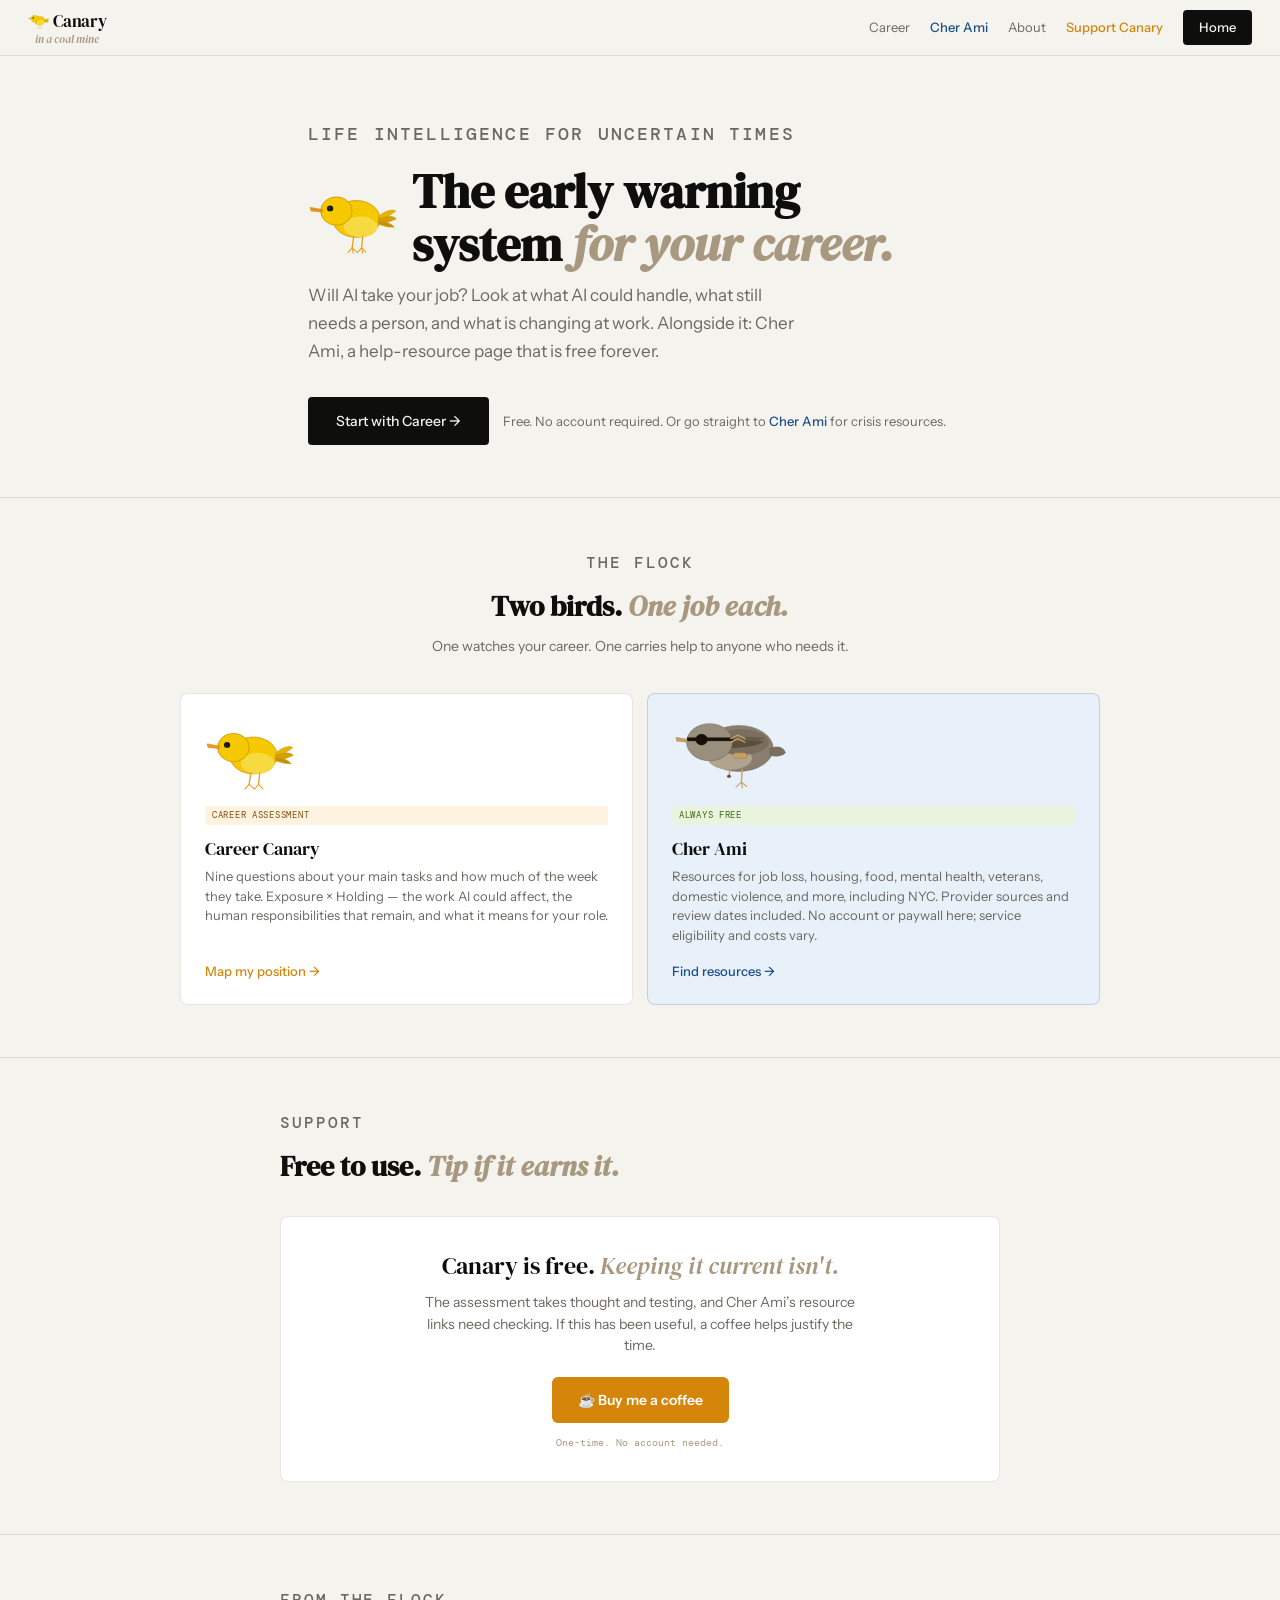
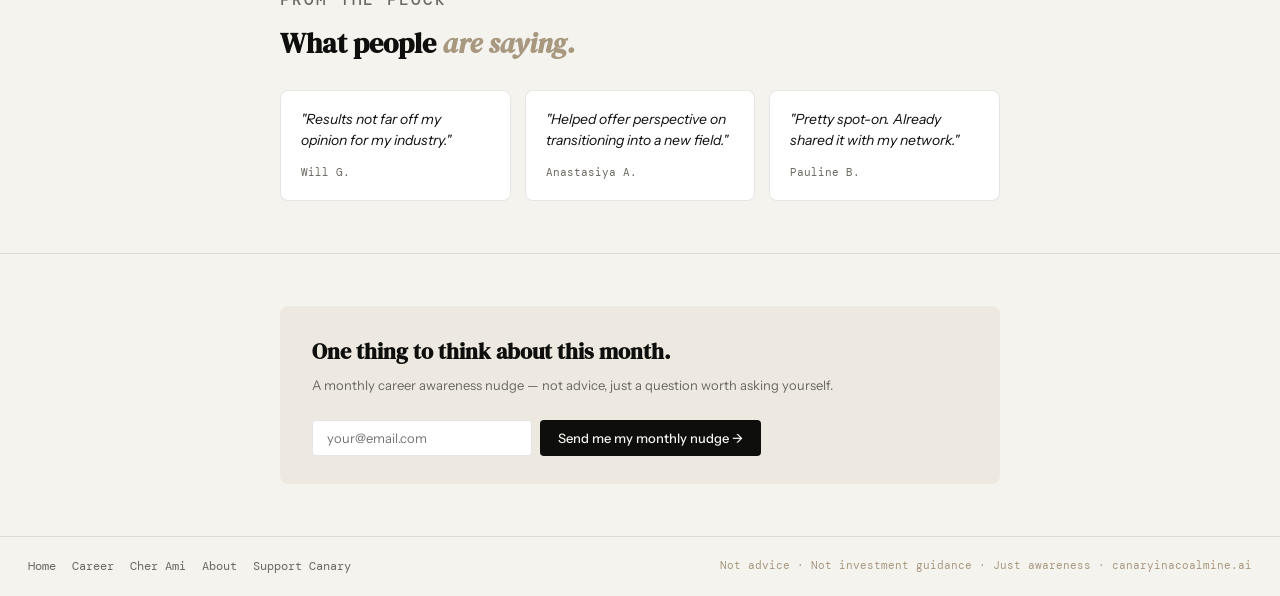
<file: index.html>
<!DOCTYPE html>
<html lang="en">
<head>
<meta charset="UTF-8">
<meta name="viewport" content="width=device-width, initial-scale=1.0">
<title>Canary in a Coal Mine — Is Your Job at Risk from AI?</title>
<meta name="description" content="A free assessment of how AI could affect your work, plus practical help resources. The early warning system for your career.">
<meta property="og:type" content="website">
<meta property="og:title" content="Canary in a Coal Mine — Is Your Job at Risk from AI?">
<meta property="og:description" content="A free assessment of how AI could affect your work, plus practical help resources. The early warning system for your career.">
<meta property="og:url" content="https://canaryinacoalmine.ai/">
<meta property="og:image" content="https://canaryinacoalmine.ai/og-image.png">
<meta name="twitter:card" content="summary_large_image">
<meta name="twitter:title" content="Canary in a Coal Mine — Is Your Job at Risk from AI?">
<meta name="twitter:description" content="A free assessment of how AI could affect your work, plus practical help resources. The early warning system for your career.">
<meta name="twitter:image" content="https://canaryinacoalmine.ai/og-image.png">
<link rel="preconnect" href="https://fonts.googleapis.com">
<link rel="preconnect" href="https://fonts.gstatic.com" crossorigin>
<link href="https://fonts.googleapis.com/css2?family=DM+Serif+Display:ital@0;1&family=Instrument+Sans:wght@400;500;600&family=DM+Mono:wght@400;500&display=swap" rel="stylesheet">
<style>
:root{--black:#0e0e0c;--off-white:#f5f3ee;--cream:#ede9e0;--amber:#d4850a;--amber-light:#fdf3e0;--muted:#6b6860;--border:rgba(14,14,12,0.1);--blue:#1a4f8a;--blue-light:#e8f0fa;--green:#2d7a3a;--red:#c0392b;--stone:#a89880;}
*,*::before,*::after{box-sizing:border-box;margin:0;padding:0;}
body{background:var(--off-white);color:var(--black);font-family:'Instrument Sans',sans-serif;line-height:1.6;}
a{color:inherit;text-decoration:none;}
nav{background:var(--off-white);border-bottom:1px solid var(--border);padding:0 28px;display:flex;align-items:center;justify-content:space-between;height:56px;position:sticky;top:0;z-index:100;}
.logo-wrap{display:flex;flex-direction:column;gap:1px;line-height:1;align-items:center;}
.logo-top{font-family:'DM Serif Display',serif;font-size:17px;color:var(--black);letter-spacing:-.01em;}
.logo-sub{font-family:'DM Serif Display',serif;font-style:italic;font-size:11px;color:var(--stone);}
.nav-links{display:flex;align-items:center;gap:20px;font-size:13px;color:var(--muted);}
.nav-links a:hover{color:var(--black);}
.nav-links a.blue{color:var(--blue);font-weight:500;}
.nav-links a.nav-support{color:var(--amber);font-weight:500;}
.nav-links a.nav-support:hover{color:#b8730a;}
.nav-btn{background:var(--black);color:var(--off-white);padding:7px 16px;border-radius:4px;font-size:13px;font-weight:500;}
.nav-btn:hover{background:#2a2a28;color:var(--off-white);}

/* HERO */
.hero{max-width:720px;margin:0 auto;padding:64px 28px 52px;}
.hero-eyebrow{font-family:'DM Mono',monospace;font-size:18px;letter-spacing:.12em;text-transform:uppercase;color:var(--muted);margin-bottom:16px;font-weight:500;}
.hero-title{font-family:'DM Serif Display',serif;font-size:48px;line-height:1.1;color:var(--black);margin-bottom:16px;}
.hero-title em{font-style:italic;color:var(--stone);}
.hero-sub{font-size:17px;color:var(--muted);line-height:1.65;max-width:500px;margin-bottom:32px;}
.hero-cta-row{display:flex;align-items:center;gap:14px;flex-wrap:wrap;}
.cta-primary{background:var(--black);color:var(--off-white);padding:13px 28px;border-radius:4px;font-size:14px;font-weight:500;}
.cta-primary:hover{background:#2a2a28;color:var(--off-white);}
.cta-secondary{font-size:13px;color:var(--muted);}
.cta-secondary a{color:var(--blue);font-weight:500;}

/* FLOCK */
.flock-section{border-top:1px solid var(--border);padding:52px 28px;}
.flock-label{font-family:'DM Mono',monospace;font-size:16px;text-transform:uppercase;letter-spacing:.12em;color:var(--muted);margin-bottom:8px;text-align:center;font-weight:500;}
.flock-headline{font-family:'DM Serif Display',serif;font-size:28px;text-align:center;margin-bottom:6px;}
.flock-headline em{font-style:italic;color:var(--stone);}
.flock-sub{font-size:14px;color:var(--muted);text-align:center;margin-bottom:36px;}
.flock-grid{display:grid;grid-template-columns:repeat(auto-fit,minmax(280px,1fr));gap:14px;max-width:920px;margin:0 auto;}
.bird-card{background:#fff;border:1px solid var(--border);border-radius:8px;padding:22px 24px;display:flex;flex-direction:column;}
.bird-card.blue-card{border-color:rgba(26,79,138,.2);background:var(--blue-light);}
.bird-icon{margin-bottom:12px;display:flex;align-items:flex-end;height:78px;}
.bird-name{font-family:'DM Serif Display',serif;font-size:18px;margin-bottom:4px;}
.bird-desc{font-size:13px;color:var(--muted);line-height:1.5;flex:1;margin-bottom:16px;}
.bird-link{font-size:13px;font-weight:500;color:var(--amber);}
.bird-link.blue-link{color:var(--blue);}
.bird-link:hover{text-decoration:underline;}
.bird-tag{font-family:'DM Mono',monospace;font-size:9px;text-transform:uppercase;letter-spacing:.08em;padding:2px 7px;border-radius:3px;margin-bottom:10px;display:inline-block;}
.tag-amber{background:var(--amber-light);color:#854f0b;}
.tag-blue{background:var(--blue-light);color:#0c447c;}
.tag-free{background:#eaf3de;color:#3b6d11;}

/* INTEL SECTION ON HOMEPAGE */
.home-intel{border-top:1px solid var(--border);padding:52px 28px;}
.home-intel-inner{max-width:720px;margin:0 auto;}
.section-label{font-family:'DM Mono',monospace;font-size:16px;text-transform:uppercase;letter-spacing:.12em;color:var(--muted);margin-bottom:8px;font-weight:500;}
.section-headline{font-family:'DM Serif Display',serif;font-size:28px;margin-bottom:6px;}
.section-headline em{font-style:italic;color:var(--stone);}
.section-sub{font-size:14px;color:var(--muted);margin-bottom:24px;}
.intel-grid{display:grid;grid-template-columns:1fr 1fr;gap:10px;}
@media(max-width:600px){.intel-grid{grid-template-columns:1fr;}}
.icard{background:#fff;border:1px solid var(--border);border-radius:8px;padding:16px 18px;}
.icard-top{display:flex;align-items:flex-start;justify-content:space-between;margin-bottom:8px;gap:8px;}
.icard-topic{font-family:'DM Mono',monospace;font-size:9px;letter-spacing:.1em;text-transform:uppercase;color:var(--muted);}
.pill{font-family:'DM Mono',monospace;font-size:9px;padding:2px 7px;border-radius:3px;font-weight:500;white-space:nowrap;flex-shrink:0;}
.pill-red{background:#fce8e8;color:#a32d2d;}
.pill-amber{background:#faeeda;color:#854f0b;}
.pill-green{background:#eaf3de;color:#3b6d11;}
.pill-blue{background:#e6f1fb;color:#0c447c;}
.icard-headline{font-size:13px;font-weight:500;color:var(--black);line-height:1.35;margin-bottom:6px;}
.icard-body{font-size:12px;color:var(--muted);line-height:1.5;}
.icard-divider{height:1px;background:var(--border);margin:10px 0;}
.irow{display:flex;align-items:baseline;gap:5px;font-size:11.5px;color:var(--muted);margin-top:5px;line-height:1.4;}
.rr{font-family:'DM Mono',monospace;font-size:10px;color:var(--red);flex-shrink:0;}
.rg{font-family:'DM Mono',monospace;font-size:10px;color:var(--green);flex-shrink:0;}
.ra{font-family:'DM Mono',monospace;font-size:10px;color:var(--amber);flex-shrink:0;}
.intel-note{font-family:'DM Mono',monospace;font-size:10px;color:var(--stone);margin-top:10px;}

/* SUPPORT */
.pricing-section{border-top:1px solid var(--border);padding:52px 28px;}
.pricing-inner{max-width:720px;margin:0 auto;}
/* Coffee card — primary CTA */
.coffee-card{background:#fff;border:1px solid var(--border);border-radius:8px;padding:30px 28px;margin-top:28px;text-align:center;}
.coffee-head{font-family:'DM Serif Display',serif;font-size:24px;margin-bottom:6px;}
.coffee-head em{font-style:italic;color:var(--stone);}
.coffee-sub{font-size:14px;color:var(--muted);line-height:1.55;max-width:440px;margin:0 auto 20px;}
.coffee-btn{display:inline-block;background:var(--amber);color:#fff;font-weight:600;font-size:14px;padding:12px 26px;border-radius:6px;}
.coffee-btn:hover{background:#b8730a;}
.coffee-micro{font-family:'DM Mono',monospace;font-size:10px;color:var(--stone);margin-top:12px;}


/* TESTIMONIALS */
.testimonials{border-top:1px solid var(--border);padding:52px 28px;}
.testimonials-inner{max-width:720px;margin:0 auto;}
.testi-grid{display:grid;grid-template-columns:repeat(3,1fr);gap:14px;margin-top:24px;}
@media(max-width:600px){.testi-grid{grid-template-columns:1fr;}}
.testi-card{background:#fff;border:1px solid var(--border);border-radius:8px;padding:18px 20px;}
.testi-quote{font-size:14px;color:var(--black);line-height:1.55;margin-bottom:12px;font-style:italic;}
.testi-name{font-family:'DM Mono',monospace;font-size:11px;color:var(--muted);}

/* EMAIL */
.email-section{border-top:1px solid var(--border);padding:52px 28px;}
.email-inner{max-width:720px;margin:0 auto;}
.email-box{background:var(--cream);border-radius:8px;padding:28px 32px;display:flex;align-items:center;justify-content:space-between;gap:24px;flex-wrap:wrap;}
.email-copy h3{font-family:'DM Serif Display',serif;font-size:22px;margin-bottom:6px;}
.email-copy p{font-size:13px;color:var(--muted);}
.email-form{display:flex;gap:8px;flex-shrink:0;}
.email-input{padding:9px 14px;border:1px solid var(--border);border-radius:4px;font-size:13px;font-family:'Instrument Sans',sans-serif;background:#fff;width:220px;}
.email-submit{padding:9px 18px;background:var(--black);color:var(--off-white);border:none;border-radius:4px;font-size:13px;font-weight:500;font-family:'Instrument Sans',sans-serif;cursor:pointer;white-space:nowrap;}

footer{border-top:1px solid var(--border);padding:20px 28px;display:flex;justify-content:space-between;align-items:center;flex-wrap:wrap;gap:8px;}
.footer-links{display:flex;gap:16px;font-size:12px;color:var(--muted);font-family:'DM Mono',monospace;}
.footer-links a{color:var(--muted);}
.footer-links a:hover{color:var(--black);}
.footer-note{font-size:11px;color:var(--stone);font-family:'DM Mono',monospace;}

.title-row { display: flex; align-items: flex-start; gap: 12px; margin-bottom: 10px; }
.title-row h1 { margin-bottom: 0; }

/* mobile nav */
.logo-top{white-space:nowrap;display:inline-flex;align-items:center;}
.nav-links a{white-space:nowrap;}
@media(max-width:680px){
  nav{padding:0 14px;}
  .logo-sub{display:none;}
  .nav-links{gap:12px;font-size:12px;overflow-x:auto;}
  .nav-btn{display:none;}
}

.nav-links{scrollbar-width:none;-ms-overflow-style:none;}
.nav-links::-webkit-scrollbar{display:none;}
</style>
</head>
<body>

<nav>
  <a href="/" class="logo-wrap">
    <span class="logo-top"><svg width="22" height="22" viewBox="58 60 175 123" xmlns="http://www.w3.org/2000/svg" style="display:inline-block;vertical-align:middle;margin-right:3px"><ellipse cx="150" cy="110" rx="45" ry="35" fill="#f5c800" stroke="#c8960a" stroke-width="1.5"/><ellipse cx="158" cy="125" rx="32" ry="20" fill="#f7d940" stroke="none"/><path d="M192 105 Q215 88 225 95 Q210 108 192 112Z" fill="#e8b400" stroke="#c8960a" stroke-width="1"/><path d="M192 110 Q218 100 226 110 Q210 118 192 118Z" fill="#d4a000" stroke="#c8960a" stroke-width="1"/><path d="M192 115 Q215 115 222 126 Q208 126 192 120Z" fill="#c89000" stroke="#c8960a" stroke-width="1"/><ellipse cx="112" cy="95" rx="30" ry="27" fill="#f5c800" stroke="#c8960a" stroke-width="1.5"/><path d="M85 92 L62 88 L64 95 L85 97Z" fill="#e8a020" stroke="#c8760a" stroke-width="1"/><ellipse cx="100" cy="90" rx="6" ry="5.5" fill="#1a1a18"/><line x1="145" y1="143" x2="142" y2="165" stroke="#e8a020" stroke-width="2.5" stroke-linecap="round"/><line x1="142" y1="165" x2="134" y2="174" stroke="#e8a020" stroke-width="2" stroke-linecap="round"/><line x1="142" y1="165" x2="151" y2="173" stroke="#e8a020" stroke-width="2" stroke-linecap="round"/><line x1="162" y1="143" x2="160" y2="165" stroke="#e8a020" stroke-width="2.5" stroke-linecap="round"/><line x1="160" y1="165" x2="152" y2="174" stroke="#e8a020" stroke-width="2" stroke-linecap="round"/><line x1="160" y1="165" x2="168" y2="173" stroke="#e8a020" stroke-width="2" stroke-linecap="round"/></svg>Canary</span>
    <span class="logo-sub">in a coal mine</span>
  </a>
  <div class="nav-links">
    <a href="/career">Career</a>
    <a href="/pigeon" class="blue">Cher Ami</a>
    <a href="/about">About</a>
    <a href="/support" class="nav-support">Support Canary</a>
    <a href="/" class="nav-btn">Home</a>
  </div>
</nav>

<div class="hero">
  <div class="hero-eyebrow">Life intelligence for uncertain times</div>
  <div class="title-row"><svg width="92" height="92" viewBox="58 60 175 123" xmlns="http://www.w3.org/2000/svg" style="flex-shrink:0;margin-top:14px"><ellipse cx="150" cy="110" rx="45" ry="35" fill="#f5c800" stroke="#c8960a" stroke-width="1.5"/><ellipse cx="158" cy="125" rx="32" ry="20" fill="#f7d940" stroke="none"/><path d="M192 105 Q215 88 225 95 Q210 108 192 112Z" fill="#e8b400" stroke="#c8960a" stroke-width="1"/><path d="M192 110 Q218 100 226 110 Q210 118 192 118Z" fill="#d4a000" stroke="#c8960a" stroke-width="1"/><path d="M192 115 Q215 115 222 126 Q208 126 192 120Z" fill="#c89000" stroke="#c8960a" stroke-width="1"/><ellipse cx="112" cy="95" rx="30" ry="27" fill="#f5c800" stroke="#c8960a" stroke-width="1.5"/><path d="M85 92 L62 88 L64 95 L85 97Z" fill="#e8a020" stroke="#c8760a" stroke-width="1"/><line x1="85" y1="94" x2="64" y2="91" stroke="#c8760a" stroke-width="0.8"/><ellipse cx="100" cy="90" rx="6" ry="5.5" fill="#1a1a18"/><ellipse cx="99" cy="89" rx="2" ry="1.5" fill="#3a3a38"/><line x1="145" y1="143" x2="142" y2="165" stroke="#e8a020" stroke-width="2.5" stroke-linecap="round"/><line x1="142" y1="165" x2="134" y2="174" stroke="#e8a020" stroke-width="2" stroke-linecap="round"/><line x1="142" y1="165" x2="144" y2="175" stroke="#e8a020" stroke-width="2" stroke-linecap="round"/><line x1="142" y1="165" x2="151" y2="173" stroke="#e8a020" stroke-width="2" stroke-linecap="round"/><line x1="162" y1="143" x2="160" y2="165" stroke="#e8a020" stroke-width="2.5" stroke-linecap="round"/><line x1="160" y1="165" x2="152" y2="174" stroke="#e8a020" stroke-width="2" stroke-linecap="round"/><line x1="160" y1="165" x2="162" y2="175" stroke="#e8a020" stroke-width="2" stroke-linecap="round"/><line x1="160" y1="165" x2="168" y2="173" stroke="#e8a020" stroke-width="2" stroke-linecap="round"/></svg><h1 class="hero-title">The early warning<br>system <em>for your career.</em></h1></div>
  <p class="hero-sub">Will AI take your job? Look at what AI could handle, what still needs a person, and what is changing at work. Alongside it: Cher Ami, a help-resource page that is free forever.</p>
  <div class="hero-cta-row">
    <a href="/career" class="cta-primary">Start with Career →</a>
    <div class="cta-secondary">Free. No account required. Or go straight to <a href="/pigeon">Cher Ami</a> for crisis resources.</div>
  </div>
</div>

<div class="flock-section">
  <div class="flock-label">The flock</div>
  <h2 class="flock-headline">Two birds. <em>One job each.</em></h2>
  <p class="flock-sub">One watches your career. One carries help to anyone who needs it.</p>
  <div class="flock-grid">
    <div class="bird-card">
      <div class="bird-icon"><svg width="92" height="65" viewBox="58 60 175 123" xmlns="http://www.w3.org/2000/svg" style="display:inline-block;vertical-align:middle;margin-right:3px"><ellipse cx="150" cy="110" rx="45" ry="35" fill="#f5c800" stroke="#c8960a" stroke-width="1.5"/><ellipse cx="158" cy="125" rx="32" ry="20" fill="#f7d940" stroke="none"/><path d="M192 105 Q215 88 225 95 Q210 108 192 112Z" fill="#e8b400" stroke="#c8960a" stroke-width="1"/><path d="M192 110 Q218 100 226 110 Q210 118 192 118Z" fill="#d4a000" stroke="#c8960a" stroke-width="1"/><path d="M192 115 Q215 115 222 126 Q208 126 192 120Z" fill="#c89000" stroke="#c8960a" stroke-width="1"/><ellipse cx="112" cy="95" rx="30" ry="27" fill="#f5c800" stroke="#c8960a" stroke-width="1.5"/><path d="M85 92 L62 88 L64 95 L85 97Z" fill="#e8a020" stroke="#c8760a" stroke-width="1"/><ellipse cx="100" cy="90" rx="6" ry="5.5" fill="#1a1a18"/><line x1="145" y1="143" x2="142" y2="165" stroke="#e8a020" stroke-width="2.5" stroke-linecap="round"/><line x1="142" y1="165" x2="134" y2="174" stroke="#e8a020" stroke-width="2" stroke-linecap="round"/><line x1="142" y1="165" x2="151" y2="173" stroke="#e8a020" stroke-width="2" stroke-linecap="round"/><line x1="162" y1="143" x2="160" y2="165" stroke="#e8a020" stroke-width="2.5" stroke-linecap="round"/><line x1="160" y1="165" x2="152" y2="174" stroke="#e8a020" stroke-width="2" stroke-linecap="round"/><line x1="160" y1="165" x2="168" y2="173" stroke="#e8a020" stroke-width="2" stroke-linecap="round"/></svg></div>
      <div class="bird-tag tag-amber">Career assessment</div>
      <div class="bird-name">Career Canary</div>
      <div class="bird-desc">Nine questions about your main tasks and how much of the week they take. Exposure × Holding — the work AI could affect, the human responsibilities that remain, and what it means for your role.</div>
      <a href="/career" class="bird-link">Map my position →</a>
    </div>
    <div class="bird-card blue-card">
      <div class="bird-icon"><svg width="118" height="73" viewBox="210 130 265 165" xmlns="http://www.w3.org/2000/svg" style="display:inline-block;vertical-align:middle;margin-right:3px"><ellipse cx="360" cy="192" rx="78" ry="52" fill="#8a7e6e" stroke="#6b5c4a" stroke-width="1"/><ellipse cx="340" cy="214" rx="50" ry="26" fill="#b0a48e" stroke="none"/><ellipse cx="365" cy="178" rx="62" ry="28" fill="#7a6e5e" stroke="#6b5c4a" stroke-width="0.8"/><path d="M310 183 Q338 160 420 168 Q396 184 310 183Z" fill="#6b5c4a"/><path d="M312 191 Q341 170 418 176 Q394 193 312 191Z" fill="#5c4e3e"/><path d="M320 180 Q350 164 405 169" fill="none" stroke="#5a4e3e" stroke-width="0.7"/><path d="M318 186 Q348 171 407 176" fill="none" stroke="#5a4e3e" stroke-width="0.7"/><path d="M430 192 Q458 181 466 202 Q455 213 430 208Z" fill="#7a6e5e" stroke="#6b5c4a" stroke-width="0.8"/><ellipse cx="294" cy="178" rx="52" ry="42" fill="#9a8e7c" stroke="#6b5c4a" stroke-width="1"/><ellipse cx="294" cy="178" rx="50" ry="40" fill="#9a8e7c" stroke="none"/><path d="M246 172 L218 167 L220 176 L246 178 Z" fill="#c8a060" stroke="#9a7040" stroke-width="0.8"/><ellipse cx="276" cy="172" rx="13" ry="12" fill="#1a1208" stroke="#0a0800" stroke-width="1.5"/><rect x="244" y="168" width="102" height="7" rx="0" fill="#1a1208" stroke="#0a0800" stroke-width="0.8"/><path d="M342 170 L358 162 L374 170" fill="none" stroke="#c8a060" stroke-width="3" stroke-linecap="round" stroke-linejoin="round"/><path d="M342 178 L358 170 L374 178" fill="none" stroke="#c8a060" stroke-width="3" stroke-linecap="round" stroke-linejoin="round"/><rect x="348" y="202" width="30" height="12" rx="5" fill="#c8a060" stroke="#9a7040" stroke-width="1"/><line x1="368" y1="240" x2="366" y2="268" stroke="#c8a060" stroke-width="3" stroke-linecap="round"/><line x1="366" y1="268" x2="354" y2="279" stroke="#c8a060" stroke-width="2.5" stroke-linecap="round"/><line x1="366" y1="268" x2="368" y2="281" stroke="#c8a060" stroke-width="2.5" stroke-linecap="round"/><line x1="366" y1="268" x2="378" y2="278" stroke="#c8a060" stroke-width="2.5" stroke-linecap="round"/><line x1="340" y1="240" x2="338" y2="254" stroke="#c8a060" stroke-width="3" stroke-linecap="round"/><ellipse cx="338" cy="255" rx="4" ry="3" fill="#8a4040" stroke="#6a2020" stroke-width="0.8"/></svg></div>
      <div class="bird-tag tag-free">Always free</div>
      <div class="bird-name">Cher Ami</div>
      <div class="bird-desc">Resources for job loss, housing, food, mental health, veterans, domestic violence, and more, including NYC. Provider sources and review dates included. No account or paywall here; service eligibility and costs vary.</div>
      <a href="/pigeon" class="bird-link blue-link">Find resources →</a>
    </div>
  </div>
</div>

<!-- SUPPORT -->
<div class="pricing-section">
  <div class="pricing-inner">
    <div class="section-label">Support</div>
    <h2 class="section-headline">Free to use. <em>Tip if it earns it.</em></h2>

    <div class="coffee-card">
      <div class="coffee-head">Canary is free. <em>Keeping it current isn't.</em></div>
      <div class="coffee-sub">The assessment takes thought and testing, and Cher Ami’s resource links need checking. If this has been useful, a coffee helps justify the time.</div>
      <a class="coffee-btn" href="https://www.buymeacoffee.com/jimcantrell2" target="_blank" rel="noopener">☕ Buy me a coffee</a>
      <div class="coffee-micro">One-time. No account needed.</div>
    </div>

  </div>
</div>

<!-- TESTIMONIALS -->
<div class="testimonials">
  <div class="testimonials-inner">
    <div class="section-label">From the flock</div>
    <h2 class="section-headline">What people <em>are saying.</em></h2>
    <div class="testi-grid">
      <div class="testi-card">
        <div class="testi-quote">"Results not far off my opinion for my industry."</div>
        <div class="testi-name">Will G.</div>
      </div>
      <div class="testi-card">
        <div class="testi-quote">"Helped offer perspective on transitioning into a new field."</div>
        <div class="testi-name">Anastasiya A.</div>
      </div>
      <div class="testi-card">
        <div class="testi-quote">"Pretty spot-on. Already shared it with my network."</div>
        <div class="testi-name">Pauline B.</div>
      </div>
    </div>
  </div>
</div>

<!-- EMAIL -->
<div class="email-section">
  <div class="email-inner">
    <div class="email-box">
      <div class="email-copy">
        <h3>One thing to think about this month.</h3>
        <p>A monthly career awareness nudge — not advice, just a question worth asking yourself.</p>
      </div>
      <form class="email-form" action="https://canaryinacoalmine.us9.list-manage.com/subscribe/post?u=b7808ba80769041231277d503&id=9cd2e5fe8b&f_id=000f16e1f0" method="post" target="_blank">
        <div style="position:absolute;left:-5000px;" aria-hidden="true">
          <input type="text" name="b_b7808ba80769041231277d503_9cd2e5fe8b" tabindex="-1" value="">
        </div>
        <input class="email-input" type="email" name="EMAIL" placeholder="your@email.com" required>
        <button class="email-submit" type="submit">Send me my monthly nudge →</button>
      </form>
    </div>
  </div>
</div>

<footer>
  <div class="footer-links">
    <a href="/">Home</a>
    <a href="/career">Career</a>
    <a href="/pigeon">Cher Ami</a><a href="/about">About</a><a href="/support">Support Canary</a>
  </div>
  <div class="footer-note">Not advice · Not investment guidance · Just awareness · canaryinacoalmine.ai</div>
</footer>

</body>
</html>
</file>
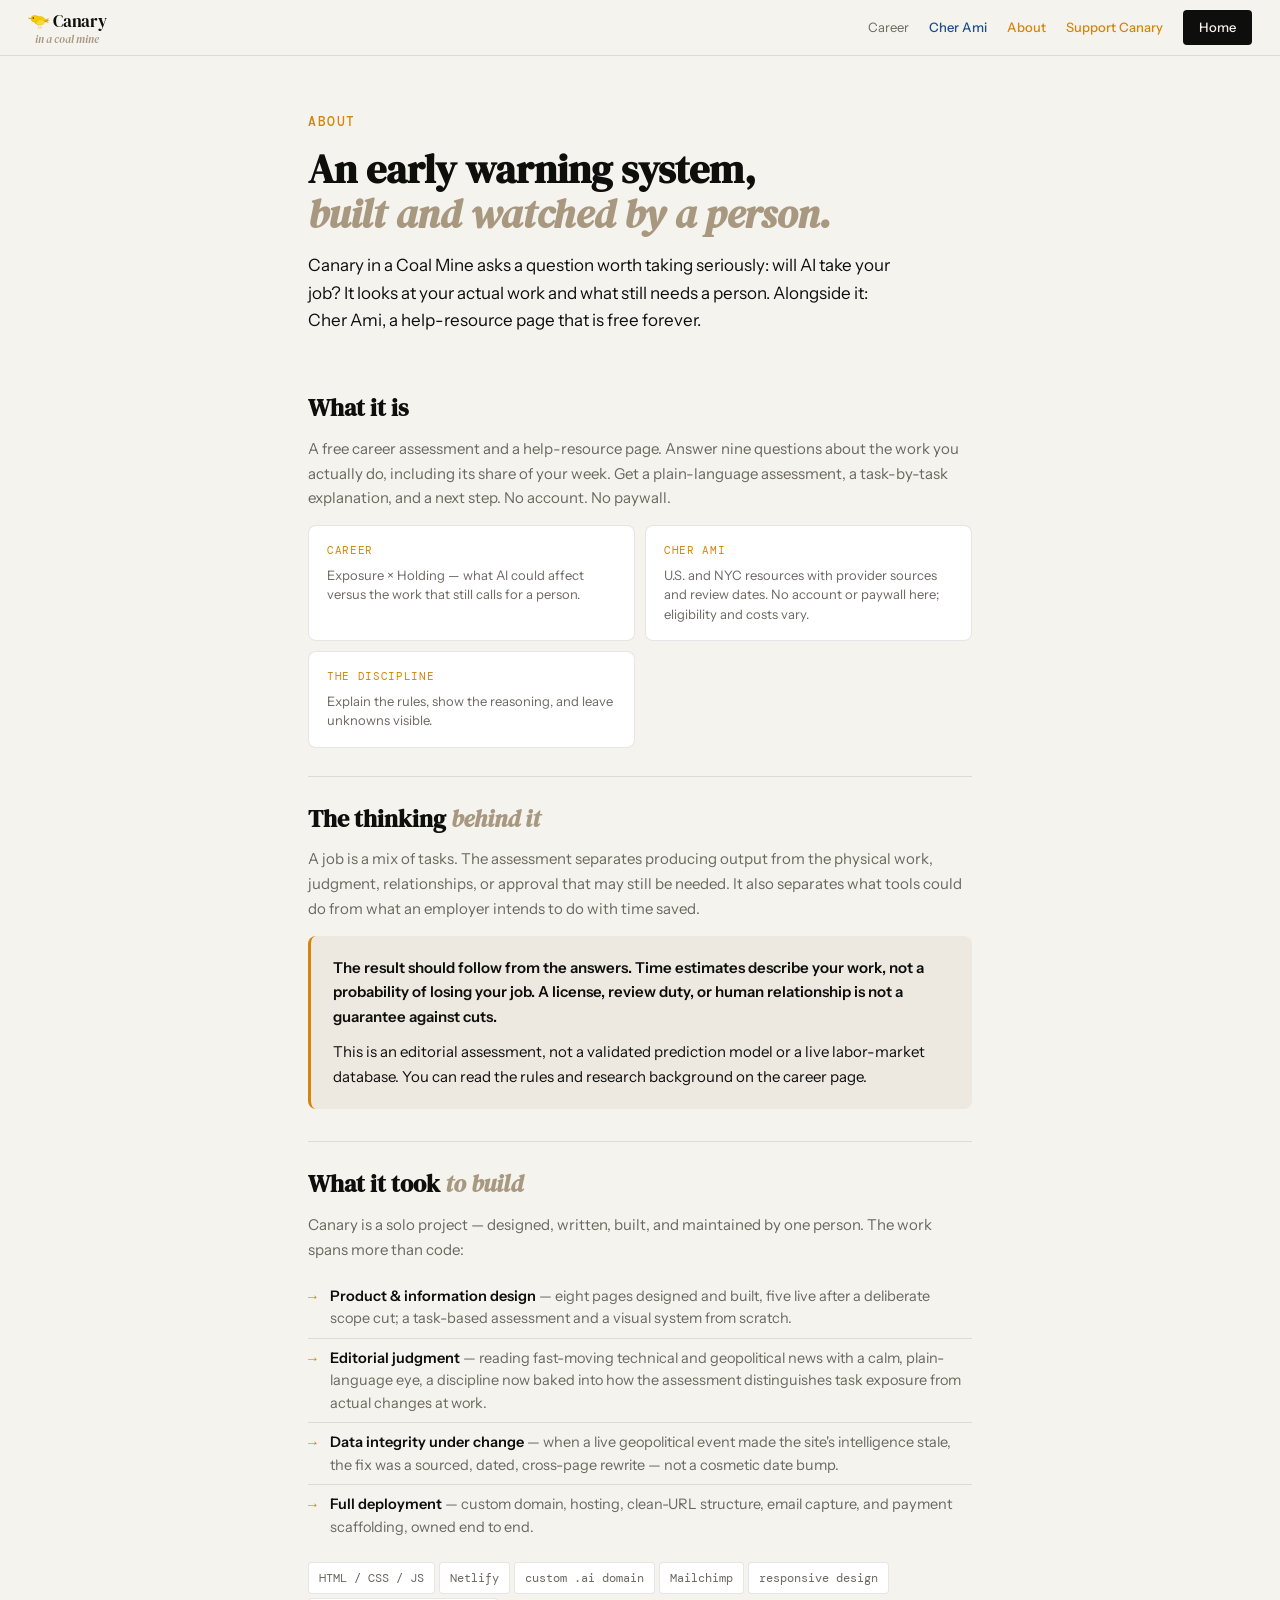
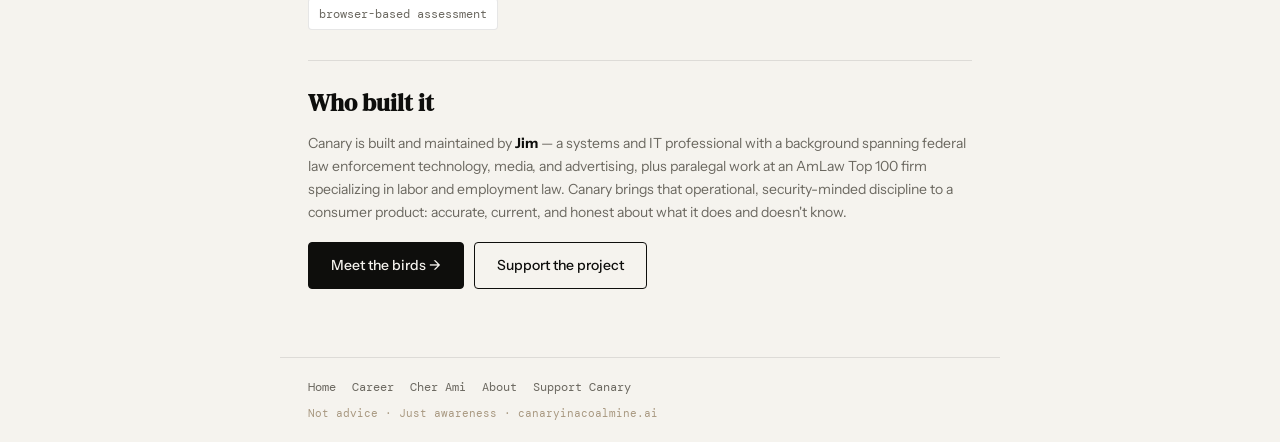
<file: about/index.html>
<!DOCTYPE html>
<html lang="en">
<head>
<meta charset="UTF-8">
<meta name="viewport" content="width=device-width, initial-scale=1.0">
<title>About Canary in a Coal Mine — Career Intelligence</title>
<meta name="description" content="What Canary in a Coal Mine is, the thinking behind it, and who built it: source every claim, date everything.">
<meta property="og:type" content="website">
<meta property="og:title" content="About Canary in a Coal Mine — Career Intelligence">
<meta property="og:description" content="What Canary in a Coal Mine is, the thinking behind it, and who built it: source every claim, date everything.">
<meta property="og:url" content="https://canaryinacoalmine.ai/about/">
<meta property="og:image" content="https://canaryinacoalmine.ai/og-image.png">
<meta name="twitter:card" content="summary_large_image">
<meta name="twitter:title" content="About Canary in a Coal Mine — Career Intelligence">
<meta name="twitter:description" content="What Canary in a Coal Mine is, the thinking behind it, and who built it: source every claim, date everything.">
<meta name="twitter:image" content="https://canaryinacoalmine.ai/og-image.png">
<link rel="preconnect" href="https://fonts.googleapis.com">
<link rel="preconnect" href="https://fonts.gstatic.com" crossorigin>
<link href="https://fonts.googleapis.com/css2?family=DM+Serif+Display:ital@0;1&family=Instrument+Sans:wght@400;500;600&family=DM+Mono:wght@400;500&display=swap" rel="stylesheet">
<style>
:root{--black:#0e0e0c;--off-white:#f5f3ee;--cream:#ede9e0;--amber:#d4850a;--amber-light:#fdf3e0;--muted:#6b6860;--border:rgba(14,14,12,0.1);--blue:#1a4f8a;--green:#2d7a3a;--stone:#a89880;}
*,*::before,*::after{box-sizing:border-box;margin:0;padding:0;}
body{background:var(--off-white);color:var(--black);font-family:'Instrument Sans',sans-serif;line-height:1.6;}
a{color:inherit;text-decoration:none;}
nav{background:var(--off-white);border-bottom:1px solid var(--border);padding:0 28px;display:flex;align-items:center;justify-content:space-between;height:56px;position:sticky;top:0;z-index:100;}
.logo-wrap{display:flex;flex-direction:column;gap:1px;line-height:1;align-items:center;}
.logo-top{font-family:'DM Serif Display',serif;font-size:17px;color:var(--black);letter-spacing:-.01em;}
.logo-sub{font-family:'DM Serif Display',serif;font-style:italic;font-size:11px;color:var(--stone);}
.nav-links{display:flex;align-items:center;gap:20px;font-size:13px;color:var(--muted);}
.nav-links a:hover{color:var(--black);}
.nav-links a.active{color:var(--amber);font-weight:500;}
.nav-links a.blue{color:var(--blue);font-weight:500;}
.nav-links a.nav-support{color:var(--amber);font-weight:500;}
.nav-links a.nav-support:hover{color:#b8730a;}
.nav-btn{background:var(--black);color:var(--off-white);padding:7px 16px;border-radius:4px;font-size:13px;font-weight:500;}
.nav-btn:hover{background:#2a2a28;color:var(--off-white);}

.page-header{padding:56px 28px 24px;max-width:720px;margin:0 auto;}
.eyebrow{font-family:'DM Mono',monospace;font-size:13px;letter-spacing:.12em;text-transform:uppercase;color:var(--amber);margin-bottom:14px;font-weight:500;}
.page-title{font-family:'DM Serif Display',serif;font-size:40px;line-height:1.12;margin-bottom:16px;}
.page-title em{font-style:italic;color:var(--stone);}
.lede{font-size:17px;color:var(--black);line-height:1.6;max-width:600px;}
.lede strong{font-weight:600;}

.body-wrap{max-width:720px;margin:0 auto;padding:8px 28px 40px;}
section{padding:28px 0;border-top:1px solid var(--border);}
section:first-of-type{border-top:none;}
h2{font-family:'DM Serif Display',serif;font-size:24px;margin-bottom:14px;line-height:1.2;}
h2 em{font-style:italic;color:var(--stone);}
p{font-size:15px;color:var(--muted);line-height:1.65;margin-bottom:14px;}
p strong{color:var(--black);font-weight:600;}
p:last-child{margin-bottom:0;}

.pillars{display:grid;grid-template-columns:1fr 1fr;gap:10px;margin-top:6px;}
@media(max-width:600px){.pillars{grid-template-columns:1fr;}}
.pillar{background:#fff;border:1px solid var(--border);border-radius:8px;padding:16px 18px;}
.pillar-name{font-family:'DM Mono',monospace;font-size:11px;letter-spacing:.06em;text-transform:uppercase;color:var(--amber);margin-bottom:6px;}
.pillar-desc{font-size:13px;color:var(--muted);line-height:1.5;}

.thesis{background:var(--cream);border-radius:8px;border-left:3px solid var(--amber);padding:20px 22px;margin:4px 0;}
.thesis p{color:var(--black);margin-bottom:10px;}
.thesis p:last-child{margin-bottom:0;}

.lens-row{font-family:'DM Mono',monospace;font-size:12px;color:var(--muted);margin-top:10px;letter-spacing:.03em;}
.lens-row b{color:var(--black);}

.build-list{list-style:none;margin-top:6px;}
.build-list li{font-size:14.5px;color:var(--muted);line-height:1.55;padding:8px 0 8px 22px;position:relative;border-bottom:1px solid var(--border);}
.build-list li:last-child{border-bottom:none;}
.build-list li::before{content:'→';position:absolute;left:0;color:var(--amber);font-family:'DM Mono',monospace;}
.build-list li b{color:var(--black);font-weight:600;}

.stack{font-family:'DM Mono',monospace;font-size:12px;color:var(--muted);line-height:2;margin-top:4px;}
.stack span{display:inline-block;background:#fff;border:1px solid var(--border);border-radius:4px;padding:3px 10px;margin:2px 4px 2px 0;}

.cta-row{display:flex;gap:10px;flex-wrap:wrap;margin-top:18px;}
.cta{font-size:14px;font-weight:500;padding:11px 22px;border-radius:4px;border:1px solid var(--black);}
.cta-primary{background:var(--black);color:var(--off-white);}
.cta-primary:hover{background:#2a2a28;}
.cta-ghost{background:transparent;color:var(--black);}
.cta-ghost:hover{background:var(--cream);}

.byline{font-size:14px;color:var(--muted);margin-top:8px;}
.byline b{color:var(--black);}

footer{border-top:1px solid var(--border);padding:20px 28px;display:flex;justify-content:space-between;align-items:center;flex-wrap:wrap;gap:8px;max-width:720px;margin:0 auto;}
.footer-links{display:flex;gap:16px;font-size:12px;color:var(--muted);font-family:'DM Mono',monospace;}
.footer-links a:hover{color:var(--black);}
.footer-note{font-size:11px;color:var(--stone);font-family:'DM Mono',monospace;}

/* mobile nav */
.logo-top{white-space:nowrap;display:inline-flex;align-items:center;}
.nav-links a{white-space:nowrap;}
@media(max-width:680px){
  nav{padding:0 14px;}
  .logo-sub{display:none;}
  .nav-links{gap:12px;font-size:12px;overflow-x:auto;}
  .nav-btn{display:none;}
}

.nav-links{scrollbar-width:none;-ms-overflow-style:none;}
.nav-links::-webkit-scrollbar{display:none;}
</style>
</head>
<body>
<nav>
  <a class='logo-wrap' href='/'>
    <span class="logo-top"><svg width="22" height="22" viewBox="58 60 175 123" xmlns="http://www.w3.org/2000/svg" style="display:inline-block;vertical-align:middle;margin-right:3px"><ellipse cx="150" cy="110" rx="45" ry="35" fill="#f5c800" stroke="#c8960a" stroke-width="1.5"/><ellipse cx="158" cy="125" rx="32" ry="20" fill="#f7d940" stroke="none"/><path d="M192 105 Q215 88 225 95 Q210 108 192 112Z" fill="#e8b400" stroke="#c8960a" stroke-width="1"/><path d="M192 110 Q218 100 226 110 Q210 118 192 118Z" fill="#d4a000" stroke="#c8960a" stroke-width="1"/><path d="M192 115 Q215 115 222 126 Q208 126 192 120Z" fill="#c89000" stroke="#c8960a" stroke-width="1"/><ellipse cx="112" cy="95" rx="30" ry="27" fill="#f5c800" stroke="#c8960a" stroke-width="1.5"/><path d="M85 92 L62 88 L64 95 L85 97Z" fill="#e8a020" stroke="#c8760a" stroke-width="1"/><ellipse cx="100" cy="90" rx="6" ry="5.5" fill="#1a1a18"/><line x1="145" y1="143" x2="142" y2="165" stroke="#e8a020" stroke-width="2.5" stroke-linecap="round"/><line x1="142" y1="165" x2="134" y2="174" stroke="#e8a020" stroke-width="2" stroke-linecap="round"/><line x1="142" y1="165" x2="151" y2="173" stroke="#e8a020" stroke-width="2" stroke-linecap="round"/><line x1="162" y1="143" x2="160" y2="165" stroke="#e8a020" stroke-width="2.5" stroke-linecap="round"/><line x1="160" y1="165" x2="152" y2="174" stroke="#e8a020" stroke-width="2" stroke-linecap="round"/><line x1="160" y1="165" x2="168" y2="173" stroke="#e8a020" stroke-width="2" stroke-linecap="round"/></svg>Canary</span>
    <span class="logo-sub">in a coal mine</span>
  </a>
  <div class="nav-links">
    <a href='/career'>Career</a>
    <a class='blue' href='/pigeon'>Cher Ami</a>
    <a class='active' href='/about'>About</a>
    <a class='nav-support' href='/support'>Support Canary</a>
    <a class='nav-btn' href='/'>Home</a>
  </div>
</nav>

<div class="page-header">
  <div class="eyebrow">About</div>
  <h1 class="page-title">An early warning system,<br><em>built and watched by a person.</em></h1>
  <p class="lede">Canary in a Coal Mine asks a question worth taking seriously: will AI take your job? It looks at your actual work and what still needs a person. Alongside it: Cher Ami, a help-resource page that is free forever.</p>
</div>

<div class="body-wrap">

  <section>
    <h2>What it is</h2>
    <p>A free career assessment and a help-resource page. Answer nine questions about the work you actually do, including its share of your week. Get a plain-language assessment, a task-by-task explanation, and a next step. No account. No paywall.</p>
    <div class="pillars">
      <div class="pillar"><div class="pillar-name">Career</div><div class="pillar-desc">Exposure × Holding — what AI could affect versus the work that still calls for a person.</div></div>
      <div class="pillar"><div class="pillar-name">Cher Ami</div><div class="pillar-desc">U.S. and NYC resources with provider sources and review dates. No account or paywall here; eligibility and costs vary.</div></div>
      <div class="pillar"><div class="pillar-name">The discipline</div><div class="pillar-desc">Explain the rules, show the reasoning, and leave unknowns visible.</div></div>
    </div>
  </section>

  <section>
    <h2>The thinking <em>behind it</em></h2>
    <p>A job is a mix of tasks. The assessment separates producing output from the physical work, judgment, relationships, or approval that may still be needed. It also separates what tools could do from what an employer intends to do with time saved.</p>
    <div class="thesis">
      <p><strong>The result should follow from the answers. Time estimates describe your work, not a probability of losing your job. A license, review duty, or human relationship is not a guarantee against cuts.</strong></p>
      <p>This is an editorial assessment, not a validated prediction model or a live labor-market database. You can read the rules and research background on the <a href="/career/#method">career page</a>.</p>
    </div>
  </section>

  <section>
    <h2>What it took <em>to build</em></h2>
    <p>Canary is a solo project — designed, written, built, and maintained by one person. The work spans more than code:</p>
    <ul class="build-list">
      <li><b>Product &amp; information design</b> — eight pages designed and built, five live after a deliberate scope cut; a task-based assessment and a visual system from scratch.</li>
      <li><b>Editorial judgment</b> — reading fast-moving technical and geopolitical news with a calm, plain-language eye, a discipline now baked into how the assessment distinguishes task exposure from actual changes at work.</li>
      <li><b>Data integrity under change</b> — when a live geopolitical event made the site's intelligence stale, the fix was a sourced, dated, cross-page rewrite — not a cosmetic date bump.</li>
      <li><b>Full deployment</b> — custom domain, hosting, clean-URL structure, email capture, and payment scaffolding, owned end to end.</li>
    </ul>
    <div class="stack" style="margin-top:14px;">
      <span>HTML / CSS / JS</span><span>Netlify</span><span>custom .ai domain</span><span>Mailchimp</span><span>responsive design</span><span>browser-based assessment</span>
    </div>
  </section>

  <section>
    <h2>Who built it</h2>
    <p class="byline">Canary is built and maintained by <b>Jim</b> — a systems and IT professional with a background spanning federal law enforcement technology, media, and advertising, plus paralegal work at an AmLaw Top 100 firm specializing in labor and employment law. Canary brings that operational, security-minded discipline to a consumer product: accurate, current, and honest about what it does and doesn't know.</p>
    <div class="cta-row">
      <a class="cta cta-primary" href="/">Meet the birds →</a>
      <a class="cta cta-ghost" href="/support">Support the project</a>
    </div>
  </section>

</div>

<footer>
  <div class="footer-links">
    <a href='/'>Home</a><a href='/career'>Career</a><a href='/pigeon'>Cher Ami</a><a href='/about'>About</a><a href='/support'>Support Canary</a>
  </div>
  <div class="footer-note">Not advice · Just awareness · canaryinacoalmine.ai</div>
</footer>
</body>
</html>
</file>
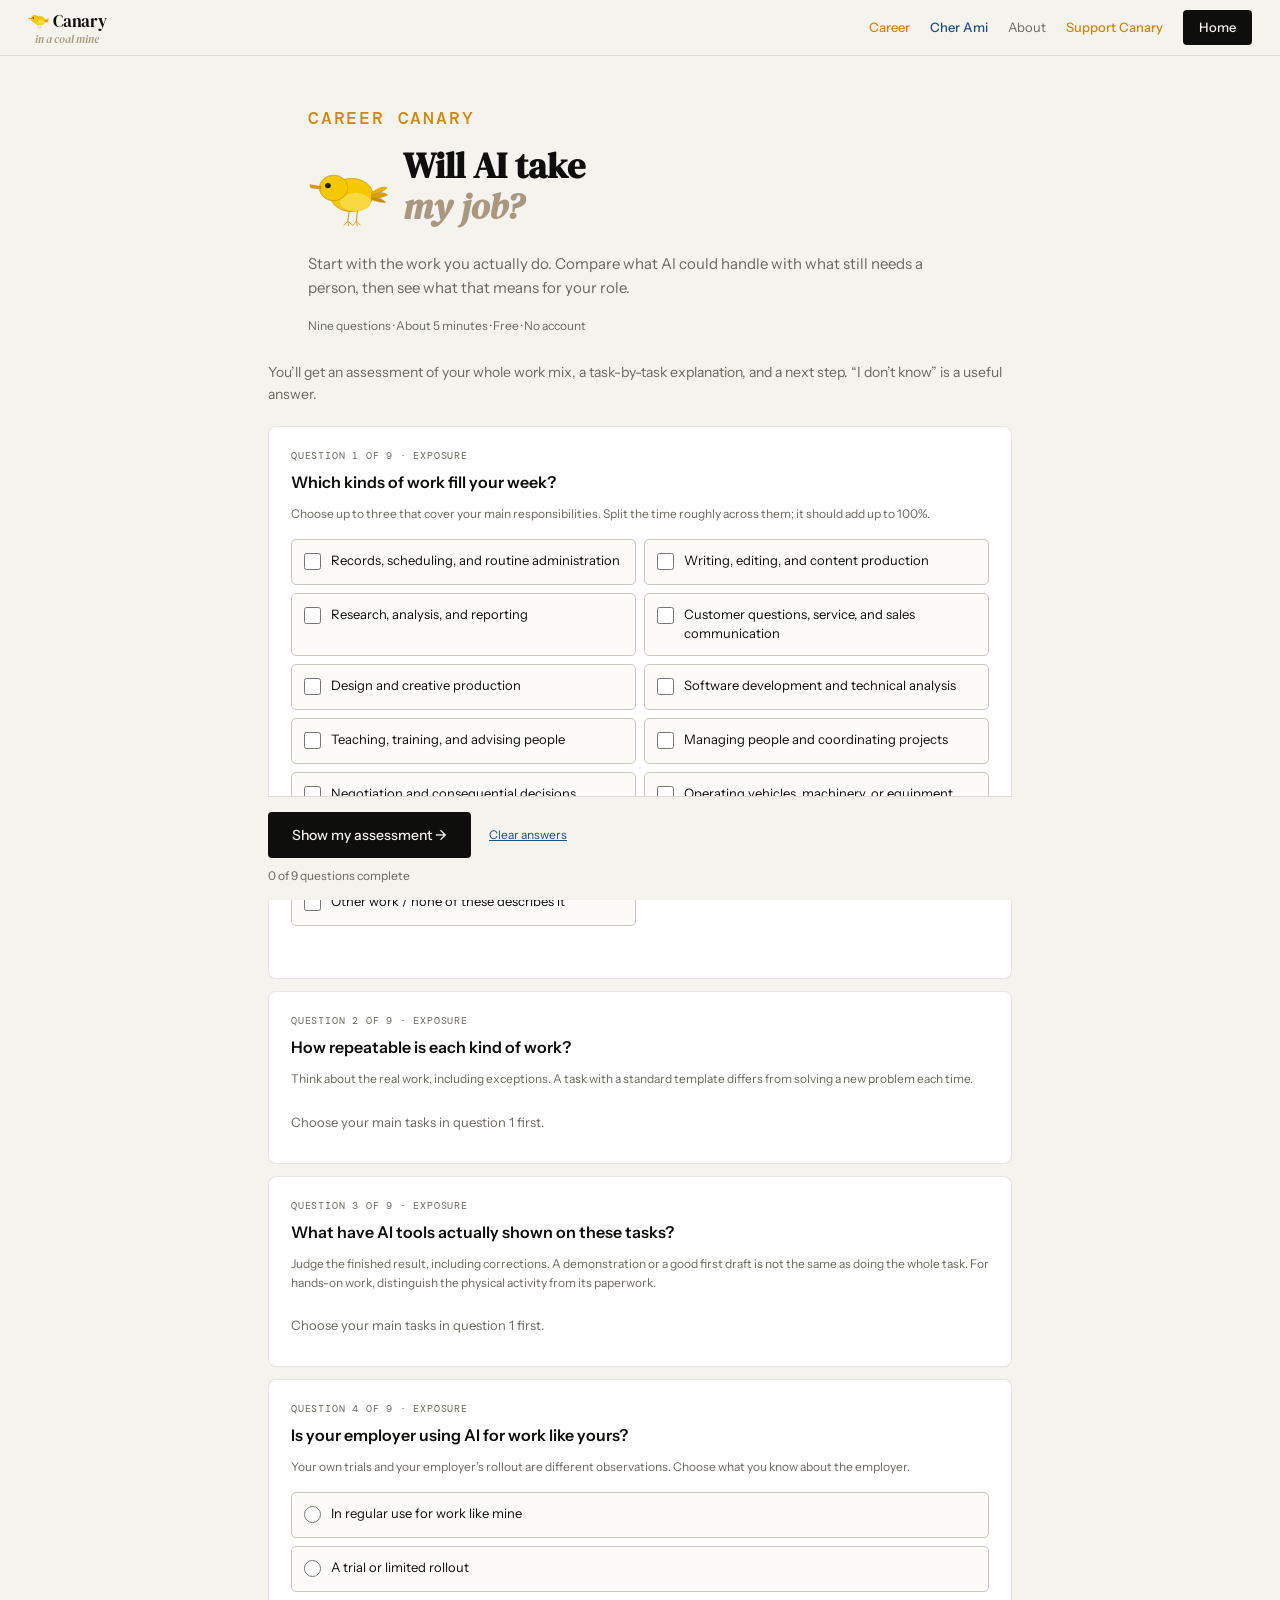
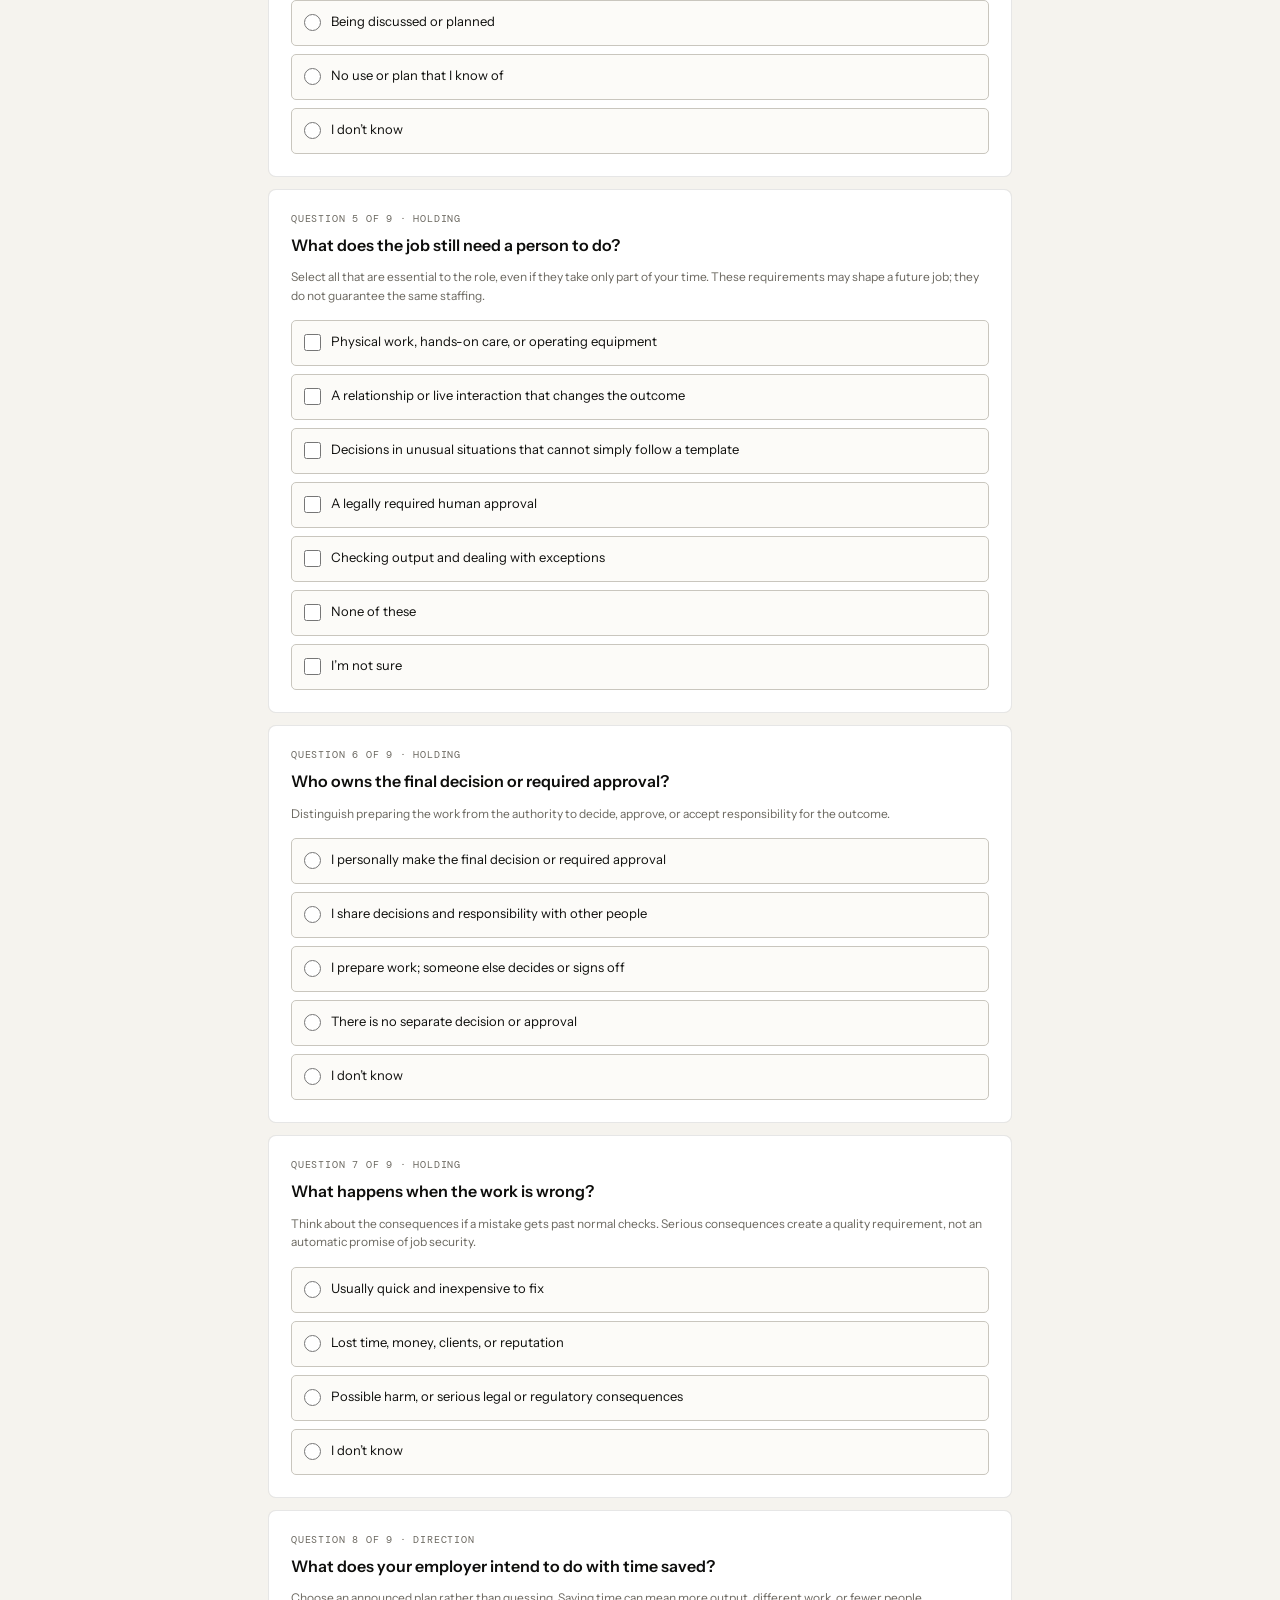
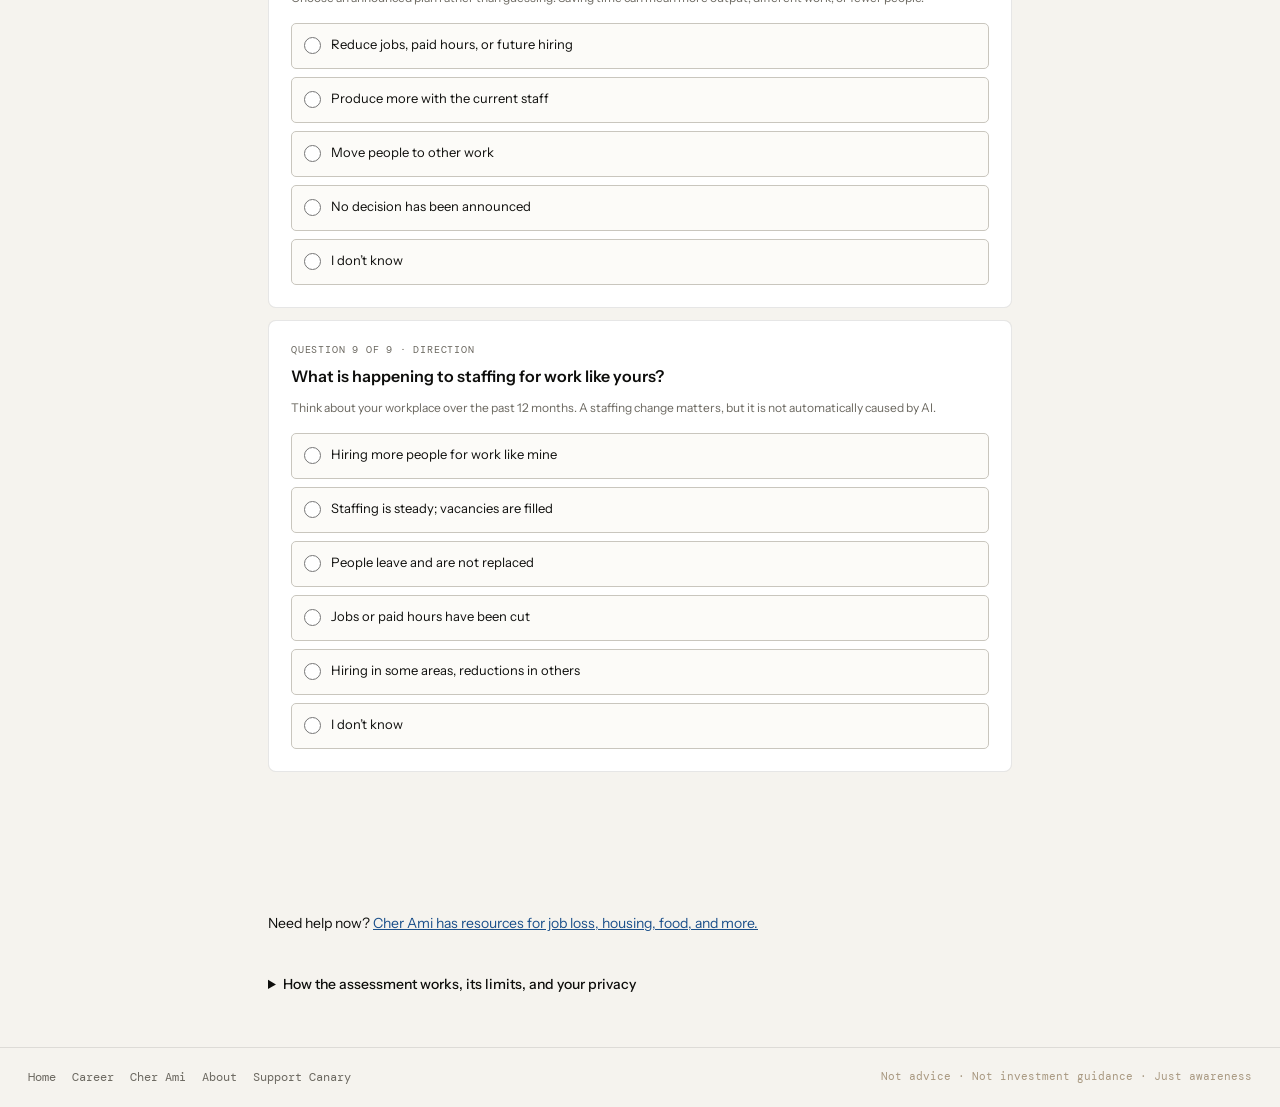
<file: career/index.html>
<!DOCTYPE html>
<html lang="en">
<head>
<meta charset="UTF-8">
<meta name="viewport" content="width=device-width, initial-scale=1.0">
<title>Will AI Take My Job? | Career Canary</title>
<meta name="description" content="Assess how AI could affect your main tasks, what still needs a person, and what changes at work mean for your role. Free, no account.">
<meta property="og:type" content="website">
<meta property="og:title" content="Will AI Take My Job? Career Canary">
<meta property="og:description" content="Assess how AI could affect your main tasks, what still needs a person, and what changes at work mean for your role. Free, no account.">
<meta property="og:url" content="https://canaryinacoalmine.ai/career/">
<meta property="og:image" content="https://canaryinacoalmine.ai/og-image.png">
<meta name="twitter:card" content="summary_large_image">
<meta name="twitter:title" content="Will AI Take My Job? Career Canary">
<meta name="twitter:description" content="Assess how AI could affect your main tasks, what still needs a person, and what changes at work mean for your role. Free, no account.">
<meta name="twitter:image" content="https://canaryinacoalmine.ai/og-image.png">
<link rel="preconnect" href="https://fonts.googleapis.com">
<link rel="preconnect" href="https://fonts.gstatic.com" crossorigin>
<link href="https://fonts.googleapis.com/css2?family=DM+Serif+Display:ital@0;1&family=Instrument+Sans:wght@400;500;600&family=DM+Mono:wght@400;500&display=swap" rel="stylesheet">
<style>
:root {
  --black: #0e0e0c;
  --off-white: #f5f3ee;
  --cream: #ede9e0;
  --amber: #d4850a;
  --amber-light: #fdf3e0;
  --muted: #6b6860;
  --border: rgba(14,14,12,0.1);
  --blue: #1a4f8a;
  --blue-light: #e8f0fa;
  --green: #2d7a3a;
  --red: #c0392b;
  --stone: #a89880;
}
*, *::before, *::after { box-sizing: border-box; margin: 0; padding: 0; }
body { background: var(--off-white); color: var(--black); font-family: 'Instrument Sans', sans-serif; line-height: 1.6; }
a { color: inherit; text-decoration: none; }

nav { background: var(--off-white); border-bottom: 1px solid var(--border); padding: 0 28px; display: flex; align-items: center; justify-content: space-between; height: 56px; position: sticky; top: 0; z-index: 100; }
.logo-wrap { display: flex; flex-direction: column; gap: 1px; line-height: 1; align-items: center; }
.logo-top { font-family: 'DM Serif Display', serif; font-size: 17px; color: var(--black); letter-spacing: -.01em; }
.logo-sub { font-family: 'DM Serif Display', serif; font-style: italic; font-size: 11px; color: var(--stone); }
.nav-links { display: flex; align-items: center; gap: 20px; font-size: 13px; color: var(--muted); }
.nav-links a:hover { color: var(--black); }
.nav-links a.active { color: var(--amber); font-weight: 500; }
.nav-links a.blue { color: var(--blue); font-weight: 500; }
.nav-btn { background: var(--black); color: var(--off-white); padding: 7px 16px; border-radius: 4px; font-size: 13px; font-weight: 500; }
.nav-btn:hover { background: #2a2a28; color: var(--off-white); }
.nav-links a.nav-support { color: var(--amber); font-weight: 500; }
.nav-links a.nav-support:hover { color: #b8730a; }

.page-header { padding: 48px 28px 36px; max-width: 720px; margin: 0 auto; }
.eyebrow { font-family: 'DM Mono', monospace; font-size: 18px; letter-spacing: .1em; text-transform: uppercase; color: var(--amber); margin-bottom: 12px; font-weight: 500; }
.page-title { font-family: 'DM Serif Display', serif; font-size: 36px; line-height: 1.15; margin-bottom: 10px; }
.page-title em { font-style: italic; color: var(--stone); }
.page-sub { font-size: 15px; color: var(--muted); line-height: 1.6; max-width: 520px; }

.scorer-wrap { max-width: 720px; margin: 0 auto; padding: 0 28px; }
.q-card { background: #fff; border: 1px solid var(--border); border-radius: 8px; padding: 20px 22px; margin-bottom: 12px; }
.q-num { font-family: 'DM Mono', monospace; font-size: 10px; text-transform: uppercase; letter-spacing: .08em; color: var(--muted); margin-bottom: 8px; }
.q-text { font-size: 15px; font-weight: 500; color: var(--black); margin-bottom: 14px; line-height: 1.35; }
.q-options { display: flex; flex-wrap: wrap; gap: 7px; }
.q-opt { font-size: 12px; padding: 6px 13px; border: 1px solid var(--border); border-radius: 4px; background: var(--off-white); color: var(--black); cursor: pointer; font-family: 'Instrument Sans', sans-serif; transition: all .12s; }
.q-opt:hover { border-color: var(--amber); background: var(--amber-light); color: #854f0b; }
.q-opt.sel { border-color: var(--amber); background: var(--amber-light); color: #854f0b; font-weight: 500; }

.score-btn { display: block; margin: 20px 0 0; background: var(--black); color: var(--off-white); border: none; padding: 13px 32px; border-radius: 4px; font-size: 14px; font-weight: 500; font-family: 'Instrument Sans', sans-serif; cursor: pointer; opacity: .35; transition: opacity .2s; }
.score-btn.ready { opacity: 1; }

.result-box { display: none; background: #fff; border: 1px solid var(--border); border-radius: 8px; padding: 24px; margin-top: 12px; }
.result-box.show { display: block; }
.result-score { font-family: 'DM Serif Display', serif; font-size: 48px; color: var(--black); line-height: 1; margin-bottom: 4px; }
.result-label { font-family: 'DM Mono', monospace; font-size: 11px; text-transform: uppercase; letter-spacing: .1em; color: var(--muted); margin-bottom: 16px; }
.result-bar-wrap { height: 6px; background: var(--cream); border-radius: 3px; overflow: hidden; margin-bottom: 20px; }
.result-bar { height: 100%; border-radius: 3px; transition: width .6s ease; }
.result-text { font-size: 14px; color: var(--muted); line-height: 1.6; }
.result-dims { display: grid; grid-template-columns: 1fr 1fr 1fr; gap: 10px; margin-top: 16px; }
.dim-card { background: var(--off-white); border-radius: 6px; padding: 12px 14px; }
.dim-label { font-family: 'DM Mono', monospace; font-size: 9px; text-transform: uppercase; letter-spacing: .08em; color: var(--muted); margin-bottom: 4px; }
.dim-val { font-size: 20px; font-weight: 500; color: var(--black); }

.section-rule { border: none; border-top: 1px solid var(--border); margin: 40px 28px 0; }

.intel-section { max-width: 720px; margin: 0 auto; padding: 32px 28px 0; }
.intel-header { display: flex; align-items: center; gap: 8px; margin-bottom: 16px; }
.intel-header-dot { width: 7px; height: 7px; border-radius: 50%; background: var(--amber); flex-shrink: 0; }
.intel-header-label { font-family: 'DM Mono', monospace; font-size: 10px; text-transform: uppercase; letter-spacing: .1em; color: var(--muted); }
.intel-header-date { font-family: 'DM Mono', monospace; font-size: 10px; color: var(--stone); margin-left: auto; }
.intel-grid { display: grid; grid-template-columns: 1fr 1fr; gap: 10px; }
@media (max-width: 600px) { .intel-grid { grid-template-columns: 1fr; } }

.icard { background: #fff; border: 1px solid var(--border); border-radius: 8px; padding: 16px 18px; }
.icard-top { display: flex; align-items: flex-start; justify-content: space-between; margin-bottom: 8px; gap: 8px; }
.icard-topic { font-family: 'DM Mono', monospace; font-size: 9px; letter-spacing: .1em; text-transform: uppercase; color: var(--muted); }
.pill { font-family: 'DM Mono', monospace; font-size: 9px; padding: 2px 7px; border-radius: 3px; font-weight: 500; white-space: nowrap; flex-shrink: 0; }
.pill-red { background: #fce8e8; color: #a32d2d; }
.pill-amber { background: #faeeda; color: #854f0b; }
.pill-green { background: #eaf3de; color: #3b6d11; }
.pill-blue { background: #e6f1fb; color: #0c447c; }
.icard-headline { font-size: 13px; font-weight: 500; color: var(--black); line-height: 1.35; margin-bottom: 6px; }
.icard-body { font-size: 12px; color: var(--muted); line-height: 1.5; }
.icard-divider { height: 1px; background: var(--border); margin: 10px 0; }
.irow { display: flex; align-items: baseline; gap: 5px; font-size: 11.5px; color: var(--muted); margin-top: 5px; line-height: 1.4; }
.rr { font-family: 'DM Mono', monospace; font-size: 10px; color: var(--red); flex-shrink: 0; }
.rg { font-family: 'DM Mono', monospace; font-size: 10px; color: var(--green); flex-shrink: 0; }
.ra { font-family: 'DM Mono', monospace; font-size: 10px; color: var(--amber); flex-shrink: 0; }

.intel-note { font-family: 'DM Mono', monospace; font-size: 10px; color: var(--stone); margin-top: 10px; padding-bottom: 2px; }

.email-section { max-width: 720px; margin: 0 auto; padding: 32px 28px; }
.email-box { background: var(--cream); border-radius: 8px; padding: 24px 28px; display: flex; align-items: center; justify-content: space-between; gap: 24px; flex-wrap: wrap; }
.email-copy h3 { font-family: 'DM Serif Display', serif; font-size: 18px; margin-bottom: 4px; }
.email-copy p { font-size: 13px; color: var(--muted); }
.email-form { display: flex; gap: 8px; flex-shrink: 0; }
.email-input { padding: 9px 14px; border: 1px solid var(--border); border-radius: 4px; font-size: 13px; font-family: 'Instrument Sans', sans-serif; background: #fff; width: 220px; }
.email-submit { padding: 9px 18px; background: var(--black); color: var(--off-white); border: none; border-radius: 4px; font-size: 13px; font-weight: 500; font-family: 'Instrument Sans', sans-serif; cursor: pointer; white-space: nowrap; }

footer { border-top: 1px solid var(--border); padding: 20px 28px; display: flex; justify-content: space-between; align-items: center; flex-wrap: wrap; gap: 8px; }
.footer-links { display: flex; gap: 16px; font-size: 12px; color: var(--muted); font-family: 'DM Mono', monospace; }
.footer-links a { color: var(--muted); }
.footer-links a:hover { color: var(--black); }
.footer-note { font-size: 11px; color: var(--stone); font-family: 'DM Mono', monospace; }


.q-hint { font-family: 'DM Mono', monospace; font-size: 10px; color: var(--stone); margin-top: 9px; letter-spacing: .03em; }
.axis-block { margin-bottom: 16px; }
.axis-head { display: flex; justify-content: space-between; align-items: baseline; font-family: 'DM Mono', monospace; font-size: 11px; text-transform: uppercase; letter-spacing: .08em; color: var(--black); margin-bottom: 6px; }
.axis-head .axis-num { font-size: 14px; font-weight: 500; }
.axis-sub { font-size: 11px; color: var(--stone); margin-top: 4px; }
.result-section { margin-top: 16px; padding-top: 14px; border-top: 1px solid var(--border); }
.rs-label { font-family: 'DM Mono', monospace; font-size: 10px; text-transform: uppercase; letter-spacing: .1em; color: var(--amber); margin-bottom: 4px; }
.result-section p { font-size: 13.5px; color: var(--muted); line-height: 1.6; }
.pos-name { font-family: 'DM Serif Display', serif; font-size: 34px; line-height: 1.1; margin-bottom: 8px; }

.title-row { display: flex; align-items: flex-start; gap: 12px; margin-bottom: 10px; }
.title-row h1 { margin-bottom: 0; }

/* mobile nav */
.logo-top{white-space:nowrap;display:inline-flex;align-items:center;}
.nav-links a{white-space:nowrap;}
@media(max-width:680px){
  nav{padding:0 14px;}
  .logo-sub{display:none;}
  .nav-links{gap:12px;font-size:12px;overflow-x:auto;}
  .nav-btn{display:none;}
}

.nav-links{scrollbar-width:none;-ms-overflow-style:none;}
.nav-links::-webkit-scrollbar{display:none;}
</style>

<link rel="canonical" href="https://canaryinacoalmine.ai/career/">
<link rel="stylesheet" href="/career/assessment.css">
<script src="/career/assessment.js" defer></script><script src="/career/app.js" defer></script>
</head>
<body><a class="skip-link" href="#main">Skip to assessment</a><nav>
  <a href="/" class="logo-wrap">
    <span class="logo-top"><svg width="22" height="22" viewBox="58 60 175 123" xmlns="http://www.w3.org/2000/svg" style="display:inline-block;vertical-align:middle;margin-right:3px"><ellipse cx="150" cy="110" rx="45" ry="35" fill="#f5c800" stroke="#c8960a" stroke-width="1.5"/><ellipse cx="158" cy="125" rx="32" ry="20" fill="#f7d940" stroke="none"/><path d="M192 105 Q215 88 225 95 Q210 108 192 112Z" fill="#e8b400" stroke="#c8960a" stroke-width="1"/><path d="M192 110 Q218 100 226 110 Q210 118 192 118Z" fill="#d4a000" stroke="#c8960a" stroke-width="1"/><path d="M192 115 Q215 115 222 126 Q208 126 192 120Z" fill="#c89000" stroke="#c8960a" stroke-width="1"/><ellipse cx="112" cy="95" rx="30" ry="27" fill="#f5c800" stroke="#c8960a" stroke-width="1.5"/><path d="M85 92 L62 88 L64 95 L85 97Z" fill="#e8a020" stroke="#c8760a" stroke-width="1"/><ellipse cx="100" cy="90" rx="6" ry="5.5" fill="#1a1a18"/><line x1="145" y1="143" x2="142" y2="165" stroke="#e8a020" stroke-width="2.5" stroke-linecap="round"/><line x1="142" y1="165" x2="134" y2="174" stroke="#e8a020" stroke-width="2" stroke-linecap="round"/><line x1="142" y1="165" x2="151" y2="173" stroke="#e8a020" stroke-width="2" stroke-linecap="round"/><line x1="162" y1="143" x2="160" y2="165" stroke="#e8a020" stroke-width="2.5" stroke-linecap="round"/><line x1="160" y1="165" x2="152" y2="174" stroke="#e8a020" stroke-width="2" stroke-linecap="round"/><line x1="160" y1="165" x2="168" y2="173" stroke="#e8a020" stroke-width="2" stroke-linecap="round"/></svg>Canary</span>
    <span class="logo-sub">in a coal mine</span>
  </a>
  <div class="nav-links">
    <a href="/career" class="active">Career</a>
    <a href="/pigeon" class="blue">Cher Ami</a>
    <a href="/about">About</a>
    <a href="/support" class="nav-support">Support Canary</a>
    <a href="/" class="nav-btn">Home</a>
  </div>
</nav><main id="main"><div class="page-header">
  <div class="eyebrow">Career Canary</div>
  <div class="title-row"><svg width="83" height="83" viewBox="58 60 175 123" xmlns="http://www.w3.org/2000/svg" style="flex-shrink:0;margin-top:14px"><ellipse cx="150" cy="110" rx="45" ry="35" fill="#f5c800" stroke="#c8960a" stroke-width="1.5"/><ellipse cx="158" cy="125" rx="32" ry="20" fill="#f7d940" stroke="none"/><path d="M192 105 Q215 88 225 95 Q210 108 192 112Z" fill="#e8b400" stroke="#c8960a" stroke-width="1"/><path d="M192 110 Q218 100 226 110 Q210 118 192 118Z" fill="#d4a000" stroke="#c8960a" stroke-width="1"/><path d="M192 115 Q215 115 222 126 Q208 126 192 120Z" fill="#c89000" stroke="#c8960a" stroke-width="1"/><ellipse cx="112" cy="95" rx="30" ry="27" fill="#f5c800" stroke="#c8960a" stroke-width="1.5"/><path d="M85 92 L62 88 L64 95 L85 97Z" fill="#e8a020" stroke="#c8760a" stroke-width="1"/><line x1="85" y1="94" x2="64" y2="91" stroke="#c8760a" stroke-width="0.8"/><ellipse cx="100" cy="90" rx="6" ry="5.5" fill="#1a1a18"/><ellipse cx="99" cy="89" rx="2" ry="1.5" fill="#3a3a38"/><line x1="145" y1="143" x2="142" y2="165" stroke="#e8a020" stroke-width="2.5" stroke-linecap="round"/><line x1="142" y1="165" x2="134" y2="174" stroke="#e8a020" stroke-width="2" stroke-linecap="round"/><line x1="142" y1="165" x2="144" y2="175" stroke="#e8a020" stroke-width="2" stroke-linecap="round"/><line x1="142" y1="165" x2="151" y2="173" stroke="#e8a020" stroke-width="2" stroke-linecap="round"/><line x1="162" y1="143" x2="160" y2="165" stroke="#e8a020" stroke-width="2.5" stroke-linecap="round"/><line x1="160" y1="165" x2="152" y2="174" stroke="#e8a020" stroke-width="2" stroke-linecap="round"/><line x1="160" y1="165" x2="162" y2="175" stroke="#e8a020" stroke-width="2" stroke-linecap="round"/><line x1="160" y1="165" x2="168" y2="173" stroke="#e8a020" stroke-width="2" stroke-linecap="round"/></svg><h1 class="page-title">Will AI take<br><em>my job?</em></h1></div>
  <p class="page-sub">Start with the work you actually do. Compare what AI could handle with what still needs a person, then see what that means for your role.</p><p class="check-meta">Nine questions · About 5 minutes · Free · No account</p>
</div><div class="scorer-wrap"><p class="check-intro">You’ll get an assessment of your whole work mix, a task-by-task explanation, and a next step. “I don’t know” is a useful answer.</p><form id="form" novalidate hidden><fieldset class="q-card" id="q1" tabindex="-1"><legend><span class="q-num">Question 1 of 9 · Exposure</span>Which kinds of work fill your week?</legend><div class="question-content"><p class="q-hint">Choose up to three that cover your main responsibilities. Split the time roughly across them; it should add up to 100%.</p><div id="tasks" class="task-options"></div><p id="task-status" class="live-status" role="status"></p><div id="allocation" class="allocation" hidden><h3>How much of your week goes to each?</h3><p id="allocation-help">The initial split is even. Adjust it to match your work. These are time estimates, not risk scores.</p><div id="shares"></div><p id="total" class="total" role="status"></p><button id="equal-shares" class="subtle-button" type="button">Split evenly</button></div></div></fieldset><fieldset class="q-card" id="q2" tabindex="-1"><legend><span class="q-num">Question 2 of 9 · Exposure</span>How repeatable is each kind of work?</legend><div class="question-content"><p class="q-hint">Think about the real work, including exceptions. A task with a standard template differs from solving a new problem each time.</p><div id="routine-rows"></div></div></fieldset><fieldset class="q-card" id="q3" tabindex="-1"><legend><span class="q-num">Question 3 of 9 · Exposure</span>What have AI tools actually shown on these tasks?</legend><div class="question-content"><p class="q-hint">Judge the finished result, including corrections. A demonstration or a good first draft is not the same as doing the whole task. For hands-on work, distinguish the physical activity from its paperwork.</p><div id="evidence-rows"></div></div></fieldset><fieldset class="q-card" id="q4" tabindex="-1"><legend><span class="q-num">Question 4 of 9 · Exposure</span>Is your employer using AI for work like yours?</legend><div class="question-content"><p class="q-hint">Your own trials and your employer’s rollout are different observations. Choose what you know about the employer.</p><div id="adoption-options"></div></div></fieldset><fieldset class="q-card" id="q5" tabindex="-1"><legend><span class="q-num">Question 5 of 9 · Holding</span>What does the job still need a person to do?</legend><div class="question-content"><p class="q-hint">Select all that are essential to the role, even if they take only part of your time. These requirements may shape a future job; they do not guarantee the same staffing.</p><div id="needs-options"></div></div></fieldset><fieldset class="q-card" id="q6" tabindex="-1"><legend><span class="q-num">Question 6 of 9 · Holding</span>Who owns the final decision or required approval?</legend><div class="question-content"><p class="q-hint">Distinguish preparing the work from the authority to decide, approve, or accept responsibility for the outcome.</p><div id="ownership-options"></div></div></fieldset><fieldset class="q-card" id="q7" tabindex="-1"><legend><span class="q-num">Question 7 of 9 · Holding</span>What happens when the work is wrong?</legend><div class="question-content"><p class="q-hint">Think about the consequences if a mistake gets past normal checks. Serious consequences create a quality requirement, not an automatic promise of job security.</p><div id="errors-options"></div></div></fieldset><fieldset class="q-card" id="q8" tabindex="-1"><legend><span class="q-num">Question 8 of 9 · Direction</span>What does your employer intend to do with time saved?</legend><div class="question-content"><p class="q-hint">Choose an announced plan rather than guessing. Saving time can mean more output, different work, or fewer people.</p><div id="plans-options"></div></div></fieldset><fieldset class="q-card" id="q9" tabindex="-1"><legend><span class="q-num">Question 9 of 9 · Direction</span>What is happening to staffing for work like yours?</legend><div class="question-content"><p class="q-hint">Think about your workplace over the past 12 months. A staffing change matters, but it is not automatically caused by AI.</p><div id="staffing-options"></div><fieldset id="reason-block" class="reason-block" hidden><legend>What reason was given?</legend><div class="question-content" id="reason-options"></div></fieldset></div></fieldset><div id="form-errors" class="form-errors" tabindex="-1" role="alert" hidden><h2>A few answers are missing or need adjusting.</h2><ul id="error-list"></ul></div><div class="completion"><div class="completion-actions"><button class="score-btn" type="submit">Show my assessment →</button><button id="reset" class="subtle-button" type="button">Clear answers</button></div><p id="completion" role="status"></p></div></form><section id="result" class="result-box" hidden aria-labelledby="result-title"><div id="result-content"></div><div class="result-tools"><button id="edit" class="edit-button" type="button">Edit my answers</button><button id="copy" type="button">Copy summary</button><button id="save" type="button">Save as text</button></div><p id="copy-status" class="copy-status" role="status"></p><div id="copy-fallback" class="copy-fallback" hidden><label for="summary-text">Copy this summary</label><textarea id="summary-text" readonly rows="12"></textarea></div></section><noscript><p>This assessment needs JavaScript to run. You can read the method below and use <a href="/pigeon/">Cher Ami’s practical resources</a>.</p></noscript></div><p class="help-link">Need help now? <a href="/pigeon/">Cher Ami has resources for job loss, housing, food, and more.</a></p><details class="method" id="method"><summary>How the assessment works, its limits, and your privacy</summary><h2>Exposure × Holding, without a false promise.</h2><p><strong>Exposure:</strong> the assessment looks at task categories, your time estimates, repeatability, and what tools have actually shown. Repeatable digital work has higher potential exposure. Substantial checking or a failed trial is treated differently from a tool completing a task. Physical work needs people or specialized equipment; software that writes instructions does not perform it.</p><p><strong>Holding:</strong> physical action, relationships, judgment, approval, and review describe work that may remain. They do not subtract points from exposure or guarantee a job. An approval held by someone else is not counted as your personal protection.</p><p><strong>Direction:</strong> employer adoption, plans for time saved, and staffing are considered separately. The main answer assesses your tasks. A separate workplace warning addresses cuts or announced reductions, including when AI is not the stated cause.</p><p>The time shares describe the week you entered. If tasks classified with higher potential exposure make up at least half of it, the result says a large part of your work is exposed. If physical work makes up more than half, the answer focuses on supporting work and equipment automation. These are editorial decision rules, not calibrated employment forecasts. Small differences near a boundary can change the headline; the individual task analysis remains visible.</p><p>There is no trained AI prediction system or live occupation database behind this page. Task descriptions and decision rules are written for this tool. Your choices drive the assessment; no job title or free text is silently treated as if it had been understood.</p><p>Background: the <a href="https://www.ilo.org/publications/generative-ai-and-jobs-refined-global-index-occupational-exposure" target="_blank" rel="noopener noreferrer">ILO’s May 2025 research on task exposure</a> distinguishes potential changes to tasks from employment outcomes. Its occupational scores are not used here, and it does not validate this questionnaire. The task descriptions are broad starting points; tool performance varies with the task and required standard.</p><p><strong>Privacy:</strong> answers stay in this page’s memory. They are not sent to a server or saved in browser storage. Reloading or clearing removes them. Copying or downloading creates a summary you control. The optional newsletter on other pages is separate. Fonts, hosting, and external links may generate normal web requests.</p><p>Assessment revised October 20, 2026.</p></details></main><footer>
  <div class="footer-links">
    <a href="/">Home</a>
    <a href="/career">Career</a>
    <a href="/pigeon">Cher Ami</a><a href="/about">About</a><a href="/support">Support Canary</a>
  </div>
  <div class="footer-note">Not advice · Not investment guidance · Just awareness</div>
</footer></body></html>
</file>
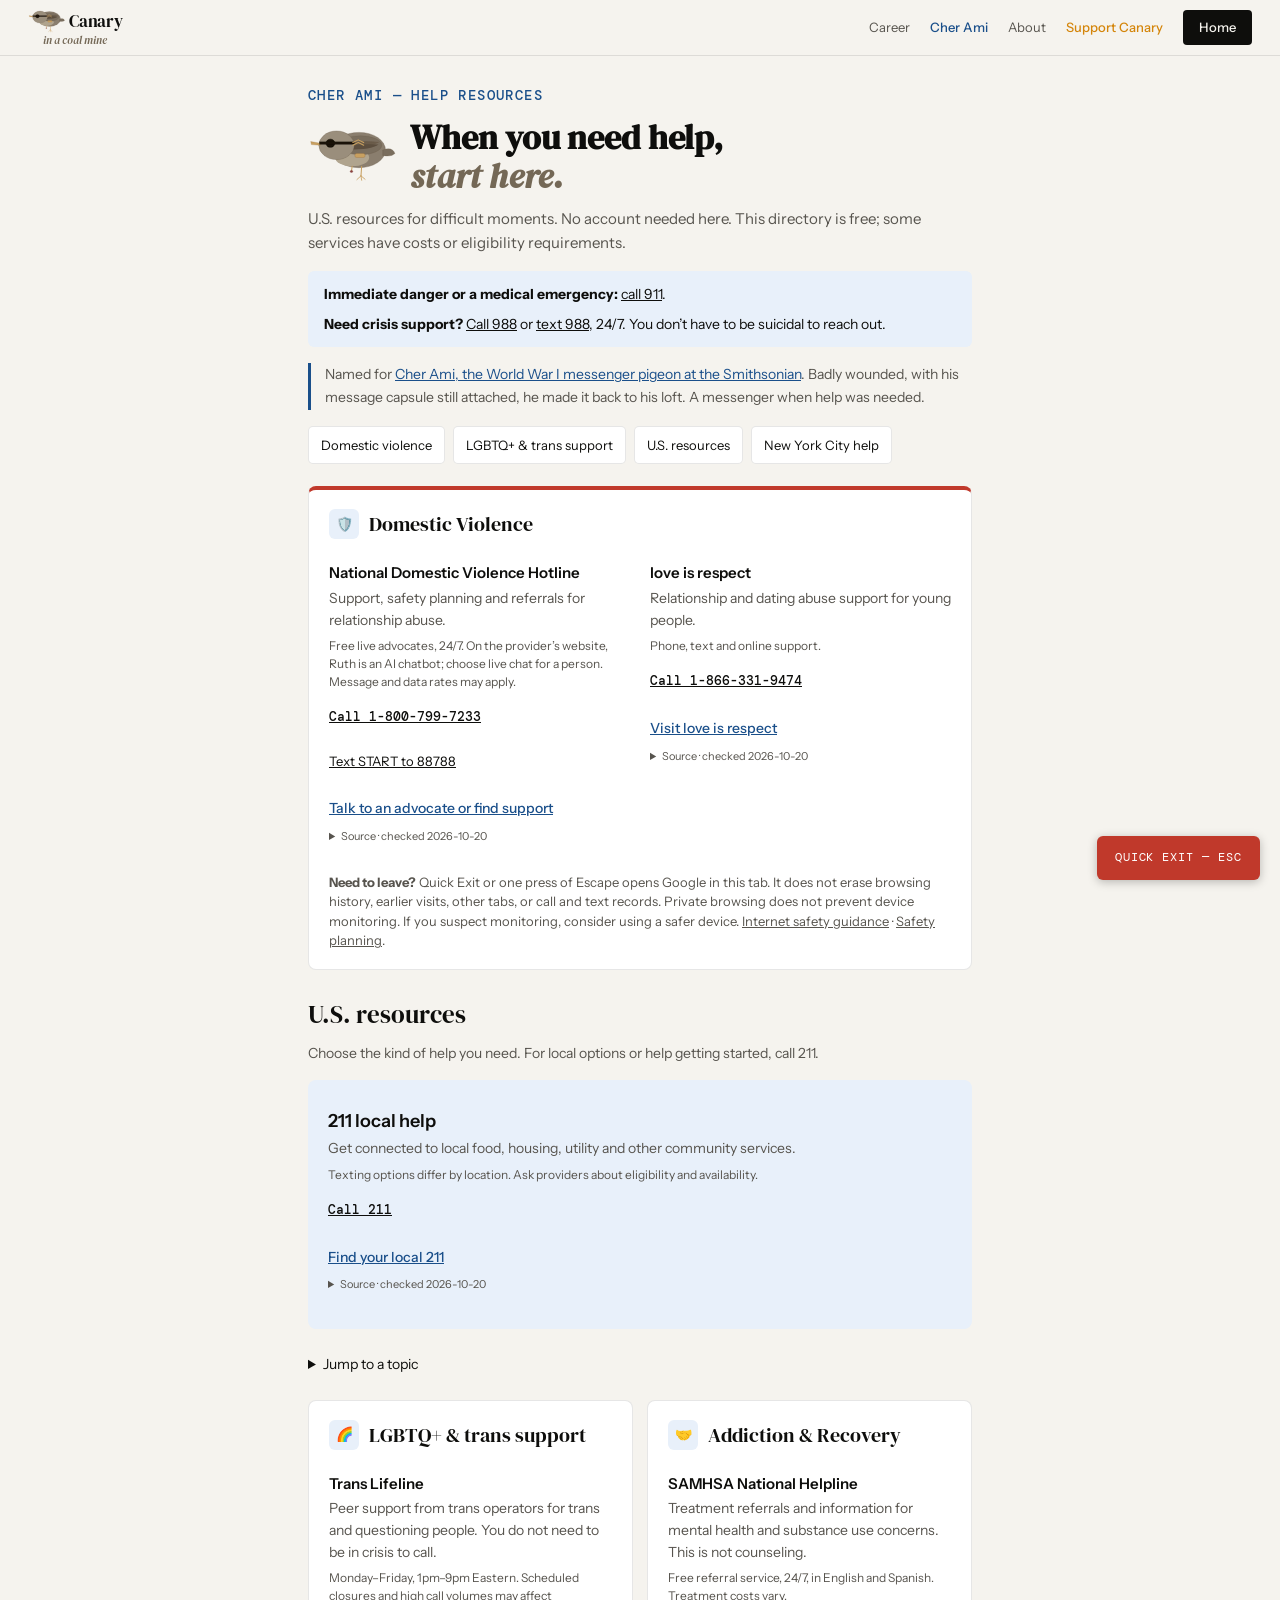
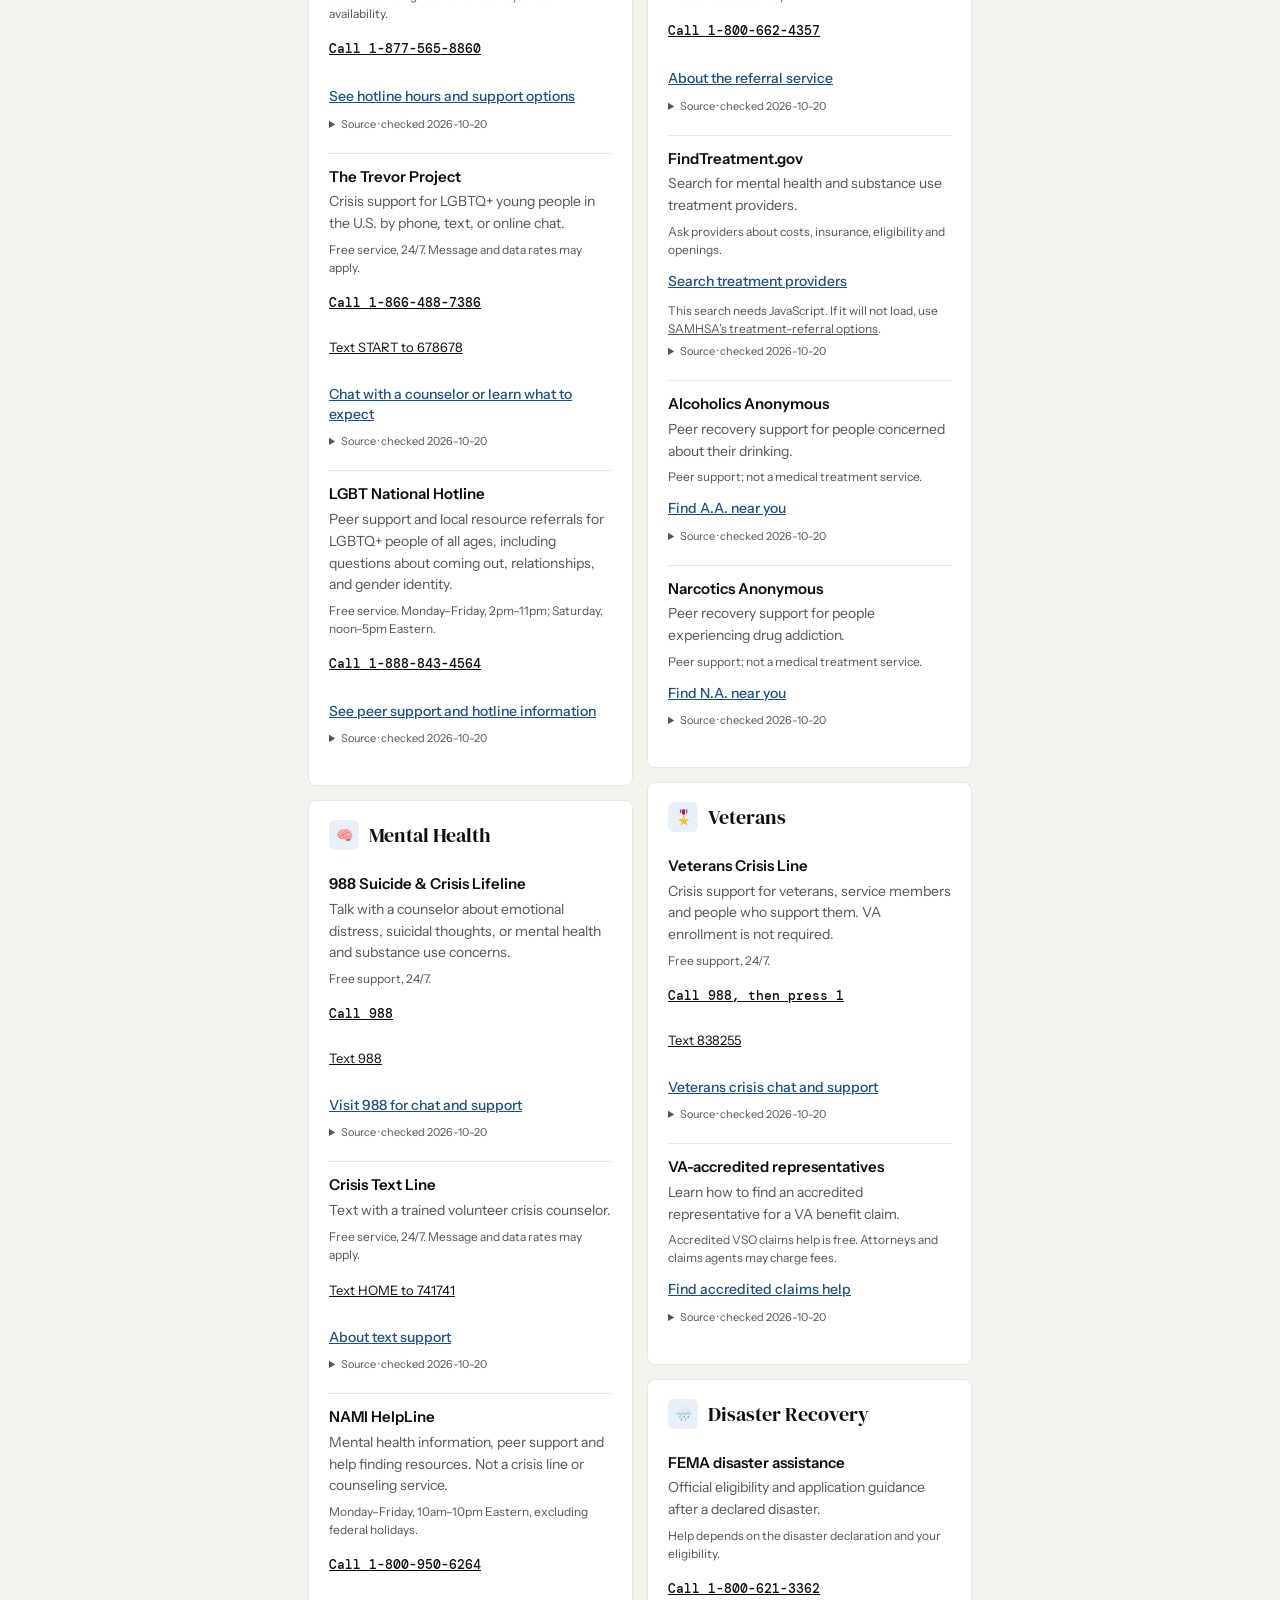
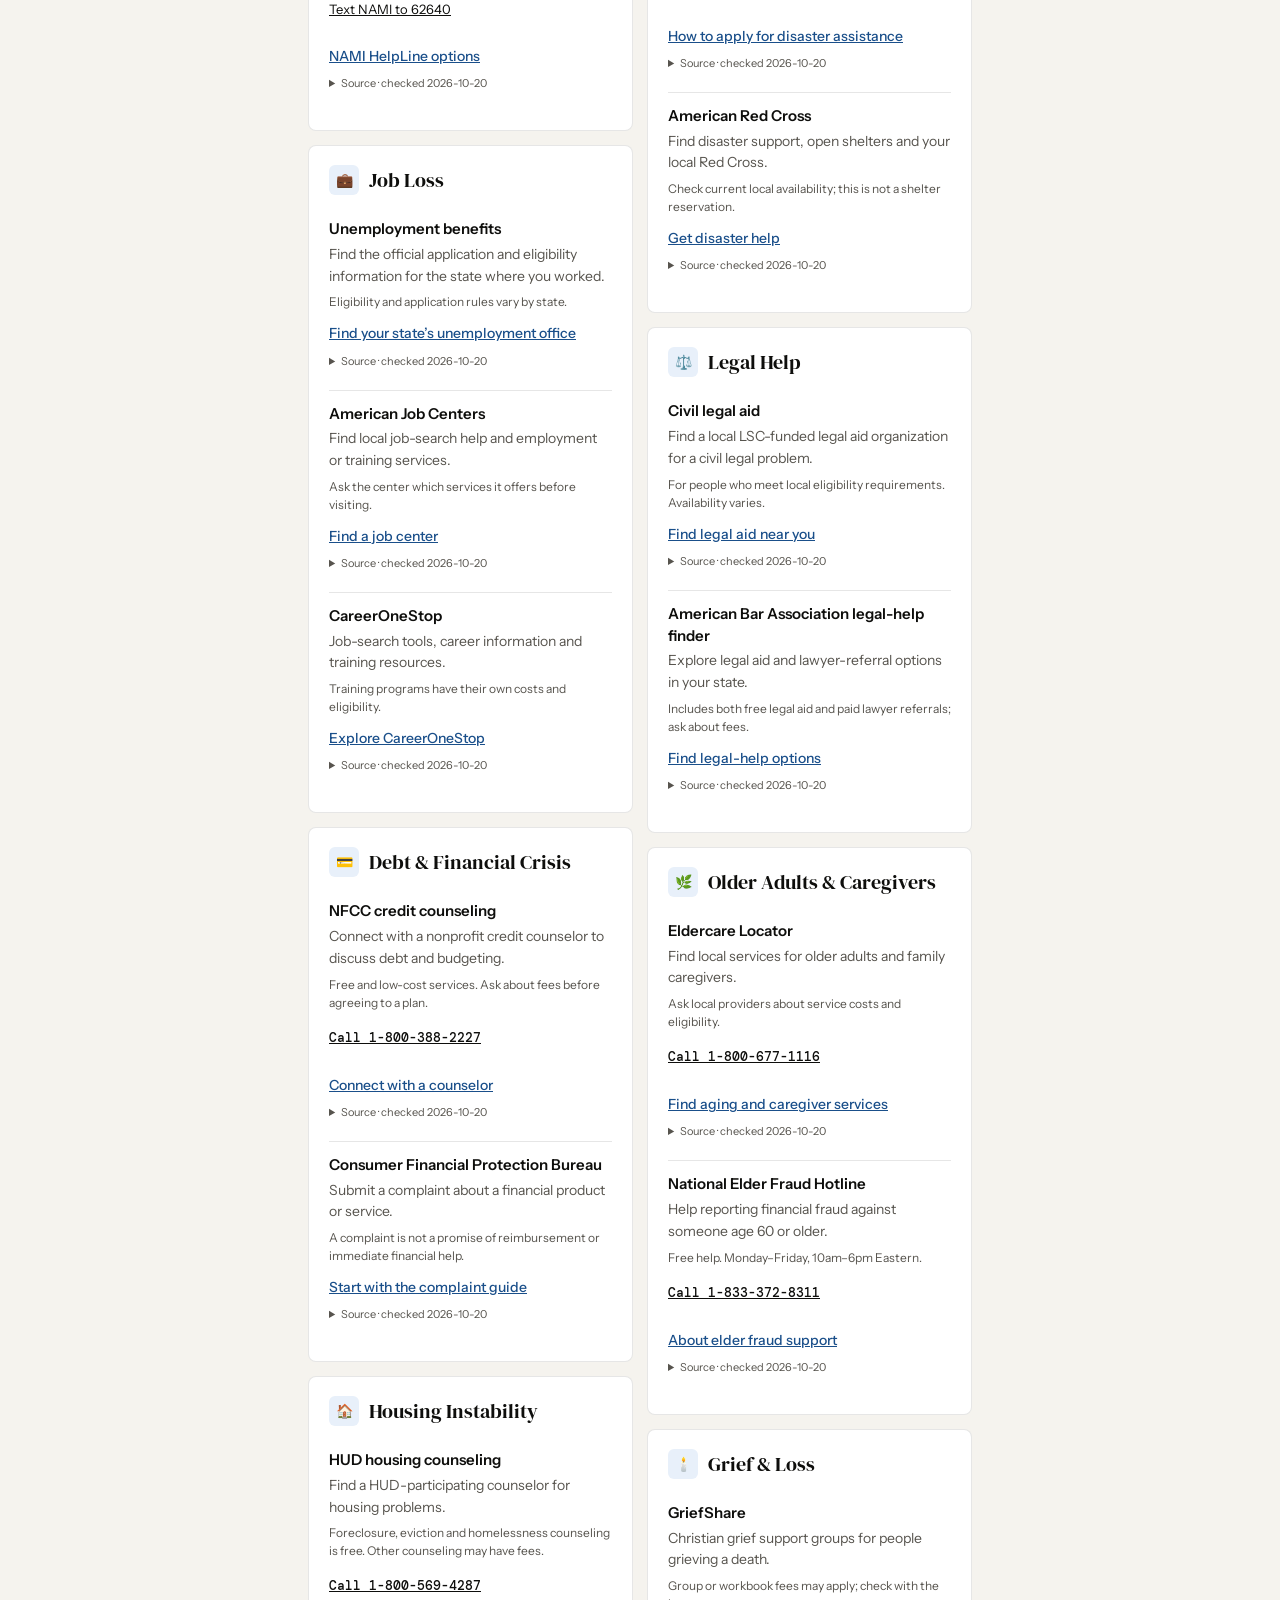
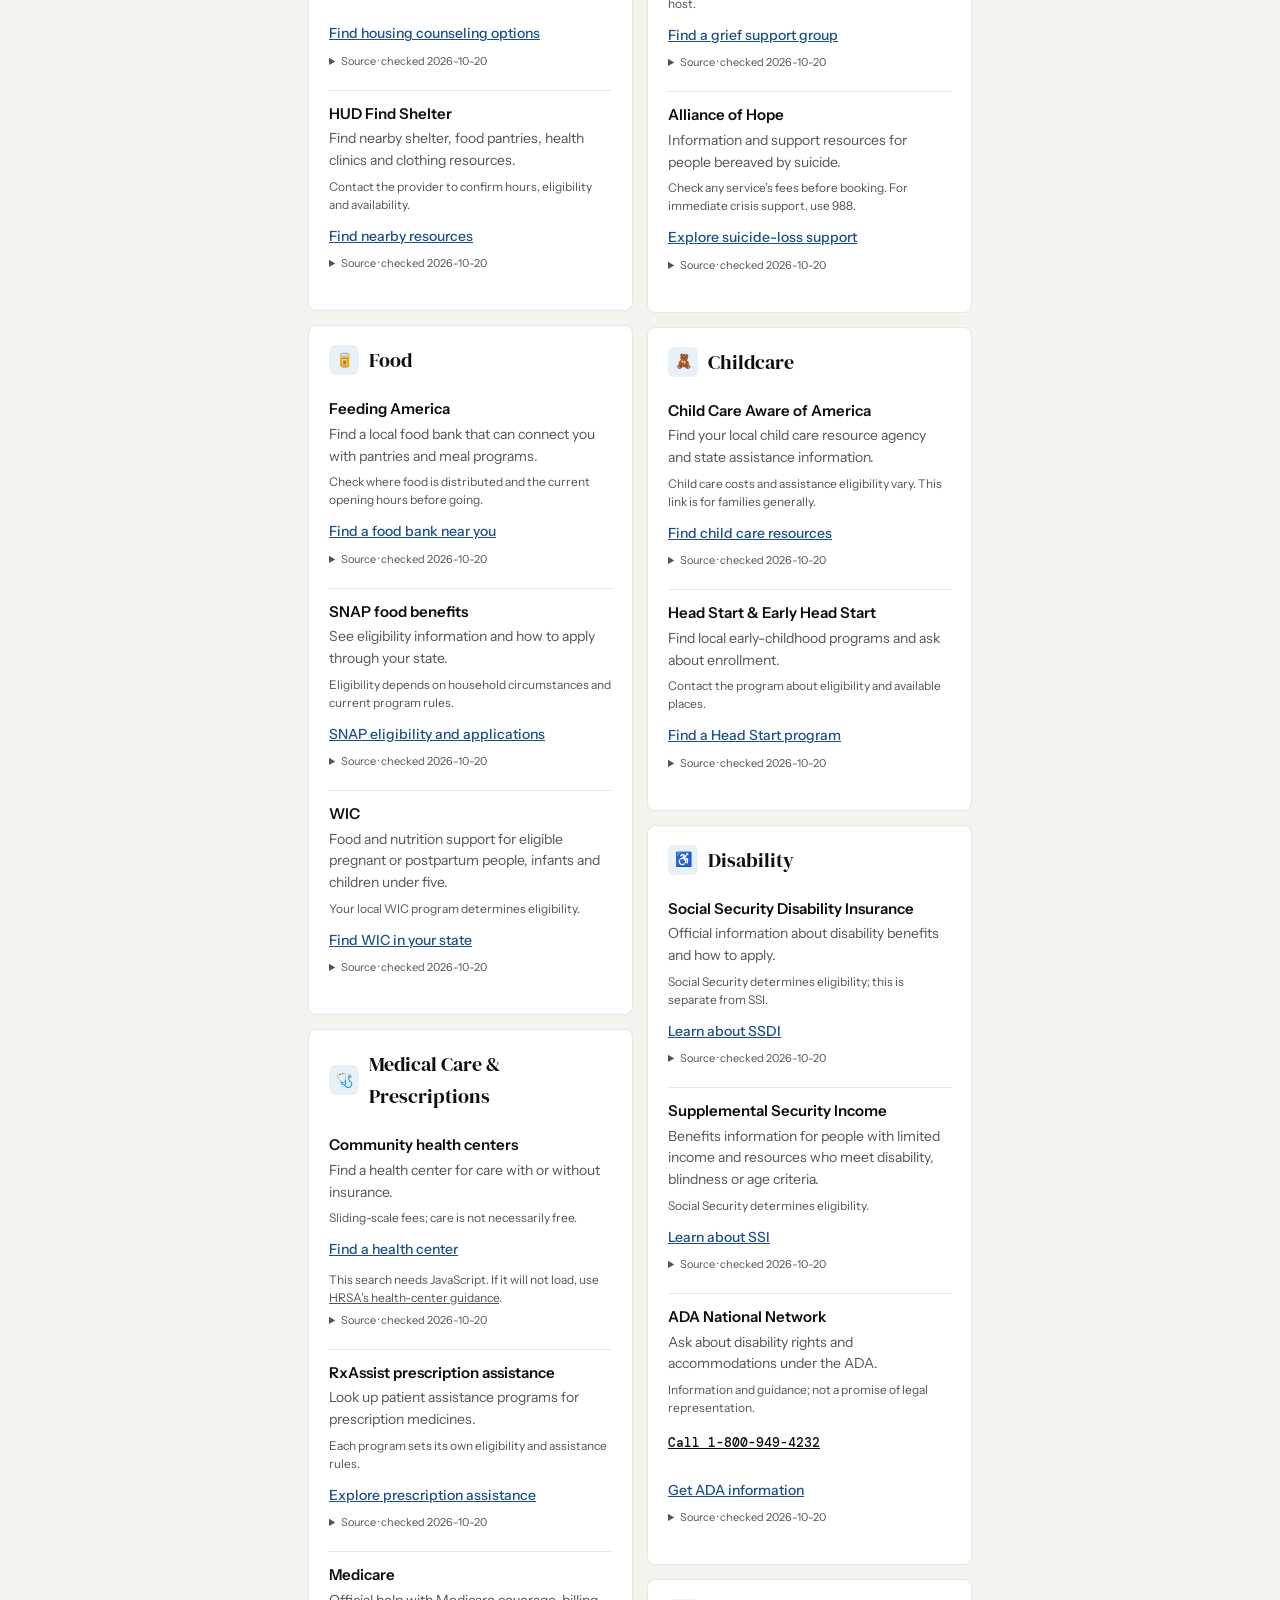
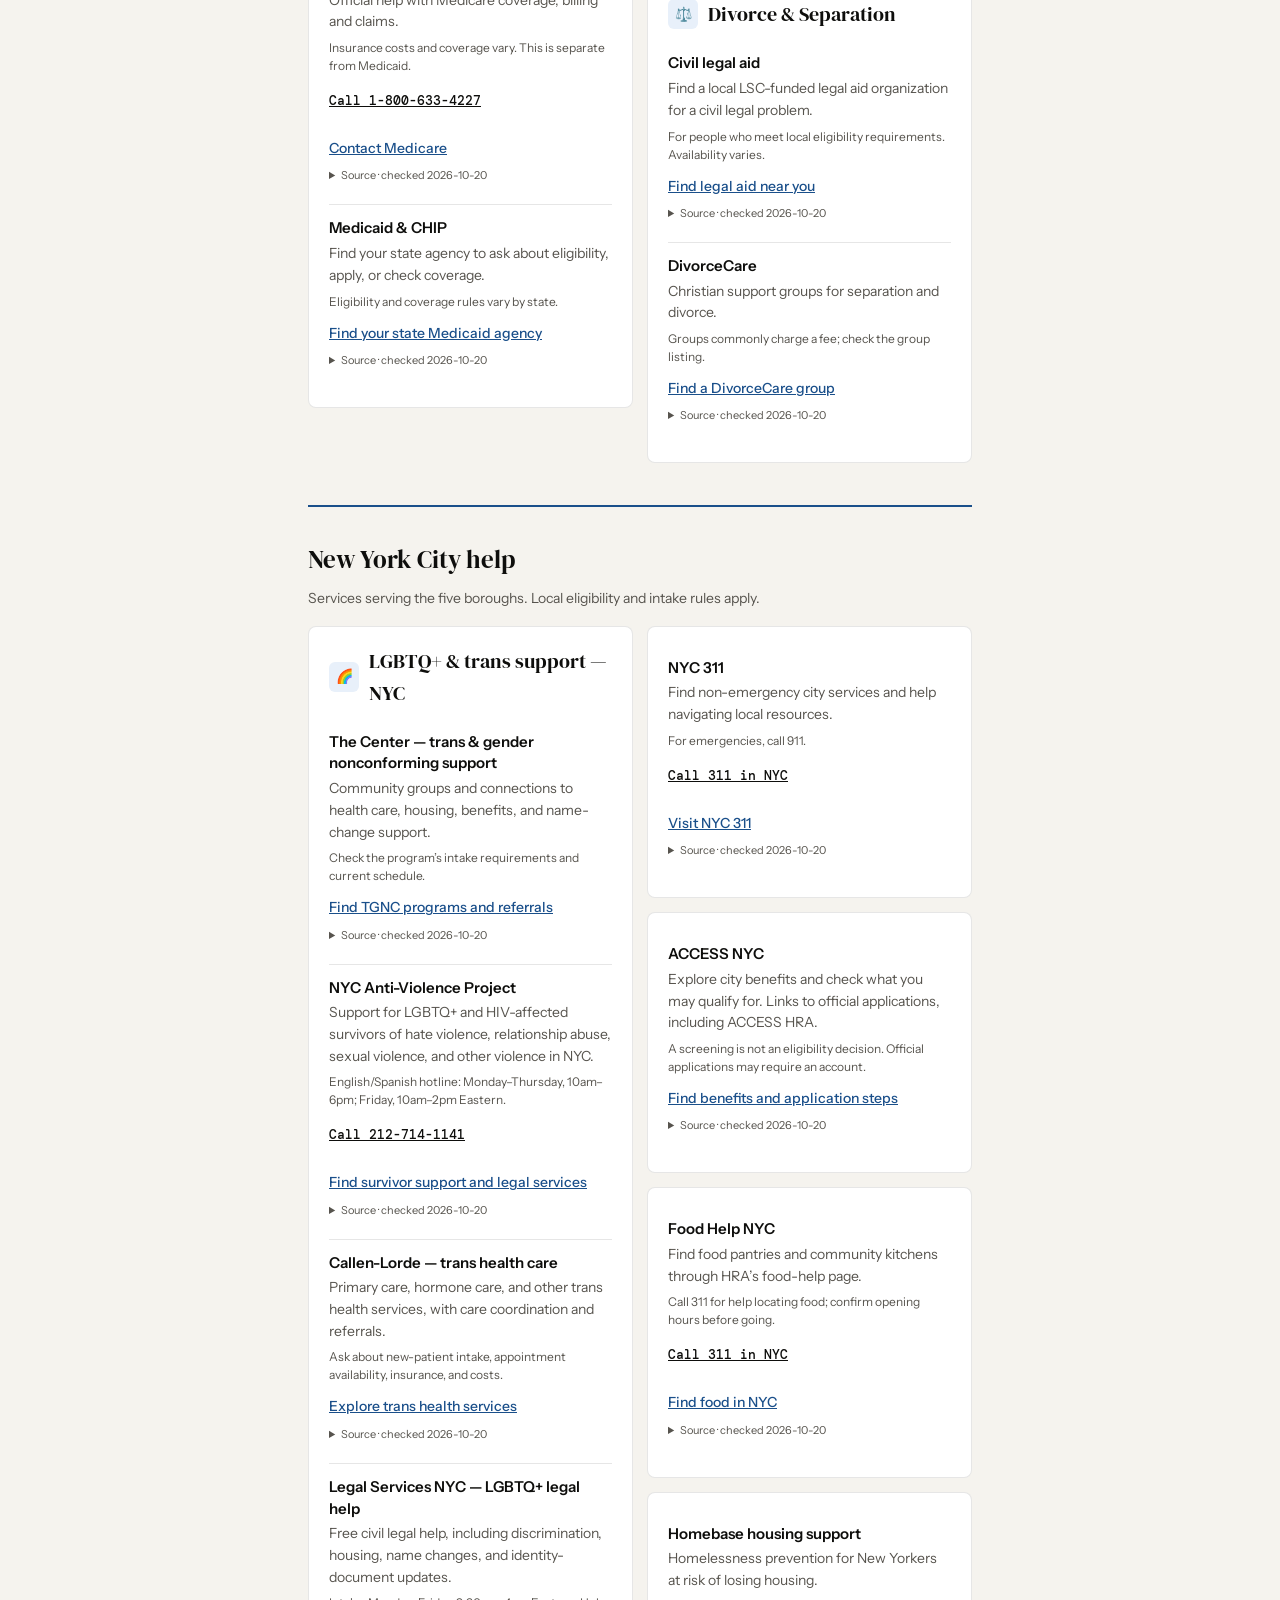
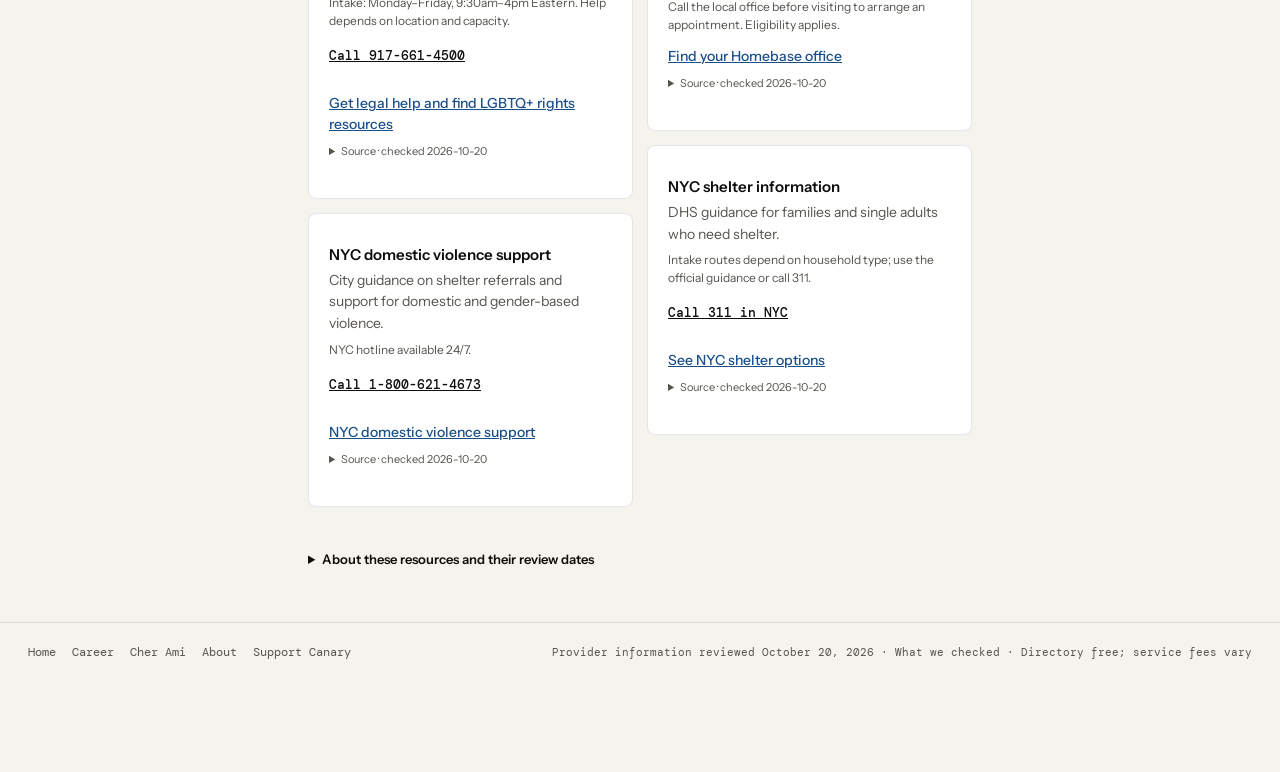
<file: pigeon/index.html>
<!DOCTYPE html>
<html lang="en">
<head>
<meta charset="UTF-8">
<meta property="og:image:width" content="1200"><meta property="og:image:height" content="630"><meta property="og:image:alt" content="Cher Ami, the messenger pigeon. U.S. and NYC help resources."><meta name="twitter:image:alt" content="Cher Ami, the messenger pigeon. U.S. and NYC help resources.">
<meta name="referrer" content="no-referrer">
<meta name="viewport" content="width=device-width, initial-scale=1.0">
<title>Cher Ami — U.S. and NYC Help Resources</title>
<meta name="description" content="Find U.S. crisis support, food, housing, health and legal resources, plus a separate NYC help section. Provider sources and review dates included.">
<meta property="og:type" content="website">
<meta property="og:title" content="Cher Ami — U.S. and NYC Help Resources">
<meta property="og:description" content="Find U.S. crisis support, food, housing, health and legal resources, plus a separate NYC help section. Provider sources and review dates included.">
<meta property="og:url" content="https://canaryinacoalmine.ai/pigeon/">
<meta property="og:image" content="https://canaryinacoalmine.ai/cher-ami-share-v1.png">
<meta name="twitter:card" content="summary_large_image">
<meta name="twitter:title" content="Cher Ami — U.S. and NYC Help Resources">
<meta name="twitter:description" content="Find U.S. crisis support, food, housing, health and legal resources, plus a separate NYC help section. Provider sources and review dates included.">
<meta name="twitter:image" content="https://canaryinacoalmine.ai/cher-ami-share-v1.png">
<link rel="preconnect" href="https://fonts.googleapis.com">
<link rel="preconnect" href="https://fonts.gstatic.com" crossorigin>
<link href="https://fonts.googleapis.com/css2?family=DM+Serif+Display:ital@0;1&family=Instrument+Sans:wght@400;500;600&family=DM+Mono:wght@400;500&display=swap" rel="stylesheet">
<style>
:root{--black:#0e0e0c;--off-white:#f5f3ee;--cream:#ede9e0;--amber:#d4850a;--amber-light:#fdf3e0;--muted:#6b6860;--border:rgba(14,14,12,0.1);--blue:#1a4f8a;--blue-light:#e8f0fa;--green:#2d7a3a;--red:#c0392b;--stone:#a89880;}
*,*::before,*::after{box-sizing:border-box;margin:0;padding:0;}
body{background:var(--off-white);color:var(--black);font-family:'Instrument Sans',sans-serif;line-height:1.6;}
a{color:inherit;text-decoration:none;}
nav{background:var(--off-white);border-bottom:1px solid var(--border);padding:0 28px;display:flex;align-items:center;justify-content:space-between;height:56px;position:sticky;top:0;z-index:100;}
.logo-wrap{display:flex;flex-direction:column;gap:1px;line-height:1;align-items:center;}
.logo-top{font-family:'DM Serif Display',serif;font-size:17px;color:var(--black);letter-spacing:-.01em;}
.logo-sub{font-family:'DM Serif Display',serif;font-style:italic;font-size:11px;color:var(--stone);}
.nav-links{display:flex;align-items:center;gap:20px;font-size:13px;color:var(--muted);}
.nav-links a:hover{color:var(--black);}
.nav-links a.active{color:var(--blue);font-weight:500;}
.nav-btn{background:var(--black);color:var(--off-white);padding:7px 16px;border-radius:4px;font-size:13px;font-weight:500;}
.nav-btn:hover{background:#2a2a28;color:var(--off-white);}
.nav-links a.nav-support{color:var(--amber);font-weight:500;}
.nav-links a.nav-support:hover{color:#b8730a;}
.page-header{padding:48px 28px 36px;max-width:720px;margin:0 auto;}
.eyebrow{font-family:'DM Mono',monospace;font-size:18px;letter-spacing:.1em;text-transform:uppercase;color:var(--blue);margin-bottom:12px;font-weight:500;}
.page-title{font-family:'DM Serif Display',serif;font-size:36px;line-height:1.15;margin-bottom:10px;}
.page-title em{font-style:italic;color:var(--stone);}
.page-sub{font-size:15px;color:var(--muted);line-height:1.6;max-width:520px;}
.quick-exit{position:fixed;bottom:20px;right:20px;z-index:999;background:var(--red);color:#fff;border:none;border-radius:6px;padding:12px 18px;font-family:'DM Mono',monospace;font-size:12px;text-transform:uppercase;letter-spacing:.08em;cursor:pointer;box-shadow:0 2px 10px rgba(0,0,0,.25);}
.quick-exit:hover{background:#a02f22;}
.quick-exit:focus-visible{outline:3px solid var(--black);outline-offset:3px;}
body{padding-bottom:90px;}
.quick-exit{min-height:44px;bottom:max(20px,env(safe-area-inset-bottom));}
.exit-note a{text-decoration:underline;}
.exit-note{font-size:12px;color:var(--muted);margin-top:8px;line-height:1.5;}
.page-lede{margin-top:14px;font-size:13px;color:var(--muted);line-height:1.6;max-width:520px;padding:12px 16px;background:var(--blue-light);border-left:3px solid var(--blue);border-radius:0 4px 4px 0;}
.page-lede strong{color:var(--blue);}
.crisis-wrap{max-width:720px;margin:0 auto;padding:0 28px;}
.crisis-grid{column-count:2;column-gap:14px;}
.crisis-grid > .crisis-card{break-inside:avoid;display:inline-block;width:100%;margin-bottom:14px;vertical-align:top;}
@media(max-width:600px){.crisis-grid{column-count:1;}}
.crisis-card{background:#fff;border:1px solid var(--border);border-radius:8px;padding:18px 20px;}
.crisis-card-header{display:flex;align-items:center;gap:10px;margin-bottom:12px;}
.crisis-icon{width:30px;height:30px;border-radius:6px;background:var(--blue-light);display:flex;align-items:center;justify-content:center;font-size:14px;flex-shrink:0;}
.crisis-title{font-family:'DM Serif Display',serif;font-size:15px;color:var(--black);}
.crisis-resources{list-style:none;}
.crisis-resources li{padding:7px 0;border-top:1px solid var(--border);font-size:13px;line-height:1.45;}
.crisis-resources li:first-child{border-top:none;}
.resource-name{font-weight:500;color:var(--black);display:block;margin-bottom:1px;}
.resource-line{color:var(--muted);font-size:12px;display:block;}
.resource-link{color:var(--blue);font-size:12px;font-weight:500;}
.resource-link:hover{text-decoration:underline;}
.hotline{font-family:'DM Mono',monospace;font-size:12px;font-weight:500;color:var(--black);}
.tag-free{display:inline-block;font-family:'DM Mono',monospace;font-size:9px;letter-spacing:.06em;text-transform:uppercase;background:#eaf3de;color:#2d5a1a;padding:1px 5px;border-radius:2px;margin-left:4px;vertical-align:middle;}
.section-rule{border:none;border-top:1px solid var(--border);margin:40px 28px 0;}
.intel-section{max-width:720px;margin:0 auto;padding:32px 28px 0;}
.intel-header{display:flex;align-items:center;gap:8px;margin-bottom:16px;}
.intel-header-dot{width:7px;height:7px;border-radius:50%;background:var(--blue);flex-shrink:0;}
.intel-header-label{font-family:'DM Mono',monospace;font-size:10px;text-transform:uppercase;letter-spacing:.1em;color:var(--muted);}
.intel-header-date{font-family:'DM Mono',monospace;font-size:10px;color:var(--stone);margin-left:auto;}
.intel-grid{display:grid;grid-template-columns:1fr 1fr;gap:10px;}
@media(max-width:600px){.intel-grid{grid-template-columns:1fr;}}
.icard{background:#fff;border:1px solid var(--border);border-radius:8px;padding:16px 18px;}
.icard-top{display:flex;align-items:flex-start;justify-content:space-between;margin-bottom:8px;gap:8px;}
.icard-topic{font-family:'DM Mono',monospace;font-size:9px;letter-spacing:.1em;text-transform:uppercase;color:var(--muted);}
.pill{font-family:'DM Mono',monospace;font-size:9px;padding:2px 7px;border-radius:3px;font-weight:500;white-space:nowrap;flex-shrink:0;}
.pill-red{background:#fce8e8;color:#a32d2d;}
.pill-amber{background:#faeeda;color:#854f0b;}
.pill-green{background:#eaf3de;color:#3b6d11;}
.icard-headline{font-size:13px;font-weight:500;color:var(--black);line-height:1.35;margin-bottom:6px;}
.icard-body{font-size:12px;color:var(--muted);line-height:1.5;}
.icard-divider{height:1px;background:var(--border);margin:10px 0;}
.irow{display:flex;align-items:baseline;gap:5px;font-size:11.5px;color:var(--muted);margin-top:5px;line-height:1.4;}
.rr{font-family:'DM Mono',monospace;font-size:10px;color:var(--red);flex-shrink:0;}
.rg{font-family:'DM Mono',monospace;font-size:10px;color:var(--green);flex-shrink:0;}
.ra{font-family:'DM Mono',monospace;font-size:10px;color:var(--amber);flex-shrink:0;}
.intel-note{font-family:'DM Mono',monospace;font-size:10px;color:var(--stone);margin-top:10px;padding-bottom:32px;}
footer{border-top:1px solid var(--border);padding:20px 28px;display:flex;justify-content:space-between;align-items:center;flex-wrap:wrap;gap:8px;}
.footer-links{display:flex;gap:16px;font-size:12px;color:var(--muted);font-family:'DM Mono',monospace;}
.footer-links a{color:var(--muted);}
.footer-links a:hover{color:var(--black);}
.footer-note{font-size:11px;color:var(--stone);font-family:'DM Mono',monospace;}

.title-row { display: flex; align-items: flex-start; gap: 12px; margin-bottom: 10px; }
.title-row h1 { margin-bottom: 0; }

/* mobile nav */
.logo-top{white-space:nowrap;display:inline-flex;align-items:center;}
.nav-links a{white-space:nowrap;}
@media(max-width:680px){
  nav{padding:0 14px;}
  .logo-sub{display:none;}
  .nav-links{gap:12px;font-size:12px;overflow-x:auto;}
  .nav-btn{display:none;}
}

.nav-links{scrollbar-width:none;-ms-overflow-style:none;}
.nav-links::-webkit-scrollbar{display:none;}

/* Resource directory */
:root{--muted:#57544e;--stone:#746856;}
html{scroll-padding-top:76px;}
a:focus-visible,summary:focus-visible{outline:3px solid var(--blue);outline-offset:3px;}
.skip-link{position:fixed;left:12px;top:-100px;z-index:1000;background:#fff;padding:12px;}
.skip-link:focus{top:8px;}
.page-header{padding-top:28px;padding-bottom:22px;}
.page-sub{max-width:none;}
.page-title{font-size:34px;}
.eyebrow{font-size:14px;}
.title-row{align-items:center;}
.crisis-wrap{padding-bottom:24px;}
.section-heading{font-family:'DM Serif Display',serif;font-weight:400;font-size:25px;margin:24px 0 8px;}
.section-intro{font-size:14px;color:var(--muted);margin:0 0 16px;}
.crisis-title{font-size:20px;font-weight:400;}
.crisis-card-header{margin-bottom:10px;}
.crisis-resources li{padding:12px 0;font-size:15px;}
.resource-name{font-size:15px;font-weight:600;}
.resource-line{font-size:14px;line-height:1.55;margin:4px 0;}
.resource-detail{font-size:12px;line-height:1.5;color:var(--muted);margin:6px 0;}
.resource-link{font-size:14px;text-decoration:underline;display:inline-block;padding:5px 0;}
.contact-line{margin:7px 0;}
.hotline{font-size:13px;display:inline-block;min-height:44px;padding:10px 0;text-decoration:underline;}
.text-contact{display:block;width:fit-content;font-size:13px;min-height:44px;padding:10px 0;text-decoration:underline;}
.fallback-link{text-decoration:underline;}
.resource-source{font-size:11px;color:var(--muted);margin-top:5px;}
.resource-source summary{cursor:pointer;min-height:24px;}
.resource-source a{text-decoration:underline;display:block;overflow-wrap:anywhere;padding:4px 0;}
.priority-card{border-top:4px solid var(--red);margin-bottom:18px;}
.priority-card > .crisis-resources{display:grid;grid-template-columns:1fr 1fr;gap:20px;}
.priority-card > .crisis-resources li{border-top:none;}
.exit-note{font-size:13px;}
.urgent-help{background:var(--blue-light);border-radius:6px;padding:12px 16px;margin:16px 0;font-size:14px;}
.urgent-help p+p{margin-top:8px;}
.urgent-help a{text-decoration:underline;}
.cher-ami-story{font-size:14px;line-height:1.65;color:var(--muted);border-left:3px solid var(--blue);padding-left:14px;margin:16px 0;}
.cher-ami-story a{color:var(--blue);text-decoration:underline;}
.jump-links{display:flex;gap:8px;flex-wrap:wrap;margin-top:14px;}
.jump-links a{padding:8px 12px;border:1px solid var(--border);border-radius:5px;font-size:13px;background:#fff;}
.jump-links a:hover{background:var(--blue-light);}
.topic-list{margin:12px 0 18px;font-size:14px;}
.topic-list summary{cursor:pointer;padding:6px 0;}
.local-help{background:var(--blue-light);border-radius:8px;padding:16px 20px;margin:0 0 18px;}
.local-help .resource-name{font-size:18px;}
.nyc-section{border-top:2px solid var(--blue);margin-top:28px;padding-top:8px;}
.review-note{font-size:13px;margin:20px 0;line-height:1.6;}
.review-note summary{cursor:pointer;font-weight:600;padding:8px 0;}
.review-note a{text-decoration:underline;}
.review-note p{margin:8px 0;}
.footer-note{color:var(--muted);max-width:720px;}
@media(max-width:600px){.priority-card > .crisis-resources{grid-template-columns:1fr;gap:0;}.priority-card > .crisis-resources li+li{border-top:1px solid var(--border);}.title-row svg{width:66px;height:48px;}.page-title{font-size:29px;}.page-header,.crisis-wrap{padding-left:18px;padding-right:18px;}}

</style>
</head>
<body>
<a class="skip-link" href="#main">Skip to resources</a>
<a class="quick-exit" id="quick-exit" href="https://www.google.com/" referrerpolicy="no-referrer" aria-keyshortcuts="Escape" aria-label="Quick exit to Google — or press Escape">Quick exit — ESC</a>
<script>
// Keep the native link usable when JavaScript is unavailable.
function quickExit(event){
  event.preventDefault();
  window.location.replace('https://www.google.com/');
}
document.getElementById('quick-exit').addEventListener('click',quickExit);
document.addEventListener('keydown',function(event){
  if(event.key==='Escape'){quickExit(event);}
},true);
</script>
<nav>
  <a href="/" class="logo-wrap"><span class="logo-top"><svg width="38" height="24" viewBox="210 130 265 165" xmlns="http://www.w3.org/2000/svg" style="display:inline-block;vertical-align:middle;margin-right:3px"><ellipse cx="360" cy="192" rx="78" ry="52" fill="#8a7e6e" stroke="#6b5c4a" stroke-width="1"/><ellipse cx="340" cy="214" rx="50" ry="26" fill="#b0a48e" stroke="none"/><ellipse cx="365" cy="178" rx="62" ry="28" fill="#7a6e5e" stroke="#6b5c4a" stroke-width="0.8"/><path d="M310 183 Q338 160 420 168 Q396 184 310 183Z" fill="#6b5c4a"/><path d="M312 191 Q341 170 418 176 Q394 193 312 191Z" fill="#5c4e3e"/><path d="M320 180 Q350 164 405 169" fill="none" stroke="#5a4e3e" stroke-width="0.7"/><path d="M318 186 Q348 171 407 176" fill="none" stroke="#5a4e3e" stroke-width="0.7"/><path d="M430 192 Q458 181 466 202 Q455 213 430 208Z" fill="#7a6e5e" stroke="#6b5c4a" stroke-width="0.8"/><ellipse cx="294" cy="178" rx="52" ry="42" fill="#9a8e7c" stroke="#6b5c4a" stroke-width="1"/><ellipse cx="294" cy="178" rx="50" ry="40" fill="#9a8e7c" stroke="none"/><path d="M246 172 L218 167 L220 176 L246 178 Z" fill="#c8a060" stroke="#9a7040" stroke-width="0.8"/><ellipse cx="276" cy="172" rx="13" ry="12" fill="#1a1208" stroke="#0a0800" stroke-width="1.5"/><rect x="244" y="168" width="102" height="7" rx="0" fill="#1a1208" stroke="#0a0800" stroke-width="0.8"/><path d="M342 170 L358 162 L374 170" fill="none" stroke="#c8a060" stroke-width="3" stroke-linecap="round" stroke-linejoin="round"/><path d="M342 178 L358 170 L374 178" fill="none" stroke="#c8a060" stroke-width="3" stroke-linecap="round" stroke-linejoin="round"/><rect x="348" y="202" width="30" height="12" rx="5" fill="#c8a060" stroke="#9a7040" stroke-width="1"/><line x1="368" y1="240" x2="366" y2="268" stroke="#c8a060" stroke-width="3" stroke-linecap="round"/><line x1="366" y1="268" x2="354" y2="279" stroke="#c8a060" stroke-width="2.5" stroke-linecap="round"/><line x1="366" y1="268" x2="368" y2="281" stroke="#c8a060" stroke-width="2.5" stroke-linecap="round"/><line x1="366" y1="268" x2="378" y2="278" stroke="#c8a060" stroke-width="2.5" stroke-linecap="round"/><line x1="340" y1="240" x2="338" y2="254" stroke="#c8a060" stroke-width="3" stroke-linecap="round"/><ellipse cx="338" cy="255" rx="4" ry="3" fill="#8a4040" stroke="#6a2020" stroke-width="0.8"/></svg>Canary</span><span class="logo-sub">in a coal mine</span></a>
  <div class="nav-links">
    <a href="/career">Career</a>
    <a href="/pigeon" class="active">Cher Ami</a>
    <a href="/about">About</a>
    <a href="/support" class="nav-support">Support Canary</a>
    <a href="/" class="nav-btn">Home</a>
  </div>
</nav>
<main id="main">
<div class="page-header">
  <div class="eyebrow">Cher Ami — Help Resources</div>
  <div class="title-row"><svg width="90" height="60" viewBox="210 130 265 165" xmlns="http://www.w3.org/2000/svg" style="flex-shrink:0;margin-top:0"><ellipse cx="360" cy="192" rx="78" ry="52" fill="#8a7e6e" stroke="#6b5c4a" stroke-width="1"/><ellipse cx="340" cy="214" rx="50" ry="26" fill="#b0a48e" stroke="none"/><ellipse cx="365" cy="178" rx="62" ry="28" fill="#7a6e5e" stroke="#6b5c4a" stroke-width="0.8"/><path d="M310 183 Q338 160 420 168 Q396 184 310 183Z" fill="#6b5c4a"/><path d="M312 191 Q341 170 418 176 Q394 193 312 191Z" fill="#5c4e3e"/><path d="M320 180 Q350 164 405 169" fill="none" stroke="#5a4e3e" stroke-width="0.7"/><path d="M318 186 Q348 171 407 176" fill="none" stroke="#5a4e3e" stroke-width="0.7"/><path d="M430 192 Q458 181 466 202 Q455 213 430 208Z" fill="#7a6e5e" stroke="#6b5c4a" stroke-width="0.8"/><ellipse cx="294" cy="178" rx="52" ry="42" fill="#9a8e7c" stroke="#6b5c4a" stroke-width="1"/><ellipse cx="294" cy="178" rx="50" ry="40" fill="#9a8e7c" stroke="none"/><path d="M246 172 L218 167 L220 176 L246 178 Z" fill="#c8a060" stroke="#9a7040" stroke-width="0.8"/><ellipse cx="276" cy="172" rx="13" ry="12" fill="#1a1208" stroke="#0a0800" stroke-width="1.5"/><rect x="244" y="168" width="102" height="7" rx="0" fill="#1a1208" stroke="#0a0800" stroke-width="0.8"/><path d="M342 170 L358 162 L374 170" fill="none" stroke="#c8a060" stroke-width="3" stroke-linecap="round" stroke-linejoin="round"/><path d="M342 178 L358 170 L374 178" fill="none" stroke="#c8a060" stroke-width="3" stroke-linecap="round" stroke-linejoin="round"/><rect x="348" y="202" width="30" height="12" rx="5" fill="#c8a060" stroke="#9a7040" stroke-width="1"/><line x1="368" y1="240" x2="366" y2="268" stroke="#c8a060" stroke-width="3" stroke-linecap="round"/><line x1="366" y1="268" x2="354" y2="279" stroke="#c8a060" stroke-width="2.5" stroke-linecap="round"/><line x1="366" y1="268" x2="368" y2="281" stroke="#c8a060" stroke-width="2.5" stroke-linecap="round"/><line x1="366" y1="268" x2="378" y2="278" stroke="#c8a060" stroke-width="2.5" stroke-linecap="round"/><line x1="340" y1="240" x2="338" y2="254" stroke="#c8a060" stroke-width="3" stroke-linecap="round"/><ellipse cx="338" cy="255" rx="4" ry="3" fill="#8a4040" stroke="#6a2020" stroke-width="0.8"/></svg><h1 class="page-title">When you need help,<br><em>start here.</em></h1></div>
  <p class="page-sub">U.S. resources for difficult moments. No account needed here. This directory is free; some services have costs or eligibility requirements.</p>
  <div class="urgent-help">
    <p><strong>Immediate danger or a medical emergency:</strong> <a href="tel:911">call 911</a>.</p>
    <p><strong>Need crisis support?</strong> <a href="tel:988">Call 988</a> or <a href="sms:988">text 988</a>, 24/7. You don’t have to be suicidal to reach out.</p>
  </div>
  <p class="cher-ami-story">Named for <a href="https://americanhistory.si.edu/collections/object/nmah_425415" rel="noreferrer">Cher Ami, the World War I messenger pigeon at the Smithsonian</a>. Badly wounded, with his message capsule still attached, he made it back to his loft. A messenger when help was needed.</p>
  <div class="jump-links" role="navigation" aria-label="Main resource sections"><a href="#domestic-violence">Domestic violence</a><a href="#lgbtq-help">LGBTQ+ &amp; trans support</a><a href="#national-resources">U.S. resources</a><a href="#nyc-help">New York City help</a></div>
</div>
<div class="crisis-wrap">
<section class="crisis-card priority-card" id="domestic-violence" aria-labelledby="heading-domestic-violence"><div class="crisis-card-header"><span class="crisis-icon" aria-hidden="true">🛡️</span><h2 class="crisis-title" id="heading-domestic-violence">Domestic Violence</h2></div><ul class="crisis-resources"><li data-resource="hotline"><span class="resource-name">National Domestic Violence Hotline</span><p class="resource-line">Support, safety planning and referrals for relationship abuse.</p><p class="resource-detail">Free live advocates, 24/7. On the provider’s website, Ruth is an AI chatbot; choose live chat for a person. Message and data rates may apply.</p><div class="contact-line"><a class="hotline" href="tel:+18007997233">Call 1-800-799-7233</a><a class="text-contact" href="sms:88788">Text START to 88788</a></div><a class="resource-link" href="https://www.thehotline.org/" rel="noreferrer">Talk to an advocate or find support</a><details class="resource-source"><summary>Source · checked 2026-10-20</summary><a href="https://www.thehotline.org/" rel="noreferrer">https://www.thehotline.org/</a></details></li><li data-resource="loveisrespect"><span class="resource-name">love is respect</span><p class="resource-line">Relationship and dating abuse support for young people.</p><p class="resource-detail">Phone, text and online support.</p><div class="contact-line"><a class="hotline" href="tel:+18663319474">Call 1-866-331-9474</a></div><a class="resource-link" href="https://www.loveisrespect.org/" rel="noreferrer">Visit love is respect</a><details class="resource-source"><summary>Source · checked 2026-10-20</summary><a href="https://www.loveisrespect.org/" rel="noreferrer">https://www.loveisrespect.org/</a><a href="https://www.thehotline.org/" rel="noreferrer">https://www.thehotline.org/</a></details></li></ul><p class="exit-note"><strong>Need to leave?</strong> Quick Exit or one press of Escape opens Google in this tab. It does not erase browsing history, earlier visits, other tabs, or call and text records. Private browsing does not prevent device monitoring. If you suspect monitoring, consider using a safer device. <a href="https://www.thehotline.org/plan-for-safety/internet-safety/" rel="noreferrer">Internet safety guidance</a> · <a href="https://www.thehotline.org/plan-for-safety/" rel="noreferrer">Safety planning</a>.</p><noscript><p class="exit-note">JavaScript is off: use the Quick Exit link; the Escape shortcut is unavailable.</p></noscript></section>
<section id="national-resources" aria-labelledby="national-heading"><h2 class="section-heading" id="national-heading">U.S. resources</h2><p class="section-intro">Choose the kind of help you need. For local options or help getting started, call 211.</p>
<div class="local-help"><ul class="crisis-resources"><li data-resource="211"><span class="resource-name">211 local help</span><p class="resource-line">Get connected to local food, housing, utility and other community services.</p><p class="resource-detail">Texting options differ by location. Ask providers about eligibility and availability.</p><div class="contact-line"><a class="hotline" href="tel:211">Call 211</a></div><a class="resource-link" href="https://211.org/" rel="noreferrer">Find your local 211</a><details class="resource-source"><summary>Source · checked 2026-10-20</summary><a href="https://211.org/" rel="noreferrer">https://211.org/</a></details></li></ul></div>
<details class="topic-list"><summary>Jump to a topic</summary><div class="jump-links"><a href="#lgbtq-help">LGBTQ+ &amp; trans support</a><a href="#mental-health">Mental Health</a><a href="#job-loss">Job Loss</a><a href="#debt">Debt &amp; Financial Crisis</a><a href="#housing">Housing Instability</a><a href="#food">Food</a><a href="#medical">Medical Care &amp; Prescriptions</a><a href="#addiction">Addiction &amp; Recovery</a><a href="#veterans">Veterans</a><a href="#disaster">Disaster Recovery</a><a href="#legal">Legal Help</a><a href="#elder-care">Older Adults &amp; Caregivers</a><a href="#grief">Grief &amp; Loss</a><a href="#childcare">Childcare</a><a href="#disability">Disability</a><a href="#separation">Divorce &amp; Separation</a></div></details>
<div class="crisis-grid"><section class="crisis-card" id="lgbtq-help" aria-labelledby="heading-lgbtq-help"><div class="crisis-card-header"><span class="crisis-icon" aria-hidden="true">🌈</span><h2 class="crisis-title" id="heading-lgbtq-help">LGBTQ+ &amp; trans support</h2></div><ul class="crisis-resources"><li data-resource="trans-lifeline"><span class="resource-name">Trans Lifeline</span><p class="resource-line">Peer support from trans operators for trans and questioning people. You do not need to be in crisis to call.</p><p class="resource-detail">Monday–Friday, 1pm–9pm Eastern. Scheduled closures and high call volumes may affect availability.</p><div class="contact-line"><a class="hotline" href="tel:+18775658860">Call 1-877-565-8860</a></div><a class="resource-link" href="https://translifeline.org/hotline/" rel="noreferrer">See hotline hours and support options</a><details class="resource-source"><summary>Source · checked 2026-10-20</summary><a href="https://translifeline.org/hotline/" rel="noreferrer">https://translifeline.org/hotline/</a></details></li><li data-resource="trevor-project"><span class="resource-name">The Trevor Project</span><p class="resource-line">Crisis support for LGBTQ+ young people in the U.S. by phone, text, or online chat.</p><p class="resource-detail">Free service, 24/7. Message and data rates may apply.</p><div class="contact-line"><a class="hotline" href="tel:+18664887386">Call 1-866-488-7386</a><a class="text-contact" href="sms:678678">Text START to 678678</a></div><a class="resource-link" href="https://www.thetrevorproject.org/get-help/" rel="noreferrer">Chat with a counselor or learn what to expect</a><details class="resource-source"><summary>Source · checked 2026-10-20</summary><a href="https://www.thetrevorproject.org/get-help/" rel="noreferrer">https://www.thetrevorproject.org/get-help/</a></details></li><li data-resource="lgbt-national"><span class="resource-name">LGBT National Hotline</span><p class="resource-line">Peer support and local resource referrals for LGBTQ+ people of all ages, including questions about coming out, relationships, and gender identity.</p><p class="resource-detail">Free service. Monday–Friday, 2pm–11pm; Saturday, noon–5pm Eastern.</p><div class="contact-line"><a class="hotline" href="tel:+18888434564">Call 1-888-843-4564</a></div><a class="resource-link" href="https://lgbthotline.org/national-hotline/" rel="noreferrer">See peer support and hotline information</a><details class="resource-source"><summary>Source · checked 2026-10-20</summary><a href="https://lgbthotline.org/national-hotline/" rel="noreferrer">https://lgbthotline.org/national-hotline/</a></details></li></ul></section><section class="crisis-card" id="mental-health" aria-labelledby="heading-mental-health"><div class="crisis-card-header"><span class="crisis-icon" aria-hidden="true">🧠</span><h2 class="crisis-title" id="heading-mental-health">Mental Health</h2></div><ul class="crisis-resources"><li data-resource="988"><span class="resource-name">988 Suicide &amp; Crisis Lifeline</span><p class="resource-line">Talk with a counselor about emotional distress, suicidal thoughts, or mental health and substance use concerns.</p><p class="resource-detail">Free support, 24/7.</p><div class="contact-line"><a class="hotline" href="tel:988">Call 988</a><a class="text-contact" href="sms:988">Text 988</a></div><a class="resource-link" href="https://988lifeline.org/" rel="noreferrer">Visit 988 for chat and support</a><details class="resource-source"><summary>Source · checked 2026-10-20</summary><a href="https://988lifeline.org/" rel="noreferrer">https://988lifeline.org/</a></details></li><li data-resource="crisis-text"><span class="resource-name">Crisis Text Line</span><p class="resource-line">Text with a trained volunteer crisis counselor.</p><p class="resource-detail">Free service, 24/7. Message and data rates may apply.</p><div class="contact-line"><a class="text-contact" href="sms:741741">Text HOME to 741741</a></div><a class="resource-link" href="https://www.crisistextline.org/" rel="noreferrer">About text support</a><details class="resource-source"><summary>Source · checked 2026-10-20</summary><a href="https://www.crisistextline.org/" rel="noreferrer">https://www.crisistextline.org/</a></details></li><li data-resource="nami"><span class="resource-name">NAMI HelpLine</span><p class="resource-line">Mental health information, peer support and help finding resources. Not a crisis line or counseling service.</p><p class="resource-detail">Monday–Friday, 10am–10pm Eastern, excluding federal holidays.</p><div class="contact-line"><a class="hotline" href="tel:+18009506264">Call 1-800-950-6264</a><a class="text-contact" href="sms:62640">Text NAMI to 62640</a></div><a class="resource-link" href="https://www.nami.org/nami-helpline/" rel="noreferrer">NAMI HelpLine options</a><details class="resource-source"><summary>Source · checked 2026-10-20</summary><a href="https://www.nami.org/nami-helpline/" rel="noreferrer">https://www.nami.org/nami-helpline/</a></details></li></ul></section><section class="crisis-card" id="job-loss" aria-labelledby="heading-job-loss"><div class="crisis-card-header"><span class="crisis-icon" aria-hidden="true">💼</span><h2 class="crisis-title" id="heading-job-loss">Job Loss</h2></div><ul class="crisis-resources"><li data-resource="unemployment"><span class="resource-name">Unemployment benefits</span><p class="resource-line">Find the official application and eligibility information for the state where you worked.</p><p class="resource-detail">Eligibility and application rules vary by state.</p><div class="contact-line"></div><a class="resource-link" href="https://www.careeronestop.org/LocalHelp/UnemploymentBenefits/find-unemployment-benefits.aspx" rel="noreferrer">Find your state’s unemployment office</a><details class="resource-source"><summary>Source · checked 2026-10-20</summary><a href="https://www.careeronestop.org/LocalHelp/UnemploymentBenefits/find-unemployment-benefits.aspx" rel="noreferrer">https://www.careeronestop.org/LocalHelp/UnemploymentBenefits/find-unemployment-benefits.aspx</a></details></li><li data-resource="job-centers"><span class="resource-name">American Job Centers</span><p class="resource-line">Find local job-search help and employment or training services.</p><p class="resource-detail">Ask the center which services it offers before visiting.</p><div class="contact-line"></div><a class="resource-link" href="https://www.careeronestop.org/LocalHelp/AmericanJobCenters/find-american-job-centers.aspx" rel="noreferrer">Find a job center</a><details class="resource-source"><summary>Source · checked 2026-10-20</summary><a href="https://www.careeronestop.org/LocalHelp/AmericanJobCenters/find-american-job-centers.aspx" rel="noreferrer">https://www.careeronestop.org/LocalHelp/AmericanJobCenters/find-american-job-centers.aspx</a></details></li><li data-resource="career"><span class="resource-name">CareerOneStop</span><p class="resource-line">Job-search tools, career information and training resources.</p><p class="resource-detail">Training programs have their own costs and eligibility.</p><div class="contact-line"></div><a class="resource-link" href="https://www.careeronestop.org/" rel="noreferrer">Explore CareerOneStop</a><details class="resource-source"><summary>Source · checked 2026-10-20</summary><a href="https://www.careeronestop.org/" rel="noreferrer">https://www.careeronestop.org/</a></details></li></ul></section><section class="crisis-card" id="debt" aria-labelledby="heading-debt"><div class="crisis-card-header"><span class="crisis-icon" aria-hidden="true">💳</span><h2 class="crisis-title" id="heading-debt">Debt &amp; Financial Crisis</h2></div><ul class="crisis-resources"><li data-resource="nfcc"><span class="resource-name">NFCC credit counseling</span><p class="resource-line">Connect with a nonprofit credit counselor to discuss debt and budgeting.</p><p class="resource-detail">Free and low-cost services. Ask about fees before agreeing to a plan.</p><div class="contact-line"><a class="hotline" href="tel:+18003882227">Call 1-800-388-2227</a></div><a class="resource-link" href="https://www.nfcc.org/contact-us/" rel="noreferrer">Connect with a counselor</a><details class="resource-source"><summary>Source · checked 2026-10-20</summary><a href="https://www.nfcc.org/contact-us/" rel="noreferrer">https://www.nfcc.org/contact-us/</a><a href="https://www.nfcc.org/blog/can-i-trust-the-credit-counseling-agencies-2/" rel="noreferrer">https://www.nfcc.org/blog/can-i-trust-the-credit-counseling-agencies-2/</a></details></li><li data-resource="cfpb"><span class="resource-name">Consumer Financial Protection Bureau</span><p class="resource-line">Submit a complaint about a financial product or service.</p><p class="resource-detail">A complaint is not a promise of reimbursement or immediate financial help.</p><div class="contact-line"></div><a class="resource-link" href="https://www.consumerfinance.gov/complaint/" rel="noreferrer">Start with the complaint guide</a><details class="resource-source"><summary>Source · checked 2026-10-20</summary><a href="https://www.consumerfinance.gov/complaint/" rel="noreferrer">https://www.consumerfinance.gov/complaint/</a></details></li></ul></section><section class="crisis-card" id="housing" aria-labelledby="heading-housing"><div class="crisis-card-header"><span class="crisis-icon" aria-hidden="true">🏠</span><h2 class="crisis-title" id="heading-housing">Housing Instability</h2></div><ul class="crisis-resources"><li data-resource="hud"><span class="resource-name">HUD housing counseling</span><p class="resource-line">Find a HUD-participating counselor for housing problems.</p><p class="resource-detail">Foreclosure, eviction and homelessness counseling is free. Other counseling may have fees.</p><div class="contact-line"><a class="hotline" href="tel:+18005694287">Call 1-800-569-4287</a></div><a class="resource-link" href="https://www.hud.gov/hud-partners/single-family-about-housing-counseling" rel="noreferrer">Find housing counseling options</a><details class="resource-source"><summary>Source · checked 2026-10-20</summary><a href="https://www.hud.gov/hud-partners/single-family-about-housing-counseling" rel="noreferrer">https://www.hud.gov/hud-partners/single-family-about-housing-counseling</a></details></li><li data-resource="shelter"><span class="resource-name">HUD Find Shelter</span><p class="resource-line">Find nearby shelter, food pantries, health clinics and clothing resources.</p><p class="resource-detail">Contact the provider to confirm hours, eligibility and availability.</p><div class="contact-line"></div><a class="resource-link" href="https://www.hud.gov/findshelter" rel="noreferrer">Find nearby resources</a><details class="resource-source"><summary>Source · checked 2026-10-20</summary><a href="https://www.hud.gov/findshelter" rel="noreferrer">https://www.hud.gov/findshelter</a></details></li></ul></section><section class="crisis-card" id="food" aria-labelledby="heading-food"><div class="crisis-card-header"><span class="crisis-icon" aria-hidden="true">🥫</span><h2 class="crisis-title" id="heading-food">Food</h2></div><ul class="crisis-resources"><li data-resource="food"><span class="resource-name">Feeding America</span><p class="resource-line">Find a local food bank that can connect you with pantries and meal programs.</p><p class="resource-detail">Check where food is distributed and the current opening hours before going.</p><div class="contact-line"></div><a class="resource-link" href="https://www.feedingamerica.org/find-your-local-foodbank" rel="noreferrer">Find a food bank near you</a><details class="resource-source"><summary>Source · checked 2026-10-20</summary><a href="https://www.feedingamerica.org/find-your-local-foodbank" rel="noreferrer">https://www.feedingamerica.org/find-your-local-foodbank</a></details></li><li data-resource="snap"><span class="resource-name">SNAP food benefits</span><p class="resource-line">See eligibility information and how to apply through your state.</p><p class="resource-detail">Eligibility depends on household circumstances and current program rules.</p><div class="contact-line"></div><a class="resource-link" href="https://www.fna.usda.gov/snap/recipient/eligibility" rel="noreferrer">SNAP eligibility and applications</a><details class="resource-source"><summary>Source · checked 2026-10-20</summary><a href="https://www.fna.usda.gov/snap/recipient/eligibility" rel="noreferrer">https://www.fna.usda.gov/snap/recipient/eligibility</a></details></li><li data-resource="wic"><span class="resource-name">WIC</span><p class="resource-line">Food and nutrition support for eligible pregnant or postpartum people, infants and children under five.</p><p class="resource-detail">Your local WIC program determines eligibility.</p><div class="contact-line"></div><a class="resource-link" href="https://www.fna.usda.gov/wic" rel="noreferrer">Find WIC in your state</a><details class="resource-source"><summary>Source · checked 2026-10-20</summary><a href="https://www.fna.usda.gov/wic" rel="noreferrer">https://www.fna.usda.gov/wic</a></details></li></ul></section><section class="crisis-card" id="medical" aria-labelledby="heading-medical"><div class="crisis-card-header"><span class="crisis-icon" aria-hidden="true">🩺</span><h2 class="crisis-title" id="heading-medical">Medical Care &amp; Prescriptions</h2></div><ul class="crisis-resources"><li data-resource="hrsa"><span class="resource-name">Community health centers</span><p class="resource-line">Find a health center for care with or without insurance.</p><p class="resource-detail">Sliding-scale fees; care is not necessarily free.</p><div class="contact-line"></div><a class="resource-link" href="https://findahealthcenter.hrsa.gov/" rel="noreferrer">Find a health center</a><p class="resource-detail">This search needs JavaScript. If it will not load, use <a class="fallback-link" href="https://www.hrsa.gov/get-health-care/affordable/eligibility" rel="noreferrer">HRSA’s health-center guidance</a>.</p><details class="resource-source"><summary>Source · checked 2026-10-20</summary><a href="https://www.hrsa.gov/get-health-care/affordable/eligibility" rel="noreferrer">https://www.hrsa.gov/get-health-care/affordable/eligibility</a><a href="https://findahealthcenter.hrsa.gov/" rel="noreferrer">https://findahealthcenter.hrsa.gov/</a></details></li><li data-resource="rx"><span class="resource-name">RxAssist prescription assistance</span><p class="resource-line">Look up patient assistance programs for prescription medicines.</p><p class="resource-detail">Each program sets its own eligibility and assistance rules.</p><div class="contact-line"></div><a class="resource-link" href="https://www.rxassist.org/" rel="noreferrer">Explore prescription assistance</a><details class="resource-source"><summary>Source · checked 2026-10-20</summary><a href="https://www.rxassist.org/" rel="noreferrer">https://www.rxassist.org/</a></details></li><li data-resource="medicare"><span class="resource-name">Medicare</span><p class="resource-line">Official help with Medicare coverage, billing and claims.</p><p class="resource-detail">Insurance costs and coverage vary. This is separate from Medicaid.</p><div class="contact-line"><a class="hotline" href="tel:+18006334227">Call 1-800-633-4227</a></div><a class="resource-link" href="https://www.medicare.gov/about-us/contact-medicare" rel="noreferrer">Contact Medicare</a><details class="resource-source"><summary>Source · checked 2026-10-20</summary><a href="https://www.medicare.gov/about-us/contact-medicare" rel="noreferrer">https://www.medicare.gov/about-us/contact-medicare</a></details></li><li data-resource="medicaid"><span class="resource-name">Medicaid &amp; CHIP</span><p class="resource-line">Find your state agency to ask about eligibility, apply, or check coverage.</p><p class="resource-detail">Eligibility and coverage rules vary by state.</p><div class="contact-line"></div><a class="resource-link" href="https://www.medicaid.gov/about-us/where-can-people-get-help-medicaid-chip" rel="noreferrer">Find your state Medicaid agency</a><details class="resource-source"><summary>Source · checked 2026-10-20</summary><a href="https://www.medicaid.gov/about-us/where-can-people-get-help-medicaid-chip" rel="noreferrer">https://www.medicaid.gov/about-us/where-can-people-get-help-medicaid-chip</a></details></li></ul></section><section class="crisis-card" id="addiction" aria-labelledby="heading-addiction"><div class="crisis-card-header"><span class="crisis-icon" aria-hidden="true">🤝</span><h2 class="crisis-title" id="heading-addiction">Addiction &amp; Recovery</h2></div><ul class="crisis-resources"><li data-resource="samhsa"><span class="resource-name">SAMHSA National Helpline</span><p class="resource-line">Treatment referrals and information for mental health and substance use concerns. This is not counseling.</p><p class="resource-detail">Free referral service, 24/7, in English and Spanish. Treatment costs vary.</p><div class="contact-line"><a class="hotline" href="tel:+18006624357">Call 1-800-662-4357</a></div><a class="resource-link" href="https://www.samhsa.gov/find-help/helplines/national-helpline" rel="noreferrer">About the referral service</a><details class="resource-source"><summary>Source · checked 2026-10-20</summary><a href="https://www.samhsa.gov/find-help/helplines/national-helpline" rel="noreferrer">https://www.samhsa.gov/find-help/helplines/national-helpline</a></details></li><li data-resource="treatment"><span class="resource-name">FindTreatment.gov</span><p class="resource-line">Search for mental health and substance use treatment providers.</p><p class="resource-detail">Ask providers about costs, insurance, eligibility and openings.</p><div class="contact-line"></div><a class="resource-link" href="https://findtreatment.gov/" rel="noreferrer">Search treatment providers</a><p class="resource-detail">This search needs JavaScript. If it will not load, use <a class="fallback-link" href="https://www.samhsa.gov/find-help/helplines/national-helpline" rel="noreferrer">SAMHSA’s treatment-referral options</a>.</p><details class="resource-source"><summary>Source · checked 2026-10-20</summary><a href="https://www.samhsa.gov/find-help/helplines/national-helpline" rel="noreferrer">https://www.samhsa.gov/find-help/helplines/national-helpline</a><a href="https://findtreatment.gov/" rel="noreferrer">https://findtreatment.gov/</a></details></li><li data-resource="aa"><span class="resource-name">Alcoholics Anonymous</span><p class="resource-line">Peer recovery support for people concerned about their drinking.</p><p class="resource-detail">Peer support; not a medical treatment service.</p><div class="contact-line"></div><a class="resource-link" href="https://www.aa.org/" rel="noreferrer">Find A.A. near you</a><details class="resource-source"><summary>Source · checked 2026-10-20</summary><a href="https://www.aa.org/" rel="noreferrer">https://www.aa.org/</a></details></li><li data-resource="na"><span class="resource-name">Narcotics Anonymous</span><p class="resource-line">Peer recovery support for people experiencing drug addiction.</p><p class="resource-detail">Peer support; not a medical treatment service.</p><div class="contact-line"></div><a class="resource-link" href="https://na.org/" rel="noreferrer">Find N.A. near you</a><details class="resource-source"><summary>Source · checked 2026-10-20</summary><a href="https://na.org/" rel="noreferrer">https://na.org/</a></details></li></ul></section><section class="crisis-card" id="veterans" aria-labelledby="heading-veterans"><div class="crisis-card-header"><span class="crisis-icon" aria-hidden="true">🎖️</span><h2 class="crisis-title" id="heading-veterans">Veterans</h2></div><ul class="crisis-resources"><li data-resource="veterans"><span class="resource-name">Veterans Crisis Line</span><p class="resource-line">Crisis support for veterans, service members and people who support them. VA enrollment is not required.</p><p class="resource-detail">Free support, 24/7.</p><div class="contact-line"><a class="hotline" href="tel:988">Call 988, then press 1</a><a class="text-contact" href="sms:838255">Text 838255</a></div><a class="resource-link" href="https://www.veteranscrisisline.net/" rel="noreferrer">Veterans crisis chat and support</a><details class="resource-source"><summary>Source · checked 2026-10-20</summary><a href="https://www.veteranscrisisline.net/" rel="noreferrer">https://www.veteranscrisisline.net/</a></details></li><li data-resource="vso"><span class="resource-name">VA-accredited representatives</span><p class="resource-line">Learn how to find an accredited representative for a VA benefit claim.</p><p class="resource-detail">Accredited VSO claims help is free. Attorneys and claims agents may charge fees.</p><div class="contact-line"></div><a class="resource-link" href="https://www.va.gov/resources/va-accredited-representative-faqs/" rel="noreferrer">Find accredited claims help</a><details class="resource-source"><summary>Source · checked 2026-10-20</summary><a href="https://www.va.gov/resources/va-accredited-representative-faqs/" rel="noreferrer">https://www.va.gov/resources/va-accredited-representative-faqs/</a></details></li></ul></section><section class="crisis-card" id="disaster" aria-labelledby="heading-disaster"><div class="crisis-card-header"><span class="crisis-icon" aria-hidden="true">🌧️</span><h2 class="crisis-title" id="heading-disaster">Disaster Recovery</h2></div><ul class="crisis-resources"><li data-resource="fema"><span class="resource-name">FEMA disaster assistance</span><p class="resource-line">Official eligibility and application guidance after a declared disaster.</p><p class="resource-detail">Help depends on the disaster declaration and your eligibility.</p><div class="contact-line"><a class="hotline" href="tel:+18006213362">Call 1-800-621-3362</a></div><a class="resource-link" href="https://www.usa.gov/disaster-assistance" rel="noreferrer">How to apply for disaster assistance</a><details class="resource-source"><summary>Source · checked 2026-10-20</summary><a href="https://www.usa.gov/disaster-assistance" rel="noreferrer">https://www.usa.gov/disaster-assistance</a></details></li><li data-resource="redcross"><span class="resource-name">American Red Cross</span><p class="resource-line">Find disaster support, open shelters and your local Red Cross.</p><p class="resource-detail">Check current local availability; this is not a shelter reservation.</p><div class="contact-line"></div><a class="resource-link" href="https://www.redcross.org/get-help.html" rel="noreferrer">Get disaster help</a><details class="resource-source"><summary>Source · checked 2026-10-20</summary><a href="https://www.redcross.org/get-help.html" rel="noreferrer">https://www.redcross.org/get-help.html</a></details></li></ul></section><section class="crisis-card" id="legal" aria-labelledby="heading-legal"><div class="crisis-card-header"><span class="crisis-icon" aria-hidden="true">⚖️</span><h2 class="crisis-title" id="heading-legal">Legal Help</h2></div><ul class="crisis-resources"><li data-resource="lsc"><span class="resource-name">Civil legal aid</span><p class="resource-line">Find a local LSC-funded legal aid organization for a civil legal problem.</p><p class="resource-detail">For people who meet local eligibility requirements. Availability varies.</p><div class="contact-line"></div><a class="resource-link" href="https://www.lsc.gov/about-lsc/what-legal-aid/i-need-legal-help" rel="noreferrer">Find legal aid near you</a><details class="resource-source"><summary>Source · checked 2026-10-20</summary><a href="https://www.lsc.gov/about-lsc/what-legal-aid/i-need-legal-help" rel="noreferrer">https://www.lsc.gov/about-lsc/what-legal-aid/i-need-legal-help</a></details></li><li data-resource="aba"><span class="resource-name">American Bar Association legal-help finder</span><p class="resource-line">Explore legal aid and lawyer-referral options in your state.</p><p class="resource-detail">Includes both free legal aid and paid lawyer referrals; ask about fees.</p><div class="contact-line"></div><a class="resource-link" href="https://www.americanbar.org/groups/legal_services/flh-home/" rel="noreferrer">Find legal-help options</a><details class="resource-source"><summary>Source · checked 2026-10-20</summary><a href="https://www.americanbar.org/groups/legal_services/flh-home/" rel="noreferrer">https://www.americanbar.org/groups/legal_services/flh-home/</a></details></li></ul></section><section class="crisis-card" id="elder-care" aria-labelledby="heading-elder-care"><div class="crisis-card-header"><span class="crisis-icon" aria-hidden="true">🌿</span><h2 class="crisis-title" id="heading-elder-care">Older Adults &amp; Caregivers</h2></div><ul class="crisis-resources"><li data-resource="eldercare"><span class="resource-name">Eldercare Locator</span><p class="resource-line">Find local services for older adults and family caregivers.</p><p class="resource-detail">Ask local providers about service costs and eligibility.</p><div class="contact-line"><a class="hotline" href="tel:+18006771116">Call 1-800-677-1116</a></div><a class="resource-link" href="https://eldercare.acl.gov/home" rel="noreferrer">Find aging and caregiver services</a><details class="resource-source"><summary>Source · checked 2026-10-20</summary><a href="https://eldercare.acl.gov/home" rel="noreferrer">https://eldercare.acl.gov/home</a></details></li><li data-resource="elderfraud"><span class="resource-name">National Elder Fraud Hotline</span><p class="resource-line">Help reporting financial fraud against someone age 60 or older.</p><p class="resource-detail">Free help. Monday–Friday, 10am–6pm Eastern.</p><div class="contact-line"><a class="hotline" href="tel:+18333728311">Call 1-833-372-8311</a></div><a class="resource-link" href="https://ovc.ojp.gov/program/stop-elder-fraud/providing-help-restoring-hope" rel="noreferrer">About elder fraud support</a><details class="resource-source"><summary>Source · checked 2026-10-20</summary><a href="https://ovc.ojp.gov/program/stop-elder-fraud/providing-help-restoring-hope" rel="noreferrer">https://ovc.ojp.gov/program/stop-elder-fraud/providing-help-restoring-hope</a></details></li></ul></section><section class="crisis-card" id="grief" aria-labelledby="heading-grief"><div class="crisis-card-header"><span class="crisis-icon" aria-hidden="true">🕯️</span><h2 class="crisis-title" id="heading-grief">Grief &amp; Loss</h2></div><ul class="crisis-resources"><li data-resource="grief"><span class="resource-name">GriefShare</span><p class="resource-line">Christian grief support groups for people grieving a death.</p><p class="resource-detail">Group or workbook fees may apply; check with the host.</p><div class="contact-line"></div><a class="resource-link" href="https://www.griefshare.org/" rel="noreferrer">Find a grief support group</a><details class="resource-source"><summary>Source · checked 2026-10-20</summary><a href="https://www.griefshare.org/" rel="noreferrer">https://www.griefshare.org/</a><a href="https://www.griefshare.org/faq" rel="noreferrer">https://www.griefshare.org/faq</a></details></li><li data-resource="hope"><span class="resource-name">Alliance of Hope</span><p class="resource-line">Information and support resources for people bereaved by suicide.</p><p class="resource-detail">Check any service’s fees before booking. For immediate crisis support, use 988.</p><div class="contact-line"></div><a class="resource-link" href="https://allianceofhope.org/" rel="noreferrer">Explore suicide-loss support</a><details class="resource-source"><summary>Source · checked 2026-10-20</summary><a href="https://allianceofhope.org/" rel="noreferrer">https://allianceofhope.org/</a></details></li></ul></section><section class="crisis-card" id="childcare" aria-labelledby="heading-childcare"><div class="crisis-card-header"><span class="crisis-icon" aria-hidden="true">🧸</span><h2 class="crisis-title" id="heading-childcare">Childcare</h2></div><ul class="crisis-resources"><li data-resource="childcare"><span class="resource-name">Child Care Aware of America</span><p class="resource-line">Find your local child care resource agency and state assistance information.</p><p class="resource-detail">Child care costs and assistance eligibility vary. This link is for families generally.</p><div class="contact-line"></div><a class="resource-link" href="https://www.childcareaware.org/families/" rel="noreferrer">Find child care resources</a><details class="resource-source"><summary>Source · checked 2026-10-20</summary><a href="https://www.childcareaware.org/families/" rel="noreferrer">https://www.childcareaware.org/families/</a></details></li><li data-resource="headstart"><span class="resource-name">Head Start &amp; Early Head Start</span><p class="resource-line">Find local early-childhood programs and ask about enrollment.</p><p class="resource-detail">Contact the program about eligibility and available places.</p><div class="contact-line"></div><a class="resource-link" href="https://headstart.gov/center-locator" rel="noreferrer">Find a Head Start program</a><details class="resource-source"><summary>Source · checked 2026-10-20</summary><a href="https://headstart.gov/center-locator" rel="noreferrer">https://headstart.gov/center-locator</a></details></li></ul></section><section class="crisis-card" id="disability" aria-labelledby="heading-disability"><div class="crisis-card-header"><span class="crisis-icon" aria-hidden="true">♿</span><h2 class="crisis-title" id="heading-disability">Disability</h2></div><ul class="crisis-resources"><li data-resource="ssdi"><span class="resource-name">Social Security Disability Insurance</span><p class="resource-line">Official information about disability benefits and how to apply.</p><p class="resource-detail">Social Security determines eligibility; this is separate from SSI.</p><div class="contact-line"></div><a class="resource-link" href="https://www.ssa.gov/disability" rel="noreferrer">Learn about SSDI</a><details class="resource-source"><summary>Source · checked 2026-10-20</summary><a href="https://www.ssa.gov/disability" rel="noreferrer">https://www.ssa.gov/disability</a></details></li><li data-resource="ssi"><span class="resource-name">Supplemental Security Income</span><p class="resource-line">Benefits information for people with limited income and resources who meet disability, blindness or age criteria.</p><p class="resource-detail">Social Security determines eligibility.</p><div class="contact-line"></div><a class="resource-link" href="https://www.ssa.gov/ssi" rel="noreferrer">Learn about SSI</a><details class="resource-source"><summary>Source · checked 2026-10-20</summary><a href="https://www.ssa.gov/ssi" rel="noreferrer">https://www.ssa.gov/ssi</a></details></li><li data-resource="ada"><span class="resource-name">ADA National Network</span><p class="resource-line">Ask about disability rights and accommodations under the ADA.</p><p class="resource-detail">Information and guidance; not a promise of legal representation.</p><div class="contact-line"><a class="hotline" href="tel:+18009494232">Call 1-800-949-4232</a></div><a class="resource-link" href="https://adata.org/" rel="noreferrer">Get ADA information</a><details class="resource-source"><summary>Source · checked 2026-10-20</summary><a href="https://adata.org/" rel="noreferrer">https://adata.org/</a></details></li></ul></section><section class="crisis-card" id="separation" aria-labelledby="heading-separation"><div class="crisis-card-header"><span class="crisis-icon" aria-hidden="true">⚖️</span><h2 class="crisis-title" id="heading-separation">Divorce &amp; Separation</h2></div><ul class="crisis-resources"><li data-resource="lsc"><span class="resource-name">Civil legal aid</span><p class="resource-line">Find a local LSC-funded legal aid organization for a civil legal problem.</p><p class="resource-detail">For people who meet local eligibility requirements. Availability varies.</p><div class="contact-line"></div><a class="resource-link" href="https://www.lsc.gov/about-lsc/what-legal-aid/i-need-legal-help" rel="noreferrer">Find legal aid near you</a><details class="resource-source"><summary>Source · checked 2026-10-20</summary><a href="https://www.lsc.gov/about-lsc/what-legal-aid/i-need-legal-help" rel="noreferrer">https://www.lsc.gov/about-lsc/what-legal-aid/i-need-legal-help</a></details></li><li data-resource="divorce"><span class="resource-name">DivorceCare</span><p class="resource-line">Christian support groups for separation and divorce.</p><p class="resource-detail">Groups commonly charge a fee; check the group listing.</p><div class="contact-line"></div><a class="resource-link" href="https://www.divorcecare.org/" rel="noreferrer">Find a DivorceCare group</a><details class="resource-source"><summary>Source · checked 2026-10-20</summary><a href="https://www.divorcecare.org/about" rel="noreferrer">https://www.divorcecare.org/about</a><a href="https://www.divorcecare.org/faq" rel="noreferrer">https://www.divorcecare.org/faq</a></details></li></ul></section></div></section>
<section class="nyc-section" id="nyc-help" aria-labelledby="nyc-heading"><h2 class="section-heading" id="nyc-heading">New York City help</h2><p class="section-intro">Services serving the five boroughs. Local eligibility and intake rules apply.</p><div class="crisis-grid">
<section class="crisis-card" id="lgbtq-nyc" aria-labelledby="heading-lgbtq-nyc"><div class="crisis-card-header"><span class="crisis-icon" aria-hidden="true">🌈</span><h2 class="crisis-title" id="heading-lgbtq-nyc">LGBTQ+ &amp; trans support — NYC</h2></div><ul class="crisis-resources"><li data-resource="nyc-center-tgnc"><span class="resource-name">The Center — trans &amp; gender nonconforming support</span><p class="resource-line">Community groups and connections to health care, housing, benefits, and name-change support.</p><p class="resource-detail">Check the program’s intake requirements and current schedule.</p><div class="contact-line"></div><a class="resource-link" href="https://gaycenter.org/tgnc/" rel="noreferrer">Find TGNC programs and referrals</a><details class="resource-source"><summary>Source · checked 2026-10-20</summary><a href="https://gaycenter.org/tgnc/" rel="noreferrer">https://gaycenter.org/tgnc/</a></details></li><li data-resource="nyc-avp"><span class="resource-name">NYC Anti-Violence Project</span><p class="resource-line">Support for LGBTQ+ and HIV-affected survivors of hate violence, relationship abuse, sexual violence, and other violence in NYC.</p><p class="resource-detail">English/Spanish hotline: Monday–Thursday, 10am–6pm; Friday, 10am–2pm Eastern.</p><div class="contact-line"><a class="hotline" href="tel:+12127141141">Call 212-714-1141</a></div><a class="resource-link" href="https://avp.org/get-help/" rel="noreferrer">Find survivor support and legal services</a><details class="resource-source"><summary>Source · checked 2026-10-20</summary><a href="https://avp.org/get-help/" rel="noreferrer">https://avp.org/get-help/</a></details></li><li data-resource="nyc-callen-lorde"><span class="resource-name">Callen-Lorde — trans health care</span><p class="resource-line">Primary care, hormone care, and other trans health services, with care coordination and referrals.</p><p class="resource-detail">Ask about new-patient intake, appointment availability, insurance, and costs.</p><div class="contact-line"></div><a class="resource-link" href="https://callen-lorde.org/trans-health/" rel="noreferrer">Explore trans health services</a><details class="resource-source"><summary>Source · checked 2026-10-20</summary><a href="https://callen-lorde.org/trans-health/" rel="noreferrer">https://callen-lorde.org/trans-health/</a></details></li><li data-resource="nyc-lsnyc-lgbtq"><span class="resource-name">Legal Services NYC — LGBTQ+ legal help</span><p class="resource-line">Free civil legal help, including discrimination, housing, name changes, and identity-document updates.</p><p class="resource-detail">Intake: Monday–Friday, 9:30am–4pm Eastern. Help depends on location and capacity.</p><div class="contact-line"><a class="hotline" href="tel:+19176614500">Call 917-661-4500</a></div><a class="resource-link" href="https://www.legalservicesnyc.org/resources/lgbtq-rights/" rel="noreferrer">Get legal help and find LGBTQ+ rights resources</a><details class="resource-source"><summary>Source · checked 2026-10-20</summary><a href="https://www.legalservicesnyc.org/resources/lgbtq-rights/" rel="noreferrer">https://www.legalservicesnyc.org/resources/lgbtq-rights/</a></details></li></ul></section>
<div class="crisis-card"><ul class="crisis-resources"><li data-resource="nyc-hope"><span class="resource-name">NYC domestic violence support</span><p class="resource-line">City guidance on shelter referrals and support for domestic and gender-based violence.</p><p class="resource-detail">NYC hotline available 24/7.</p><div class="contact-line"><a class="hotline" href="tel:+18006214673">Call 1-800-621-4673</a></div><a class="resource-link" href="https://www.nyc.gov/site/hra/help/domestic-violence-support.page" rel="noreferrer">NYC domestic violence support</a><details class="resource-source"><summary>Source · checked 2026-10-20</summary><a href="https://www.nyc.gov/site/hra/help/domestic-violence-support.page" rel="noreferrer">https://www.nyc.gov/site/hra/help/domestic-violence-support.page</a><a href="https://www.safehorizon.org/" rel="noreferrer">https://www.safehorizon.org/</a></details></li></ul></div>
<div class="crisis-card"><ul class="crisis-resources"><li data-resource="nyc-311"><span class="resource-name">NYC 311</span><p class="resource-line">Find non-emergency city services and help navigating local resources.</p><p class="resource-detail">For emergencies, call 911.</p><div class="contact-line"><a class="hotline" href="tel:311">Call 311 in NYC</a></div><a class="resource-link" href="https://portal.311.nyc.gov/" rel="noreferrer">Visit NYC 311</a><details class="resource-source"><summary>Source · checked 2026-10-20</summary><a href="https://portal.311.nyc.gov/" rel="noreferrer">https://portal.311.nyc.gov/</a></details></li></ul></div>
<div class="crisis-card"><ul class="crisis-resources"><li data-resource="nyc-benefits"><span class="resource-name">ACCESS NYC</span><p class="resource-line">Explore city benefits and check what you may qualify for. Links to official applications, including ACCESS HRA.</p><p class="resource-detail">A screening is not an eligibility decision. Official applications may require an account.</p><div class="contact-line"></div><a class="resource-link" href="https://access.nyc.gov/" rel="noreferrer">Find benefits and application steps</a><details class="resource-source"><summary>Source · checked 2026-10-20</summary><a href="https://access.nyc.gov/" rel="noreferrer">https://access.nyc.gov/</a></details></li></ul></div>
<div class="crisis-card"><ul class="crisis-resources"><li data-resource="nyc-food"><span class="resource-name">Food Help NYC</span><p class="resource-line">Find food pantries and community kitchens through HRA’s food-help page.</p><p class="resource-detail">Call 311 for help locating food; confirm opening hours before going.</p><div class="contact-line"><a class="hotline" href="tel:311">Call 311 in NYC</a></div><a class="resource-link" href="https://www.nyc.gov/site/hra/help/food-assistance.page" rel="noreferrer">Find food in NYC</a><details class="resource-source"><summary>Source · checked 2026-10-20</summary><a href="https://www.nyc.gov/site/hra/help/food-assistance.page" rel="noreferrer">https://www.nyc.gov/site/hra/help/food-assistance.page</a></details></li></ul></div>
<div class="crisis-card"><ul class="crisis-resources"><li data-resource="nyc-homebase"><span class="resource-name">Homebase housing support</span><p class="resource-line">Homelessness prevention for New Yorkers at risk of losing housing.</p><p class="resource-detail">Call the local office before visiting to arrange an appointment. Eligibility applies.</p><div class="contact-line"></div><a class="resource-link" href="https://www.nyc.gov/site/hra/help/homebase.page" rel="noreferrer">Find your Homebase office</a><details class="resource-source"><summary>Source · checked 2026-10-20</summary><a href="https://www.nyc.gov/site/hra/help/homebase.page" rel="noreferrer">https://www.nyc.gov/site/hra/help/homebase.page</a></details></li></ul></div>
<div class="crisis-card"><ul class="crisis-resources"><li data-resource="nyc-shelter"><span class="resource-name">NYC shelter information</span><p class="resource-line">DHS guidance for families and single adults who need shelter.</p><p class="resource-detail">Intake routes depend on household type; use the official guidance or call 311.</p><div class="contact-line"><a class="hotline" href="tel:311">Call 311 in NYC</a></div><a class="resource-link" href="https://www.nyc.gov/site/dhs/shelter/shelter.page" rel="noreferrer">See NYC shelter options</a><details class="resource-source"><summary>Source · checked 2026-10-20</summary><a href="https://www.nyc.gov/site/dhs/shelter/shelter.page" rel="noreferrer">https://www.nyc.gov/site/dhs/shelter/shelter.page</a></details></li></ul></div>
</div></section>
<details class="review-note" id="about-resources">
  <summary>About these resources and their review dates</summary>
  <p>Each entry links to provider information checked on the date shown. We reviewed the linked information and the contact details we list. We did not place test calls or texts, exercise provider searches or chats, submit applications, or confirm current openings. Some external searches require JavaScript. A review date is not a guarantee of availability.</p>
  <p>Confirm hours, eligibility and any fees with the provider before travelling or committing to a service. Linked sites have their own privacy policies. Links open in this tab. Cher Ami does not provide crisis counseling or monitor requests for help.</p>
  <p>Outside the U.S.? <a href="https://findahelpline.com/" rel="noreferrer">Find a Helpline</a> lets you look for crisis and emotional support by country.</p>
</details>
</div>
</main>
<footer>
  <div class="footer-links"><a href="/">Home</a><a href="/career">Career</a><a href="/pigeon">Cher Ami</a><a href="/about">About</a><a href="/support">Support Canary</a></div>
  <div class="footer-note">Provider information reviewed October 20, 2026 · <a href="#about-resources">What we checked</a> · Directory free; service fees vary</div>
</footer>
</body>
</html>
</file>
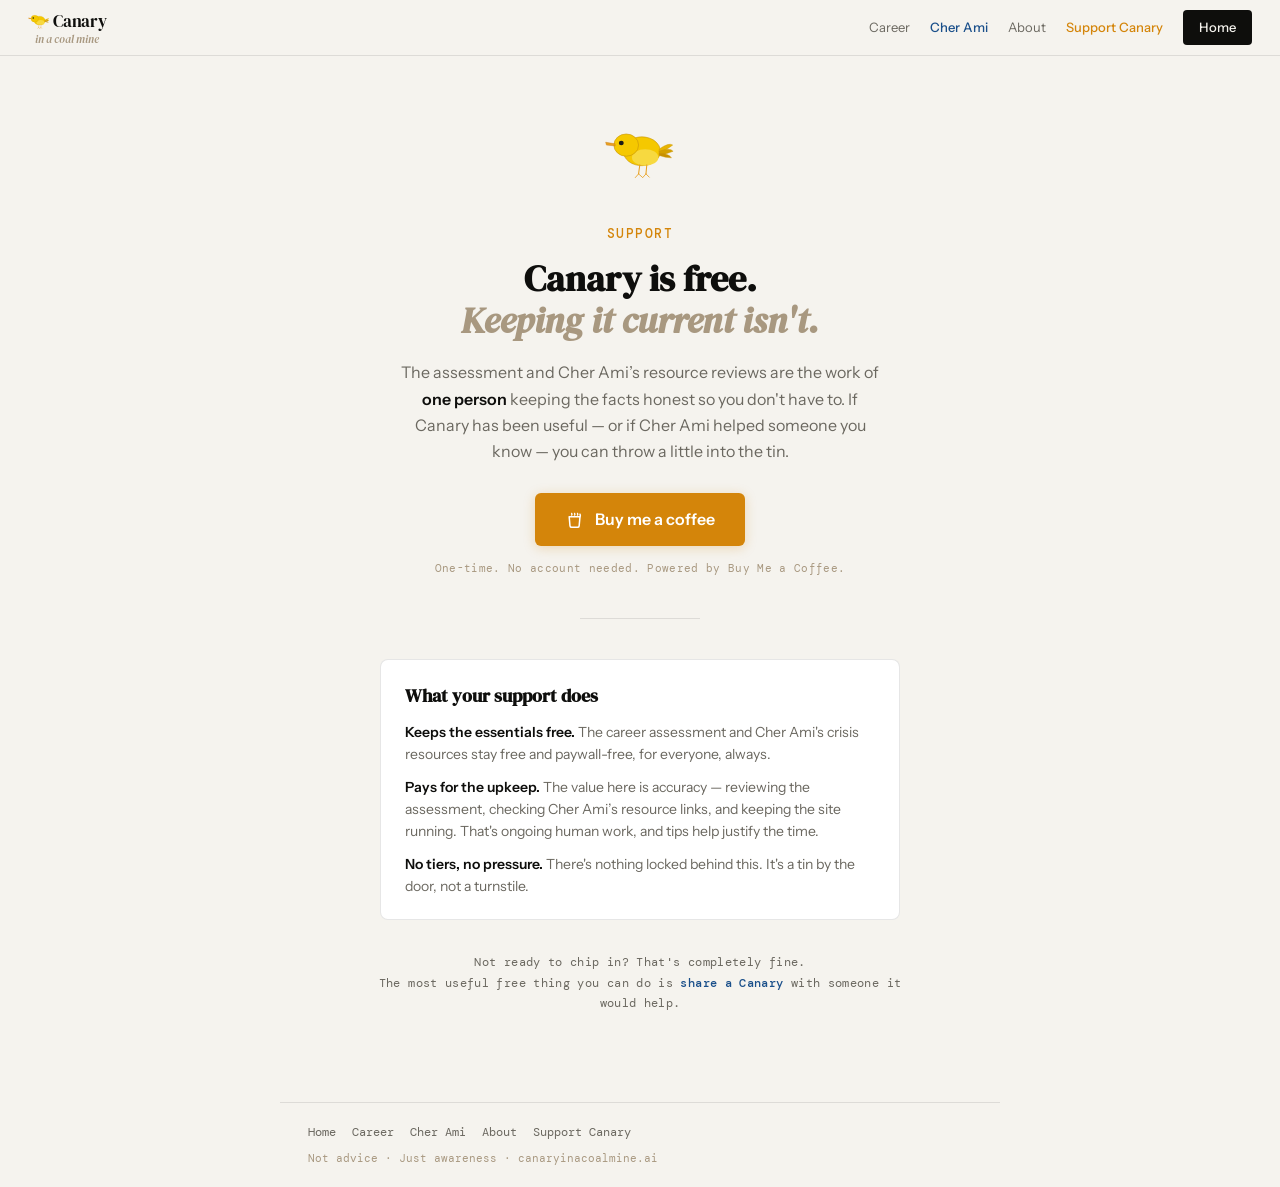
<file: support/index.html>
<!DOCTYPE html>
<html lang="en">
<head>
<meta charset="UTF-8">
<meta name="viewport" content="width=device-width, initial-scale=1.0">
<title>Support Canary in a Coal Mine</title>
<meta name="description" content="Canary in a Coal Mine is free to use. If it helped, you can leave a tip to keep it running.">
<meta property="og:type" content="website">
<meta property="og:title" content="Support Canary in a Coal Mine">
<meta property="og:description" content="Canary in a Coal Mine is free to use. If it helped, you can leave a tip to keep it running.">
<meta property="og:url" content="https://canaryinacoalmine.ai/support/">
<meta property="og:image" content="https://canaryinacoalmine.ai/og-image.png">
<meta name="twitter:card" content="summary_large_image">
<meta name="twitter:title" content="Support Canary in a Coal Mine">
<meta name="twitter:description" content="Canary in a Coal Mine is free to use. If it helped, you can leave a tip to keep it running.">
<meta name="twitter:image" content="https://canaryinacoalmine.ai/og-image.png">
<link rel="preconnect" href="https://fonts.googleapis.com">
<link rel="preconnect" href="https://fonts.gstatic.com" crossorigin>
<link href="https://fonts.googleapis.com/css2?family=DM+Serif+Display:ital@0;1&family=Instrument+Sans:wght@400;500;600&family=DM+Mono:wght@400;500&display=swap" rel="stylesheet">
<style>
:root{--black:#0e0e0c;--off-white:#f5f3ee;--cream:#ede9e0;--amber:#d4850a;--amber-light:#fdf3e0;--muted:#6b6860;--border:rgba(14,14,12,0.1);--blue:#1a4f8a;--green:#2d7a3a;--stone:#a89880;}
*,*::before,*::after{box-sizing:border-box;margin:0;padding:0;}
body{background:var(--off-white);color:var(--black);font-family:'Instrument Sans',sans-serif;line-height:1.6;}
a{color:inherit;text-decoration:none;}
nav{background:var(--off-white);border-bottom:1px solid var(--border);padding:0 28px;display:flex;align-items:center;justify-content:space-between;height:56px;position:sticky;top:0;z-index:100;}
.logo-wrap{display:flex;flex-direction:column;gap:1px;line-height:1;align-items:center;}
.logo-top{font-family:'DM Serif Display',serif;font-size:17px;color:var(--black);letter-spacing:-.01em;}
.logo-sub{font-family:'DM Serif Display',serif;font-style:italic;font-size:11px;color:var(--stone);}
.nav-links{display:flex;align-items:center;gap:20px;font-size:13px;color:var(--muted);}
.nav-links a:hover{color:var(--black);}
.nav-links a.active{color:var(--amber);font-weight:500;}
.nav-links a.blue{color:var(--blue);font-weight:500;}
.nav-links a.nav-support{color:var(--amber);font-weight:500;}
.nav-links a.nav-support:hover{color:#b8730a;}
.nav-btn{background:var(--black);color:var(--off-white);padding:7px 16px;border-radius:4px;font-size:13px;font-weight:500;}
.nav-btn:hover{background:#2a2a28;color:var(--off-white);}

.wrap{max-width:600px;margin:0 auto;padding:64px 28px 40px;text-align:center;}
.bird{margin-bottom:24px;}
.eyebrow{font-family:'DM Mono',monospace;font-size:13px;letter-spacing:.12em;text-transform:uppercase;color:var(--amber);margin-bottom:14px;font-weight:500;}
.title{font-family:'DM Serif Display',serif;font-size:36px;line-height:1.15;margin-bottom:18px;}
.title em{font-style:italic;color:var(--stone);}
.lede{font-size:16px;color:var(--muted);line-height:1.65;max-width:480px;margin:0 auto 28px;}
.lede strong{color:var(--black);font-weight:600;}

.bmc-btn{display:inline-flex;align-items:center;gap:10px;background:var(--amber);color:#fff;font-weight:600;font-size:16px;padding:14px 30px;border-radius:6px;transition:background .15s;box-shadow:0 2px 12px rgba(212,133,10,.25);}
.bmc-btn:hover{background:#b8730a;color:#fff;}
.bmc-btn svg{flex-shrink:0;}
.micro{font-family:'DM Mono',monospace;font-size:11px;color:var(--stone);margin-top:14px;letter-spacing:.03em;}

.divider{border:none;border-top:1px solid var(--border);margin:40px auto;max-width:120px;}

.note-card{background:#fff;border:1px solid var(--border);border-radius:8px;padding:22px 24px;text-align:left;max-width:520px;margin:0 auto;}
.note-card h3{font-family:'DM Serif Display',serif;font-size:18px;margin-bottom:10px;}
.note-card p{font-size:14px;color:var(--muted);line-height:1.6;margin-bottom:10px;}
.note-card p:last-child{margin-bottom:0;}
.note-card strong{color:var(--black);font-weight:600;}

.free-line{font-family:'DM Mono',monospace;font-size:12px;color:var(--muted);margin-top:32px;letter-spacing:.03em;line-height:1.7;}
.free-line a{color:var(--blue);font-weight:500;}

footer{border-top:1px solid var(--border);padding:20px 28px;display:flex;justify-content:space-between;align-items:center;flex-wrap:wrap;gap:8px;max-width:720px;margin:48px auto 0;}
.footer-links{display:flex;gap:16px;font-size:12px;color:var(--muted);font-family:'DM Mono',monospace;}
.footer-links a:hover{color:var(--black);}
.footer-note{font-size:11px;color:var(--stone);font-family:'DM Mono',monospace;}

/* mobile nav */
.logo-top{white-space:nowrap;display:inline-flex;align-items:center;}
.nav-links a{white-space:nowrap;}
@media(max-width:680px){
  nav{padding:0 14px;}
  .logo-sub{display:none;}
  .nav-links{gap:12px;font-size:12px;overflow-x:auto;}
  .nav-btn{display:none;}
}

.nav-links{scrollbar-width:none;-ms-overflow-style:none;}
.nav-links::-webkit-scrollbar{display:none;}
</style>
</head>
<body>
<nav>
  <a class='logo-wrap' href='/'>
    <span class="logo-top"><svg width="22" height="22" viewBox="58 60 175 123" xmlns="http://www.w3.org/2000/svg" style="display:inline-block;vertical-align:middle;margin-right:3px"><ellipse cx="150" cy="110" rx="45" ry="35" fill="#f5c800" stroke="#c8960a" stroke-width="1.5"/><ellipse cx="158" cy="125" rx="32" ry="20" fill="#f7d940" stroke="none"/><path d="M192 105 Q215 88 225 95 Q210 108 192 112Z" fill="#e8b400" stroke="#c8960a" stroke-width="1"/><path d="M192 110 Q218 100 226 110 Q210 118 192 118Z" fill="#d4a000" stroke="#c8960a" stroke-width="1"/><path d="M192 115 Q215 115 222 126 Q208 126 192 120Z" fill="#c89000" stroke="#c8960a" stroke-width="1"/><ellipse cx="112" cy="95" rx="30" ry="27" fill="#f5c800" stroke="#c8960a" stroke-width="1.5"/><path d="M85 92 L62 88 L64 95 L85 97Z" fill="#e8a020" stroke="#c8760a" stroke-width="1"/><ellipse cx="100" cy="90" rx="6" ry="5.5" fill="#1a1a18"/><line x1="145" y1="143" x2="142" y2="165" stroke="#e8a020" stroke-width="2.5" stroke-linecap="round"/><line x1="142" y1="165" x2="134" y2="174" stroke="#e8a020" stroke-width="2" stroke-linecap="round"/><line x1="142" y1="165" x2="151" y2="173" stroke="#e8a020" stroke-width="2" stroke-linecap="round"/><line x1="162" y1="143" x2="160" y2="165" stroke="#e8a020" stroke-width="2.5" stroke-linecap="round"/><line x1="160" y1="165" x2="152" y2="174" stroke="#e8a020" stroke-width="2" stroke-linecap="round"/><line x1="160" y1="165" x2="168" y2="173" stroke="#e8a020" stroke-width="2" stroke-linecap="round"/></svg>Canary</span>
    <span class="logo-sub">in a coal mine</span>
  </a>
  <div class="nav-links">
    <a href='/career'>Career</a>
    <a class='blue' href='/pigeon'>Cher Ami</a>
    <a href='/about'>About</a>
    <a class='nav-support active' href='/support'>Support Canary</a>
    <a class='nav-btn' href='/'>Home</a>
  </div>
</nav>

<div class="wrap">
  <div class="bird">
    <svg width="72" height="72" viewBox="58 60 175 123" xmlns="http://www.w3.org/2000/svg"><ellipse cx="150" cy="110" rx="45" ry="35" fill="#f5c800" stroke="#c8960a" stroke-width="1.5"/><ellipse cx="158" cy="125" rx="32" ry="20" fill="#f7d940" stroke="none"/><path d="M192 105 Q215 88 225 95 Q210 108 192 112Z" fill="#e8b400" stroke="#c8960a" stroke-width="1"/><path d="M192 110 Q218 100 226 110 Q210 118 192 118Z" fill="#d4a000" stroke="#c8960a" stroke-width="1"/><path d="M192 115 Q215 115 222 126 Q208 126 192 120Z" fill="#c89000" stroke="#c8960a" stroke-width="1"/><ellipse cx="112" cy="95" rx="30" ry="27" fill="#f5c800" stroke="#c8960a" stroke-width="1.5"/><path d="M85 92 L62 88 L64 95 L85 97Z" fill="#e8a020" stroke="#c8760a" stroke-width="1"/><ellipse cx="100" cy="90" rx="6" ry="5.5" fill="#1a1a18"/><line x1="145" y1="143" x2="142" y2="165" stroke="#e8a020" stroke-width="2.5" stroke-linecap="round"/><line x1="142" y1="165" x2="134" y2="174" stroke="#e8a020" stroke-width="2" stroke-linecap="round"/><line x1="142" y1="165" x2="151" y2="173" stroke="#e8a020" stroke-width="2" stroke-linecap="round"/><line x1="162" y1="143" x2="160" y2="165" stroke="#e8a020" stroke-width="2.5" stroke-linecap="round"/><line x1="160" y1="165" x2="152" y2="174" stroke="#e8a020" stroke-width="2" stroke-linecap="round"/><line x1="160" y1="165" x2="168" y2="173" stroke="#e8a020" stroke-width="2" stroke-linecap="round"/></svg>
  </div>
  <div class="eyebrow">Support</div>
  <h1 class="title">Canary is free.<br><em>Keeping it current isn't.</em></h1>
  <p class="lede">The assessment and Cher Ami’s resource reviews are the work of <strong>one person</strong> keeping the facts honest so you don't have to. If Canary has been useful — or if Cher Ami helped someone you know — you can throw a little into the tin.</p>

  <!-- Buy Me a Coffee button — handle: CanaryInACoalMine -->
  <a class="bmc-btn" href="https://www.buymeacoffee.com/jimcantrell2" target="_blank" rel="noopener">
    <svg width="20" height="20" viewBox="0 0 24 24" fill="none" xmlns="http://www.w3.org/2000/svg"><path d="M5 8h13l-1 11a2 2 0 0 1-2 1.8H8A2 2 0 0 1 6 19L5 8Z" stroke="#fff" stroke-width="1.8" stroke-linejoin="round"/><path d="M18 8a3 3 0 0 0 0-3" stroke="#fff" stroke-width="1.8" stroke-linecap="round"/><path d="M8 4c.6.7.6 1.3 0 2M11.5 4c.6.7.6 1.3 0 2M15 4c.6.7.6 1.3 0 2" stroke="#fff" stroke-width="1.6" stroke-linecap="round"/></svg>
    Buy me a coffee
  </a>
  <div class="micro">One-time. No account needed. Powered by Buy Me a Coffee.</div>

  <hr class="divider">

  <div class="note-card">
    <h3>What your support does</h3>
    <p><strong>Keeps the essentials free.</strong> The career assessment and Cher Ami's crisis resources stay free and paywall-free, for everyone, always.</p>
    <p><strong>Pays for the upkeep.</strong> The value here is accuracy — reviewing the assessment, checking Cher Ami’s resource links, and keeping the site running. That's ongoing human work, and tips help justify the time.</p>
    <p><strong>No tiers, no pressure.</strong> There's nothing locked behind this. It's a tin by the door, not a turnstile.</p>
  </div>

  <div class="free-line">
    Not ready to chip in? That's completely fine.<br>
    The most useful free thing you can do is <a href="/">share a Canary</a> with someone it would help.
  </div>
</div>

<footer>
  <div class="footer-links">
    <a href='/'>Home</a><a href='/career'>Career</a><a href='/pigeon'>Cher Ami</a><a href='/about'>About</a><a href='/support'>Support Canary</a>
  </div>
  <div class="footer-note">Not advice · Just awareness · canaryinacoalmine.ai</div>
</footer>
</body>
</html>
</file>
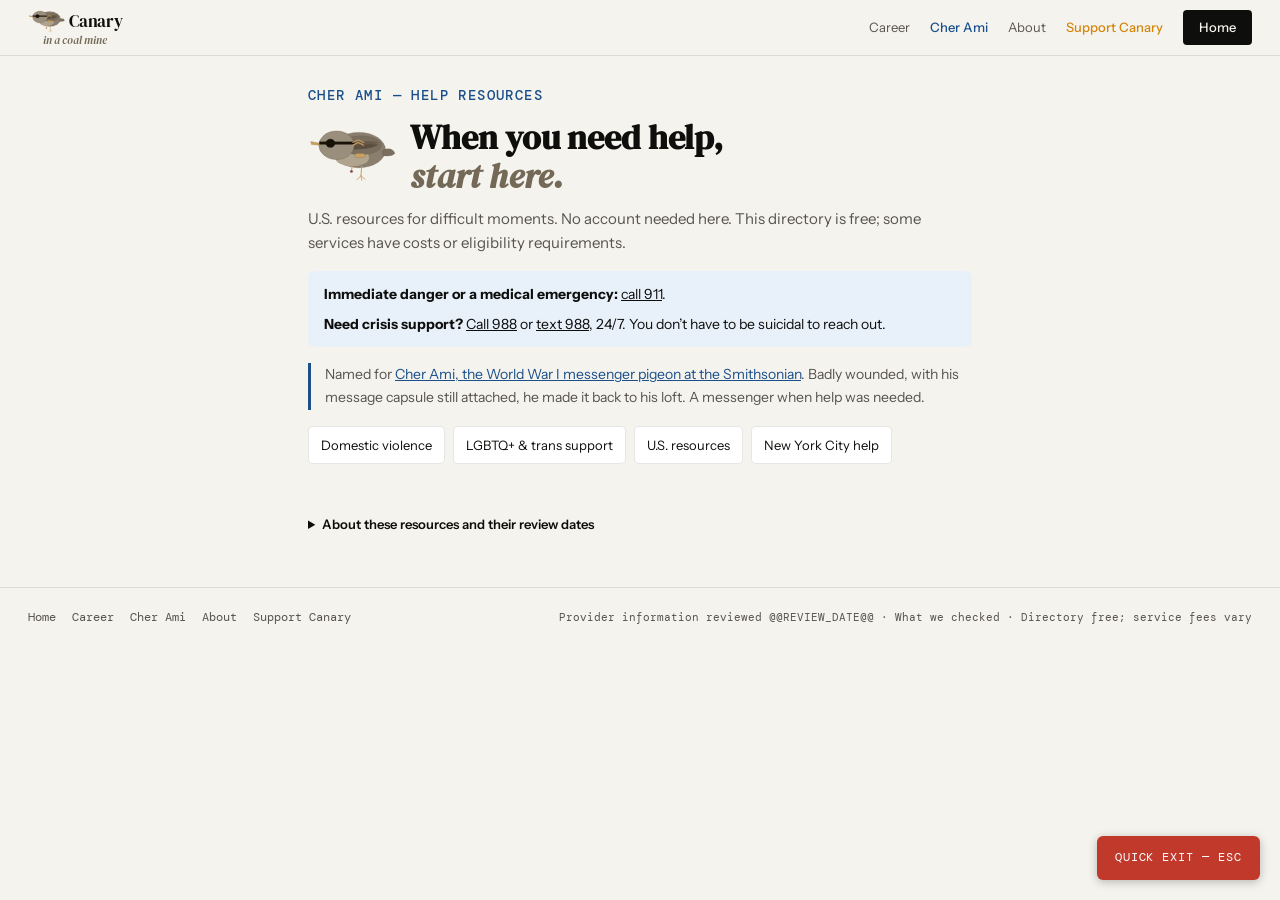
<file: pigeon/template.html>
<!DOCTYPE html>
<html lang="en">
<head>
<meta charset="UTF-8">
<meta property="og:image:width" content="1200"><meta property="og:image:height" content="630"><meta property="og:image:alt" content="Cher Ami, the messenger pigeon. U.S. and NYC help resources."><meta name="twitter:image:alt" content="Cher Ami, the messenger pigeon. U.S. and NYC help resources.">
<meta name="referrer" content="no-referrer">
<meta name="viewport" content="width=device-width, initial-scale=1.0">
<title>Cher Ami — U.S. and NYC Help Resources</title>
<meta name="description" content="Find U.S. crisis support, food, housing, health and legal resources, plus a separate NYC help section. Provider sources and review dates included.">
<meta property="og:type" content="website">
<meta property="og:title" content="Cher Ami — U.S. and NYC Help Resources">
<meta property="og:description" content="Find U.S. crisis support, food, housing, health and legal resources, plus a separate NYC help section. Provider sources and review dates included.">
<meta property="og:url" content="https://canaryinacoalmine.ai/pigeon/">
<meta property="og:image" content="https://canaryinacoalmine.ai/cher-ami-share-v1.png">
<meta name="twitter:card" content="summary_large_image">
<meta name="twitter:title" content="Cher Ami — U.S. and NYC Help Resources">
<meta name="twitter:description" content="Find U.S. crisis support, food, housing, health and legal resources, plus a separate NYC help section. Provider sources and review dates included.">
<meta name="twitter:image" content="https://canaryinacoalmine.ai/cher-ami-share-v1.png">
<link rel="preconnect" href="https://fonts.googleapis.com">
<link rel="preconnect" href="https://fonts.gstatic.com" crossorigin>
<link href="https://fonts.googleapis.com/css2?family=DM+Serif+Display:ital@0;1&family=Instrument+Sans:wght@400;500;600&family=DM+Mono:wght@400;500&display=swap" rel="stylesheet">
<style>
:root{--black:#0e0e0c;--off-white:#f5f3ee;--cream:#ede9e0;--amber:#d4850a;--amber-light:#fdf3e0;--muted:#6b6860;--border:rgba(14,14,12,0.1);--blue:#1a4f8a;--blue-light:#e8f0fa;--green:#2d7a3a;--red:#c0392b;--stone:#a89880;}
*,*::before,*::after{box-sizing:border-box;margin:0;padding:0;}
body{background:var(--off-white);color:var(--black);font-family:'Instrument Sans',sans-serif;line-height:1.6;}
a{color:inherit;text-decoration:none;}
nav{background:var(--off-white);border-bottom:1px solid var(--border);padding:0 28px;display:flex;align-items:center;justify-content:space-between;height:56px;position:sticky;top:0;z-index:100;}
.logo-wrap{display:flex;flex-direction:column;gap:1px;line-height:1;align-items:center;}
.logo-top{font-family:'DM Serif Display',serif;font-size:17px;color:var(--black);letter-spacing:-.01em;}
.logo-sub{font-family:'DM Serif Display',serif;font-style:italic;font-size:11px;color:var(--stone);}
.nav-links{display:flex;align-items:center;gap:20px;font-size:13px;color:var(--muted);}
.nav-links a:hover{color:var(--black);}
.nav-links a.active{color:var(--blue);font-weight:500;}
.nav-btn{background:var(--black);color:var(--off-white);padding:7px 16px;border-radius:4px;font-size:13px;font-weight:500;}
.nav-btn:hover{background:#2a2a28;color:var(--off-white);}
.nav-links a.nav-support{color:var(--amber);font-weight:500;}
.nav-links a.nav-support:hover{color:#b8730a;}
.page-header{padding:48px 28px 36px;max-width:720px;margin:0 auto;}
.eyebrow{font-family:'DM Mono',monospace;font-size:18px;letter-spacing:.1em;text-transform:uppercase;color:var(--blue);margin-bottom:12px;font-weight:500;}
.page-title{font-family:'DM Serif Display',serif;font-size:36px;line-height:1.15;margin-bottom:10px;}
.page-title em{font-style:italic;color:var(--stone);}
.page-sub{font-size:15px;color:var(--muted);line-height:1.6;max-width:520px;}
.quick-exit{position:fixed;bottom:20px;right:20px;z-index:999;background:var(--red);color:#fff;border:none;border-radius:6px;padding:12px 18px;font-family:'DM Mono',monospace;font-size:12px;text-transform:uppercase;letter-spacing:.08em;cursor:pointer;box-shadow:0 2px 10px rgba(0,0,0,.25);}
.quick-exit:hover{background:#a02f22;}
.quick-exit:focus-visible{outline:3px solid var(--black);outline-offset:3px;}
body{padding-bottom:90px;}
.quick-exit{min-height:44px;bottom:max(20px,env(safe-area-inset-bottom));}
.exit-note a{text-decoration:underline;}
.exit-note{font-size:12px;color:var(--muted);margin-top:8px;line-height:1.5;}
.page-lede{margin-top:14px;font-size:13px;color:var(--muted);line-height:1.6;max-width:520px;padding:12px 16px;background:var(--blue-light);border-left:3px solid var(--blue);border-radius:0 4px 4px 0;}
.page-lede strong{color:var(--blue);}
.crisis-wrap{max-width:720px;margin:0 auto;padding:0 28px;}
.crisis-grid{column-count:2;column-gap:14px;}
.crisis-grid > .crisis-card{break-inside:avoid;display:inline-block;width:100%;margin-bottom:14px;vertical-align:top;}
@media(max-width:600px){.crisis-grid{column-count:1;}}
.crisis-card{background:#fff;border:1px solid var(--border);border-radius:8px;padding:18px 20px;}
.crisis-card-header{display:flex;align-items:center;gap:10px;margin-bottom:12px;}
.crisis-icon{width:30px;height:30px;border-radius:6px;background:var(--blue-light);display:flex;align-items:center;justify-content:center;font-size:14px;flex-shrink:0;}
.crisis-title{font-family:'DM Serif Display',serif;font-size:15px;color:var(--black);}
.crisis-resources{list-style:none;}
.crisis-resources li{padding:7px 0;border-top:1px solid var(--border);font-size:13px;line-height:1.45;}
.crisis-resources li:first-child{border-top:none;}
.resource-name{font-weight:500;color:var(--black);display:block;margin-bottom:1px;}
.resource-line{color:var(--muted);font-size:12px;display:block;}
.resource-link{color:var(--blue);font-size:12px;font-weight:500;}
.resource-link:hover{text-decoration:underline;}
.hotline{font-family:'DM Mono',monospace;font-size:12px;font-weight:500;color:var(--black);}
.tag-free{display:inline-block;font-family:'DM Mono',monospace;font-size:9px;letter-spacing:.06em;text-transform:uppercase;background:#eaf3de;color:#2d5a1a;padding:1px 5px;border-radius:2px;margin-left:4px;vertical-align:middle;}
.section-rule{border:none;border-top:1px solid var(--border);margin:40px 28px 0;}
.intel-section{max-width:720px;margin:0 auto;padding:32px 28px 0;}
.intel-header{display:flex;align-items:center;gap:8px;margin-bottom:16px;}
.intel-header-dot{width:7px;height:7px;border-radius:50%;background:var(--blue);flex-shrink:0;}
.intel-header-label{font-family:'DM Mono',monospace;font-size:10px;text-transform:uppercase;letter-spacing:.1em;color:var(--muted);}
.intel-header-date{font-family:'DM Mono',monospace;font-size:10px;color:var(--stone);margin-left:auto;}
.intel-grid{display:grid;grid-template-columns:1fr 1fr;gap:10px;}
@media(max-width:600px){.intel-grid{grid-template-columns:1fr;}}
.icard{background:#fff;border:1px solid var(--border);border-radius:8px;padding:16px 18px;}
.icard-top{display:flex;align-items:flex-start;justify-content:space-between;margin-bottom:8px;gap:8px;}
.icard-topic{font-family:'DM Mono',monospace;font-size:9px;letter-spacing:.1em;text-transform:uppercase;color:var(--muted);}
.pill{font-family:'DM Mono',monospace;font-size:9px;padding:2px 7px;border-radius:3px;font-weight:500;white-space:nowrap;flex-shrink:0;}
.pill-red{background:#fce8e8;color:#a32d2d;}
.pill-amber{background:#faeeda;color:#854f0b;}
.pill-green{background:#eaf3de;color:#3b6d11;}
.icard-headline{font-size:13px;font-weight:500;color:var(--black);line-height:1.35;margin-bottom:6px;}
.icard-body{font-size:12px;color:var(--muted);line-height:1.5;}
.icard-divider{height:1px;background:var(--border);margin:10px 0;}
.irow{display:flex;align-items:baseline;gap:5px;font-size:11.5px;color:var(--muted);margin-top:5px;line-height:1.4;}
.rr{font-family:'DM Mono',monospace;font-size:10px;color:var(--red);flex-shrink:0;}
.rg{font-family:'DM Mono',monospace;font-size:10px;color:var(--green);flex-shrink:0;}
.ra{font-family:'DM Mono',monospace;font-size:10px;color:var(--amber);flex-shrink:0;}
.intel-note{font-family:'DM Mono',monospace;font-size:10px;color:var(--stone);margin-top:10px;padding-bottom:32px;}
footer{border-top:1px solid var(--border);padding:20px 28px;display:flex;justify-content:space-between;align-items:center;flex-wrap:wrap;gap:8px;}
.footer-links{display:flex;gap:16px;font-size:12px;color:var(--muted);font-family:'DM Mono',monospace;}
.footer-links a{color:var(--muted);}
.footer-links a:hover{color:var(--black);}
.footer-note{font-size:11px;color:var(--stone);font-family:'DM Mono',monospace;}

.title-row { display: flex; align-items: flex-start; gap: 12px; margin-bottom: 10px; }
.title-row h1 { margin-bottom: 0; }

/* mobile nav */
.logo-top{white-space:nowrap;display:inline-flex;align-items:center;}
.nav-links a{white-space:nowrap;}
@media(max-width:680px){
  nav{padding:0 14px;}
  .logo-sub{display:none;}
  .nav-links{gap:12px;font-size:12px;overflow-x:auto;}
  .nav-btn{display:none;}
}

.nav-links{scrollbar-width:none;-ms-overflow-style:none;}
.nav-links::-webkit-scrollbar{display:none;}

/* Resource directory */
:root{--muted:#57544e;--stone:#746856;}
html{scroll-padding-top:76px;}
a:focus-visible,summary:focus-visible{outline:3px solid var(--blue);outline-offset:3px;}
.skip-link{position:fixed;left:12px;top:-100px;z-index:1000;background:#fff;padding:12px;}
.skip-link:focus{top:8px;}
.page-header{padding-top:28px;padding-bottom:22px;}
.page-sub{max-width:none;}
.page-title{font-size:34px;}
.eyebrow{font-size:14px;}
.title-row{align-items:center;}
.crisis-wrap{padding-bottom:24px;}
.section-heading{font-family:'DM Serif Display',serif;font-weight:400;font-size:25px;margin:24px 0 8px;}
.section-intro{font-size:14px;color:var(--muted);margin:0 0 16px;}
.crisis-title{font-size:20px;font-weight:400;}
.crisis-card-header{margin-bottom:10px;}
.crisis-resources li{padding:12px 0;font-size:15px;}
.resource-name{font-size:15px;font-weight:600;}
.resource-line{font-size:14px;line-height:1.55;margin:4px 0;}
.resource-detail{font-size:12px;line-height:1.5;color:var(--muted);margin:6px 0;}
.resource-link{font-size:14px;text-decoration:underline;display:inline-block;padding:5px 0;}
.contact-line{margin:7px 0;}
.hotline{font-size:13px;display:inline-block;min-height:44px;padding:10px 0;text-decoration:underline;}
.text-contact{display:block;width:fit-content;font-size:13px;min-height:44px;padding:10px 0;text-decoration:underline;}
.fallback-link{text-decoration:underline;}
.resource-source{font-size:11px;color:var(--muted);margin-top:5px;}
.resource-source summary{cursor:pointer;min-height:24px;}
.resource-source a{text-decoration:underline;display:block;overflow-wrap:anywhere;padding:4px 0;}
.priority-card{border-top:4px solid var(--red);margin-bottom:18px;}
.priority-card > .crisis-resources{display:grid;grid-template-columns:1fr 1fr;gap:20px;}
.priority-card > .crisis-resources li{border-top:none;}
.exit-note{font-size:13px;}
.urgent-help{background:var(--blue-light);border-radius:6px;padding:12px 16px;margin:16px 0;font-size:14px;}
.urgent-help p+p{margin-top:8px;}
.urgent-help a{text-decoration:underline;}
.cher-ami-story{font-size:14px;line-height:1.65;color:var(--muted);border-left:3px solid var(--blue);padding-left:14px;margin:16px 0;}
.cher-ami-story a{color:var(--blue);text-decoration:underline;}
.jump-links{display:flex;gap:8px;flex-wrap:wrap;margin-top:14px;}
.jump-links a{padding:8px 12px;border:1px solid var(--border);border-radius:5px;font-size:13px;background:#fff;}
.jump-links a:hover{background:var(--blue-light);}
.topic-list{margin:12px 0 18px;font-size:14px;}
.topic-list summary{cursor:pointer;padding:6px 0;}
.local-help{background:var(--blue-light);border-radius:8px;padding:16px 20px;margin:0 0 18px;}
.local-help .resource-name{font-size:18px;}
.nyc-section{border-top:2px solid var(--blue);margin-top:28px;padding-top:8px;}
.review-note{font-size:13px;margin:20px 0;line-height:1.6;}
.review-note summary{cursor:pointer;font-weight:600;padding:8px 0;}
.review-note a{text-decoration:underline;}
.review-note p{margin:8px 0;}
.footer-note{color:var(--muted);max-width:720px;}
@media(max-width:600px){.priority-card > .crisis-resources{grid-template-columns:1fr;gap:0;}.priority-card > .crisis-resources li+li{border-top:1px solid var(--border);}.title-row svg{width:66px;height:48px;}.page-title{font-size:29px;}.page-header,.crisis-wrap{padding-left:18px;padding-right:18px;}}

</style>
</head>
<body>
<a class="skip-link" href="#main">Skip to resources</a>
<a class="quick-exit" id="quick-exit" href="https://www.google.com/" referrerpolicy="no-referrer" aria-keyshortcuts="Escape" aria-label="Quick exit to Google — or press Escape">Quick exit — ESC</a>
<script>
// Keep the native link usable when JavaScript is unavailable.
function quickExit(event){
  event.preventDefault();
  window.location.replace('https://www.google.com/');
}
document.getElementById('quick-exit').addEventListener('click',quickExit);
document.addEventListener('keydown',function(event){
  if(event.key==='Escape'){quickExit(event);}
},true);
</script>
<nav>
  <a href="/" class="logo-wrap"><span class="logo-top"><svg width="38" height="24" viewBox="210 130 265 165" xmlns="http://www.w3.org/2000/svg" style="display:inline-block;vertical-align:middle;margin-right:3px"><ellipse cx="360" cy="192" rx="78" ry="52" fill="#8a7e6e" stroke="#6b5c4a" stroke-width="1"/><ellipse cx="340" cy="214" rx="50" ry="26" fill="#b0a48e" stroke="none"/><ellipse cx="365" cy="178" rx="62" ry="28" fill="#7a6e5e" stroke="#6b5c4a" stroke-width="0.8"/><path d="M310 183 Q338 160 420 168 Q396 184 310 183Z" fill="#6b5c4a"/><path d="M312 191 Q341 170 418 176 Q394 193 312 191Z" fill="#5c4e3e"/><path d="M320 180 Q350 164 405 169" fill="none" stroke="#5a4e3e" stroke-width="0.7"/><path d="M318 186 Q348 171 407 176" fill="none" stroke="#5a4e3e" stroke-width="0.7"/><path d="M430 192 Q458 181 466 202 Q455 213 430 208Z" fill="#7a6e5e" stroke="#6b5c4a" stroke-width="0.8"/><ellipse cx="294" cy="178" rx="52" ry="42" fill="#9a8e7c" stroke="#6b5c4a" stroke-width="1"/><ellipse cx="294" cy="178" rx="50" ry="40" fill="#9a8e7c" stroke="none"/><path d="M246 172 L218 167 L220 176 L246 178 Z" fill="#c8a060" stroke="#9a7040" stroke-width="0.8"/><ellipse cx="276" cy="172" rx="13" ry="12" fill="#1a1208" stroke="#0a0800" stroke-width="1.5"/><rect x="244" y="168" width="102" height="7" rx="0" fill="#1a1208" stroke="#0a0800" stroke-width="0.8"/><path d="M342 170 L358 162 L374 170" fill="none" stroke="#c8a060" stroke-width="3" stroke-linecap="round" stroke-linejoin="round"/><path d="M342 178 L358 170 L374 178" fill="none" stroke="#c8a060" stroke-width="3" stroke-linecap="round" stroke-linejoin="round"/><rect x="348" y="202" width="30" height="12" rx="5" fill="#c8a060" stroke="#9a7040" stroke-width="1"/><line x1="368" y1="240" x2="366" y2="268" stroke="#c8a060" stroke-width="3" stroke-linecap="round"/><line x1="366" y1="268" x2="354" y2="279" stroke="#c8a060" stroke-width="2.5" stroke-linecap="round"/><line x1="366" y1="268" x2="368" y2="281" stroke="#c8a060" stroke-width="2.5" stroke-linecap="round"/><line x1="366" y1="268" x2="378" y2="278" stroke="#c8a060" stroke-width="2.5" stroke-linecap="round"/><line x1="340" y1="240" x2="338" y2="254" stroke="#c8a060" stroke-width="3" stroke-linecap="round"/><ellipse cx="338" cy="255" rx="4" ry="3" fill="#8a4040" stroke="#6a2020" stroke-width="0.8"/></svg>Canary</span><span class="logo-sub">in a coal mine</span></a>
  <div class="nav-links">
    <a href="/career">Career</a>
    <a href="/pigeon" class="active">Cher Ami</a>
    <a href="/about">About</a>
    <a href="/support" class="nav-support">Support Canary</a>
    <a href="/" class="nav-btn">Home</a>
  </div>
</nav>
<main id="main">
<div class="page-header">
  <div class="eyebrow">Cher Ami — Help Resources</div>
  <div class="title-row"><svg width="90" height="60" viewBox="210 130 265 165" xmlns="http://www.w3.org/2000/svg" style="flex-shrink:0;margin-top:0"><ellipse cx="360" cy="192" rx="78" ry="52" fill="#8a7e6e" stroke="#6b5c4a" stroke-width="1"/><ellipse cx="340" cy="214" rx="50" ry="26" fill="#b0a48e" stroke="none"/><ellipse cx="365" cy="178" rx="62" ry="28" fill="#7a6e5e" stroke="#6b5c4a" stroke-width="0.8"/><path d="M310 183 Q338 160 420 168 Q396 184 310 183Z" fill="#6b5c4a"/><path d="M312 191 Q341 170 418 176 Q394 193 312 191Z" fill="#5c4e3e"/><path d="M320 180 Q350 164 405 169" fill="none" stroke="#5a4e3e" stroke-width="0.7"/><path d="M318 186 Q348 171 407 176" fill="none" stroke="#5a4e3e" stroke-width="0.7"/><path d="M430 192 Q458 181 466 202 Q455 213 430 208Z" fill="#7a6e5e" stroke="#6b5c4a" stroke-width="0.8"/><ellipse cx="294" cy="178" rx="52" ry="42" fill="#9a8e7c" stroke="#6b5c4a" stroke-width="1"/><ellipse cx="294" cy="178" rx="50" ry="40" fill="#9a8e7c" stroke="none"/><path d="M246 172 L218 167 L220 176 L246 178 Z" fill="#c8a060" stroke="#9a7040" stroke-width="0.8"/><ellipse cx="276" cy="172" rx="13" ry="12" fill="#1a1208" stroke="#0a0800" stroke-width="1.5"/><rect x="244" y="168" width="102" height="7" rx="0" fill="#1a1208" stroke="#0a0800" stroke-width="0.8"/><path d="M342 170 L358 162 L374 170" fill="none" stroke="#c8a060" stroke-width="3" stroke-linecap="round" stroke-linejoin="round"/><path d="M342 178 L358 170 L374 178" fill="none" stroke="#c8a060" stroke-width="3" stroke-linecap="round" stroke-linejoin="round"/><rect x="348" y="202" width="30" height="12" rx="5" fill="#c8a060" stroke="#9a7040" stroke-width="1"/><line x1="368" y1="240" x2="366" y2="268" stroke="#c8a060" stroke-width="3" stroke-linecap="round"/><line x1="366" y1="268" x2="354" y2="279" stroke="#c8a060" stroke-width="2.5" stroke-linecap="round"/><line x1="366" y1="268" x2="368" y2="281" stroke="#c8a060" stroke-width="2.5" stroke-linecap="round"/><line x1="366" y1="268" x2="378" y2="278" stroke="#c8a060" stroke-width="2.5" stroke-linecap="round"/><line x1="340" y1="240" x2="338" y2="254" stroke="#c8a060" stroke-width="3" stroke-linecap="round"/><ellipse cx="338" cy="255" rx="4" ry="3" fill="#8a4040" stroke="#6a2020" stroke-width="0.8"/></svg><h1 class="page-title">When you need help,<br><em>start here.</em></h1></div>
  <p class="page-sub">U.S. resources for difficult moments. No account needed here. This directory is free; some services have costs or eligibility requirements.</p>
  <div class="urgent-help">
    <p><strong>Immediate danger or a medical emergency:</strong> <a href="tel:911">call 911</a>.</p>
    <p><strong>Need crisis support?</strong> <a href="tel:988">Call 988</a> or <a href="sms:988">text 988</a>, 24/7. You don’t have to be suicidal to reach out.</p>
  </div>
  <p class="cher-ami-story">Named for <a href="https://americanhistory.si.edu/collections/object/nmah_425415" rel="noreferrer">Cher Ami, the World War I messenger pigeon at the Smithsonian</a>. Badly wounded, with his message capsule still attached, he made it back to his loft. A messenger when help was needed.</p>
  <div class="jump-links" role="navigation" aria-label="Main resource sections"><a href="#domestic-violence">Domestic violence</a><a href="#lgbtq-help">LGBTQ+ &amp; trans support</a><a href="#national-resources">U.S. resources</a><a href="#nyc-help">New York City help</a></div>
</div>
<div class="crisis-wrap">
<!-- DIRECTORY -->
<details class="review-note" id="about-resources">
  <summary>About these resources and their review dates</summary>
  <p>Each entry links to provider information checked on the date shown. We reviewed the linked information and the contact details we list. We did not place test calls or texts, exercise provider searches or chats, submit applications, or confirm current openings. Some external searches require JavaScript. A review date is not a guarantee of availability.</p>
  <p>Confirm hours, eligibility and any fees with the provider before travelling or committing to a service. Linked sites have their own privacy policies. Links open in this tab. Cher Ami does not provide crisis counseling or monitor requests for help.</p>
  <p>Outside the U.S.? <a href="https://findahelpline.com/" rel="noreferrer">Find a Helpline</a> lets you look for crisis and emotional support by country.</p>
</details>
</div>
</main>
<footer>
  <div class="footer-links"><a href="/">Home</a><a href="/career">Career</a><a href="/pigeon">Cher Ami</a><a href="/about">About</a><a href="/support">Support Canary</a></div>
  <div class="footer-note">Provider information reviewed @@REVIEW_DATE@@ · <a href="#about-resources">What we checked</a> · Directory free; service fees vary</div>
</footer>
</body>
</html>
</file>
<file: career/assessment.css>
/* Original Canary colors and typography; native, readable form controls. */
[hidden]{display:none!important}html{scroll-padding-top:78px}.skip-link{position:absolute;left:16px;top:-70px;background:#fff;padding:12px;z-index:300}.skip-link:focus{top:8px}a:focus-visible,button:focus-visible,input:focus-visible,select:focus-visible,summary:focus-visible{outline:3px solid #1a4f8a;outline-offset:4px}button,input,select,textarea{font:inherit}button{cursor:pointer}.page-header{padding-bottom:26px}.page-sub{max-width:650px}.page-sub a,.method a,.result-box a{color:var(--blue);text-decoration:underline}.check-meta{margin-top:16px;color:var(--muted);font-size:12px}.scorer-wrap{max-width:800px}.check-intro{font-size:14px;color:var(--muted);margin-bottom:20px}.q-card{min-width:0;padding:22px;border:1px solid var(--border)}.q-card legend{float:left;width:100%;font-weight:600;font-size:16px;line-height:1.4;margin-bottom:12px}.q-card legend .q-num{display:block;font-weight:400;margin-bottom:8px;font-size:10px}.question-content{clear:both}.q-hint{font-family:'Instrument Sans',sans-serif;font-size:12px;letter-spacing:0;color:var(--muted);line-height:1.55;margin:0 0 15px}.task-options{display:grid;grid-template-columns:1fr 1fr;gap:8px}.choice{display:flex;align-items:flex-start;gap:10px;min-height:46px;font-size:13px;line-height:1.5;padding:11px 12px;border:1px solid #c9c6be;border-radius:5px;cursor:pointer;background:#fcfbf8}.choice:has(input:checked){background:var(--amber-light);border-color:#b5730b}.choice:hover{border-color:#8a8170}.choice input{accent-color:#875509;flex-shrink:0;width:17px;height:17px;margin-top:2px}.choice span{min-width:0}.single-options{display:grid;gap:8px}.task-row{padding:15px 0;border-top:1px solid var(--border)}.task-row:first-child{border-top:0;padding-top:0}.task-row label{display:block;font-weight:500;font-size:13px;margin-bottom:7px}.task-row select{display:block;width:100%;max-width:100%;min-height:46px;padding:8px;border:1px solid #b8b3a8;border-radius:4px;background:#fff;color:var(--black);font-size:13px}.allocation{margin-top:18px;padding:17px;background:var(--off-white);border-radius:5px}.allocation h3{font-size:14px;margin-bottom:5px}.allocation p{font-size:12px;color:var(--muted);margin-bottom:10px}.share-row{display:flex;align-items:center;justify-content:space-between;gap:15px;padding:8px 0;font-size:13px}.share-row>label{flex:1}.share-entry{display:flex;align-items:center;gap:6px}.share-entry input{width:75px;min-height:42px;padding:6px;border:1px solid #b8b3a8;border-radius:4px;background:#fff}.total{font-size:13px;font-weight:600;margin-top:10px}.invalid{color:#9b251c}.subtle-button{border:0;background:transparent;color:var(--blue);padding:8px 0;text-decoration:underline;min-height:40px;font-size:12px}.placeholder-note{font-size:13px;color:var(--muted);padding:8px 0}.live-status{font-size:12px;min-height:20px;color:var(--muted);margin-top:10px}.completion{position:sticky;bottom:0;background:var(--off-white);border-top:1px solid var(--border);padding:15px 0;z-index:5}.completion-actions{display:flex;align-items:center;gap:18px;flex-wrap:wrap}.score-btn{margin:0;opacity:1;min-height:46px;padding:11px 24px}.completion p{font-size:12px;color:var(--muted);margin-top:8px}.form-errors{border-left:4px solid #a32b20;background:#fff0eb;padding:15px 18px;margin:15px 0}.form-errors h2{font-size:15px;margin-bottom:5px}.form-errors ul{padding-left:18px;font-size:13px}.form-errors a{color:#922b1d;text-decoration:underline}.result-box{display:block;padding:27px;margin:10px 0 30px;scroll-margin-top:75px}.result-title{font-family:'DM Serif Display',serif;font-weight:400;font-size:31px;line-height:1.2;margin-bottom:16px}.result-title:focus{outline:none}.answer{font-size:15px;line-height:1.7}.result-limit{font-size:12px;color:var(--muted);margin-top:15px}.assessment-axes{display:grid;grid-template-columns:1fr 1fr;gap:12px;margin:23px 0}.assessment-axis{background:var(--off-white);border:1px solid var(--border);border-radius:5px;padding:15px}.assessment-axis h3{font-family:'DM Mono',monospace;font-size:10px;text-transform:uppercase;letter-spacing:.08em;font-weight:400;color:var(--muted);margin-bottom:6px}.assessment-axis p{font-size:17px;font-weight:500}.result-section h3{font-family:'DM Mono',monospace;font-size:11px;text-transform:uppercase;letter-spacing:.05em;margin-bottom:8px;color:#82500a}.result-section p,.result-section li{font-size:13px;line-height:1.65;color:var(--muted)}.result-section ul{padding-left:18px}.result-section li+li{margin-top:9px}.task-breakdown{display:grid;gap:12px;margin-top:12px}.task-read{border:1px solid var(--border);border-radius:6px;padding:17px}.task-read h4{font-size:15px;line-height:1.4;margin-bottom:6px}.task-read .time{font-family:'DM Mono',monospace;font-size:10px;color:var(--muted);margin-bottom:7px}.task-band{font-weight:600;color:var(--black)!important;margin-bottom:7px}.task-read p{font-size:13px;margin-top:7px}.task-read strong{font-weight:600;color:var(--black)}.workplace-note{border-left:4px solid var(--blue);padding:17px 19px;background:var(--blue-light);margin-top:24px}.workplace-note.warning{border-color:#9d5720;background:#fbefdf}.workplace-note h3{font-size:15px;margin-bottom:7px}.workplace-note p{font-size:13px;line-height:1.6}.next-action{padding:20px;background:var(--amber-light);border:1px solid #dbc8a9;border-radius:6px;margin:24px 0}.next-action h3{font-size:16px;margin-bottom:9px}.next-action p{font-size:14px;line-height:1.65}.next-action blockquote{font-size:14px;border-top:1px solid #dbc8a9;margin-top:16px;padding-top:13px}.result-tools{display:flex;gap:10px 18px;flex-wrap:wrap;align-items:center;margin-top:23px}.result-tools button{padding:10px 14px;min-height:44px;border:1px solid #9b9486;border-radius:4px;background:var(--off-white);font-size:13px}.result-tools .edit-button{background:var(--black);color:var(--off-white);border-color:var(--black)}.copy-status{font-size:12px;color:var(--muted);margin-top:10px}.copy-fallback label{display:block;font-size:13px;margin-top:14px}.copy-fallback textarea{width:100%;margin-top:7px;font-size:12px;padding:12px;border:1px solid var(--border)}.method{max-width:800px;margin:28px auto 40px;padding:0 28px}.method summary{cursor:pointer;font-weight:500;font-size:14px;min-height:44px;padding:10px 0}.method h2{font-family:'DM Serif Display',serif;font-size:26px;font-weight:400;margin:15px 0 10px}.method p,.method li{font-size:13px;line-height:1.7;color:var(--muted);margin-bottom:12px}.method ul{padding-left:20px}.help-link{max-width:800px;margin:24px auto 0;padding:0 28px;font-size:14px}.help-link a{color:var(--blue);text-decoration:underline}.reason-block{border-top:1px solid var(--border);margin-top:18px;padding-top:18px}.reason-block legend{font-size:14px}.check-grid-heading{margin:0 0 18px;font-family:'DM Serif Display',serif;font-size:23px;font-weight:400}#form:focus{outline:none}.mobile-nav{display:none}.review-note{border-bottom:1px solid #ccc2a9;background:#f2ead8;padding:10px 28px;font-size:12px}.review-note a{color:var(--blue);text-decoration:underline}
@media(max-width:640px){.task-options{grid-template-columns:1fr}.page-title{font-size:31px}.page-header{padding-top:30px}.q-card{padding:18px 15px}.scorer-wrap,.page-header,.method,.help-link{padding-left:16px;padding-right:16px}.title-row>svg{width:60px;height:60px}.choice{font-size:13px}.assessment-axes{grid-template-columns:1fr}.result-box{padding:21px 17px}.result-title{font-size:28px}.answer{font-size:14px}.share-row{font-size:12px}.completion-actions{gap:8px 14px}.score-btn{font-size:13px}.task-read{padding:14px}.completion{position:static}.nav-links{gap:10px}.nav-links a.nav-support{display:none}nav{gap:15px}.result-tools{gap:9px}.review-note{padding:10px 16px}}
@media(prefers-reduced-motion:reduce){html{scroll-behavior:auto}}
</file>
